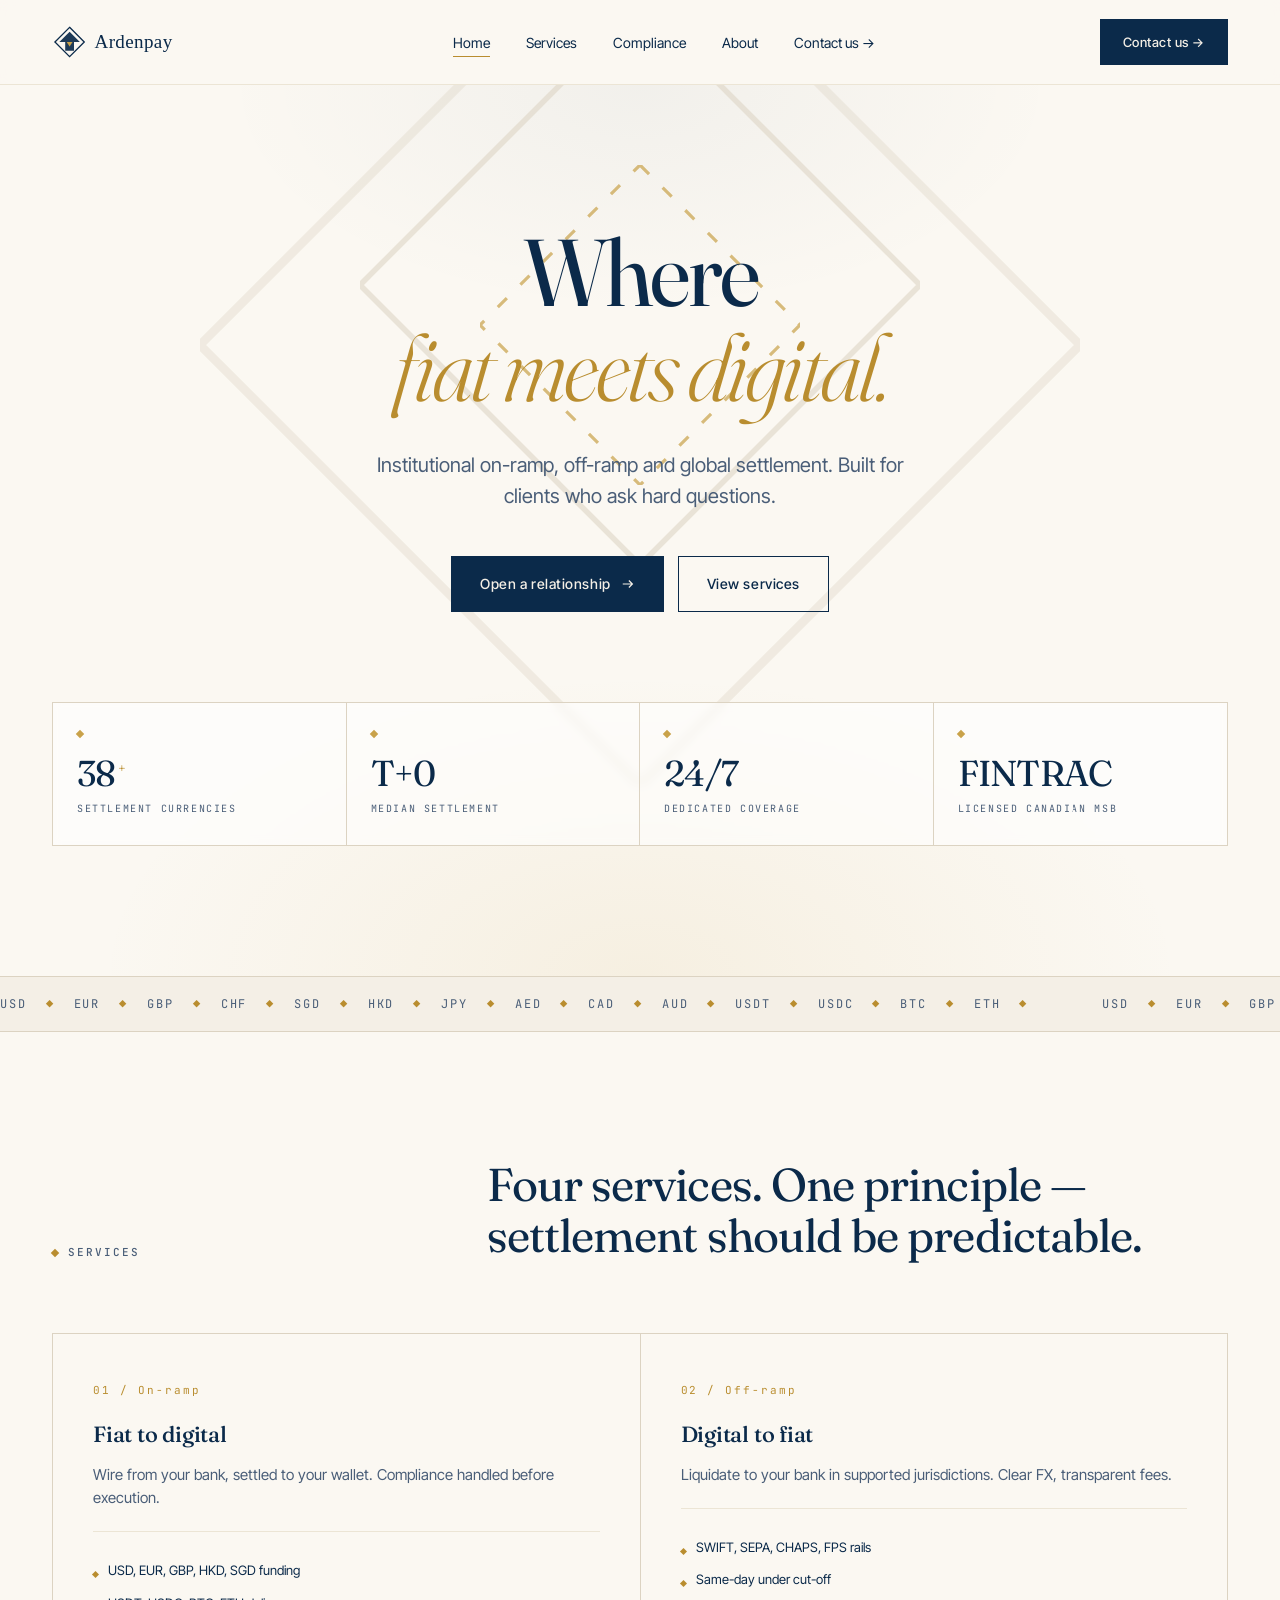
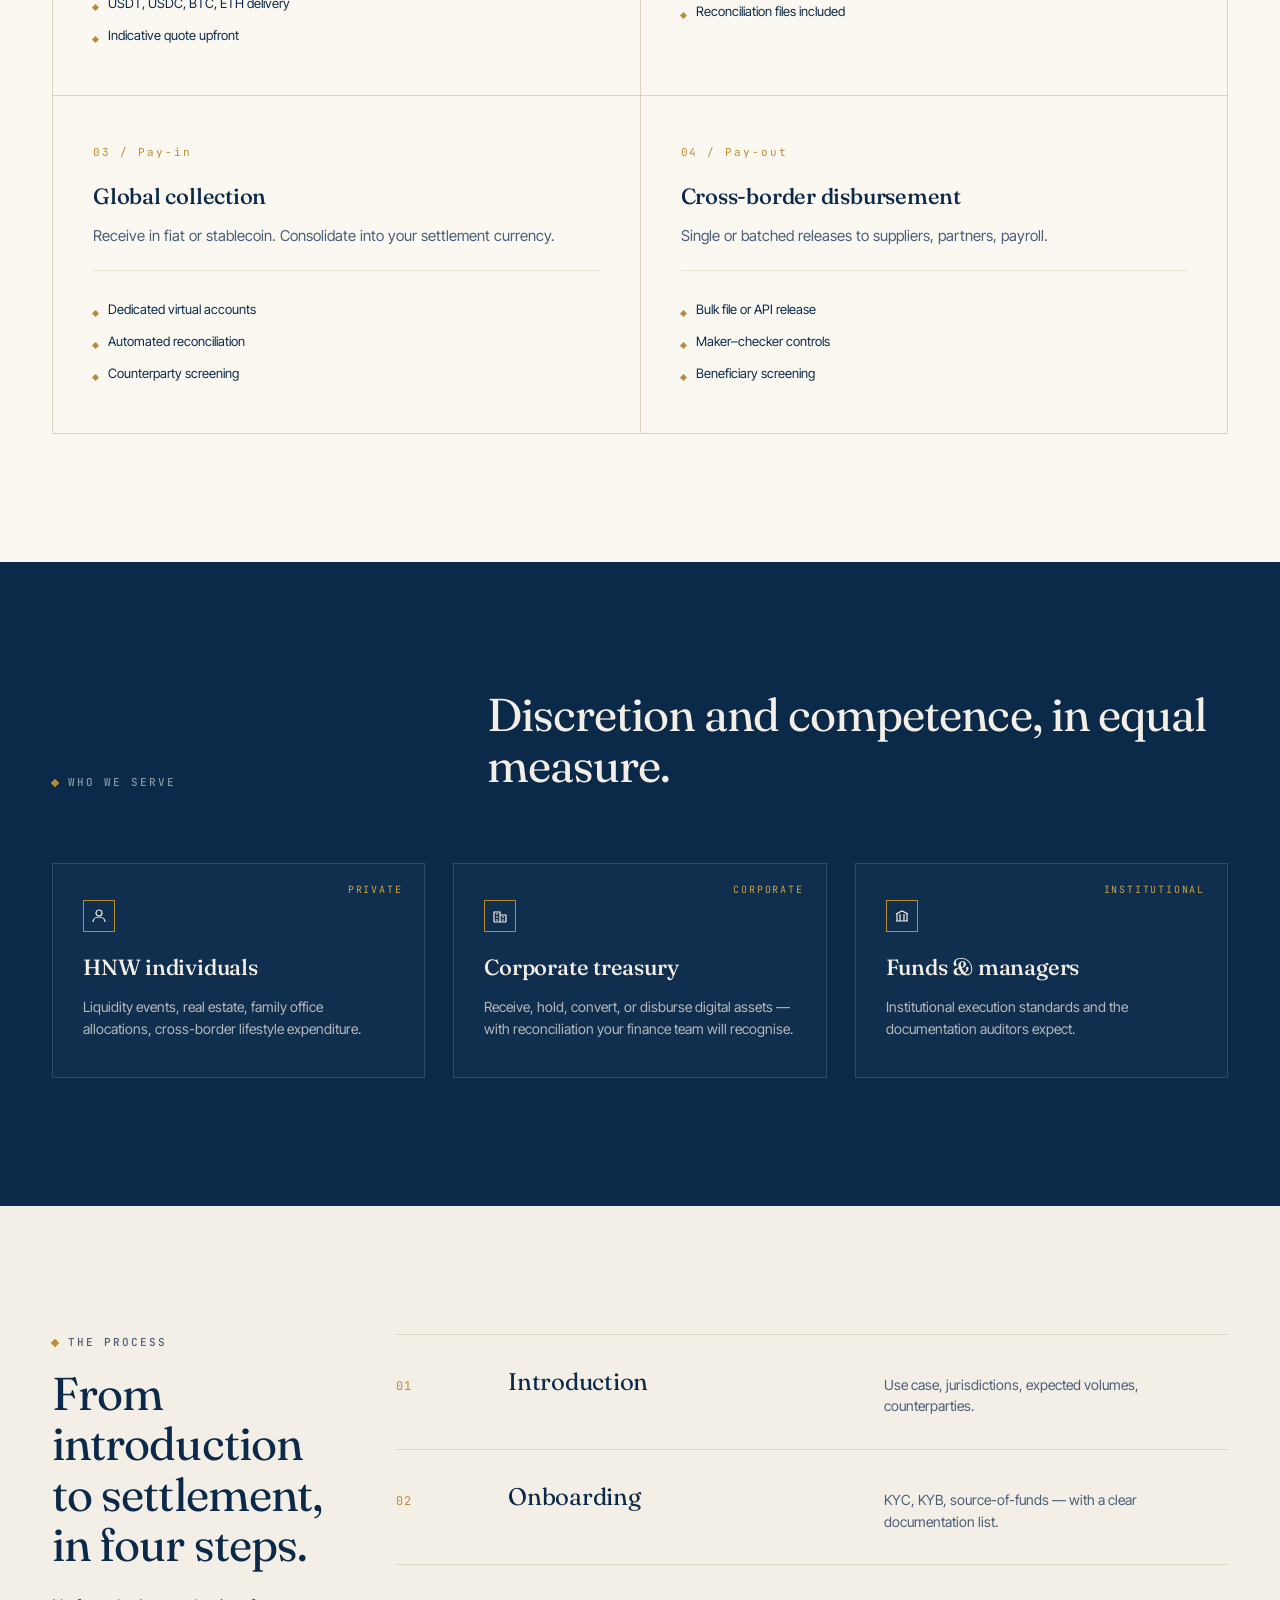
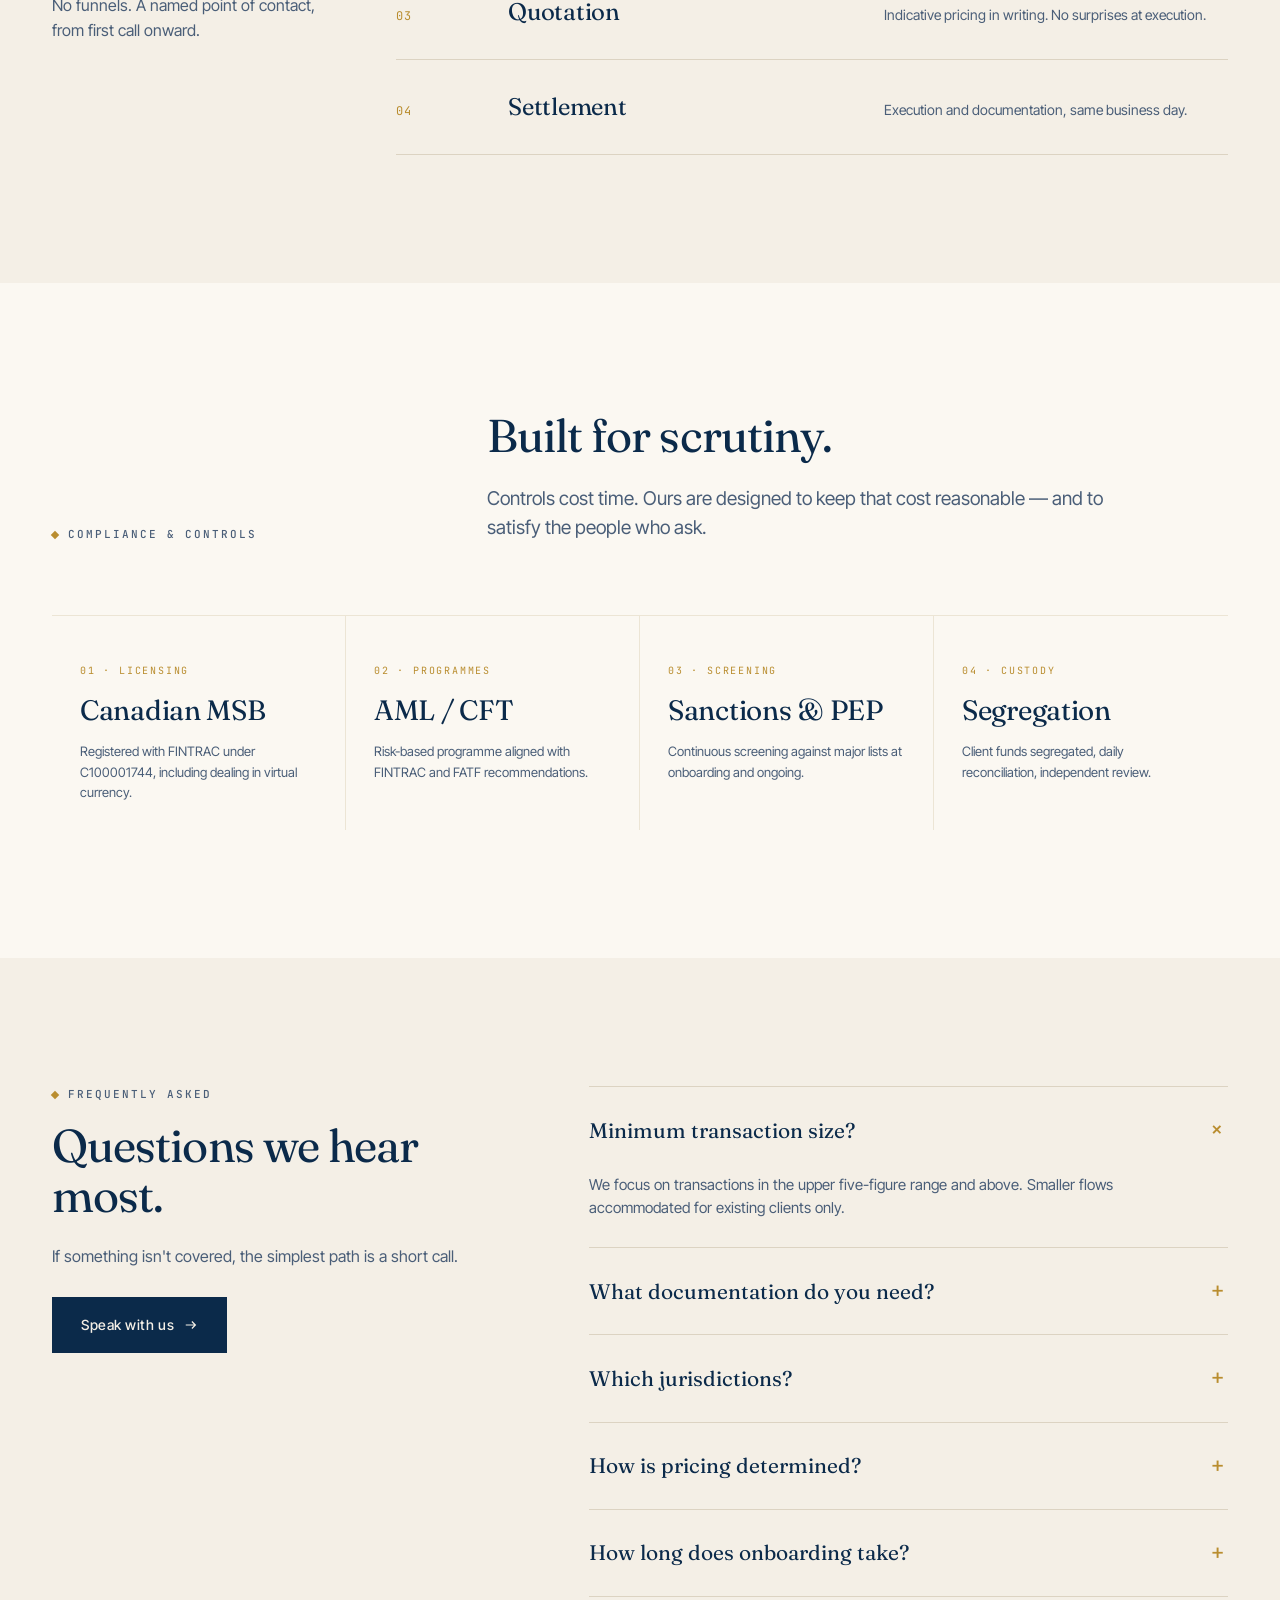
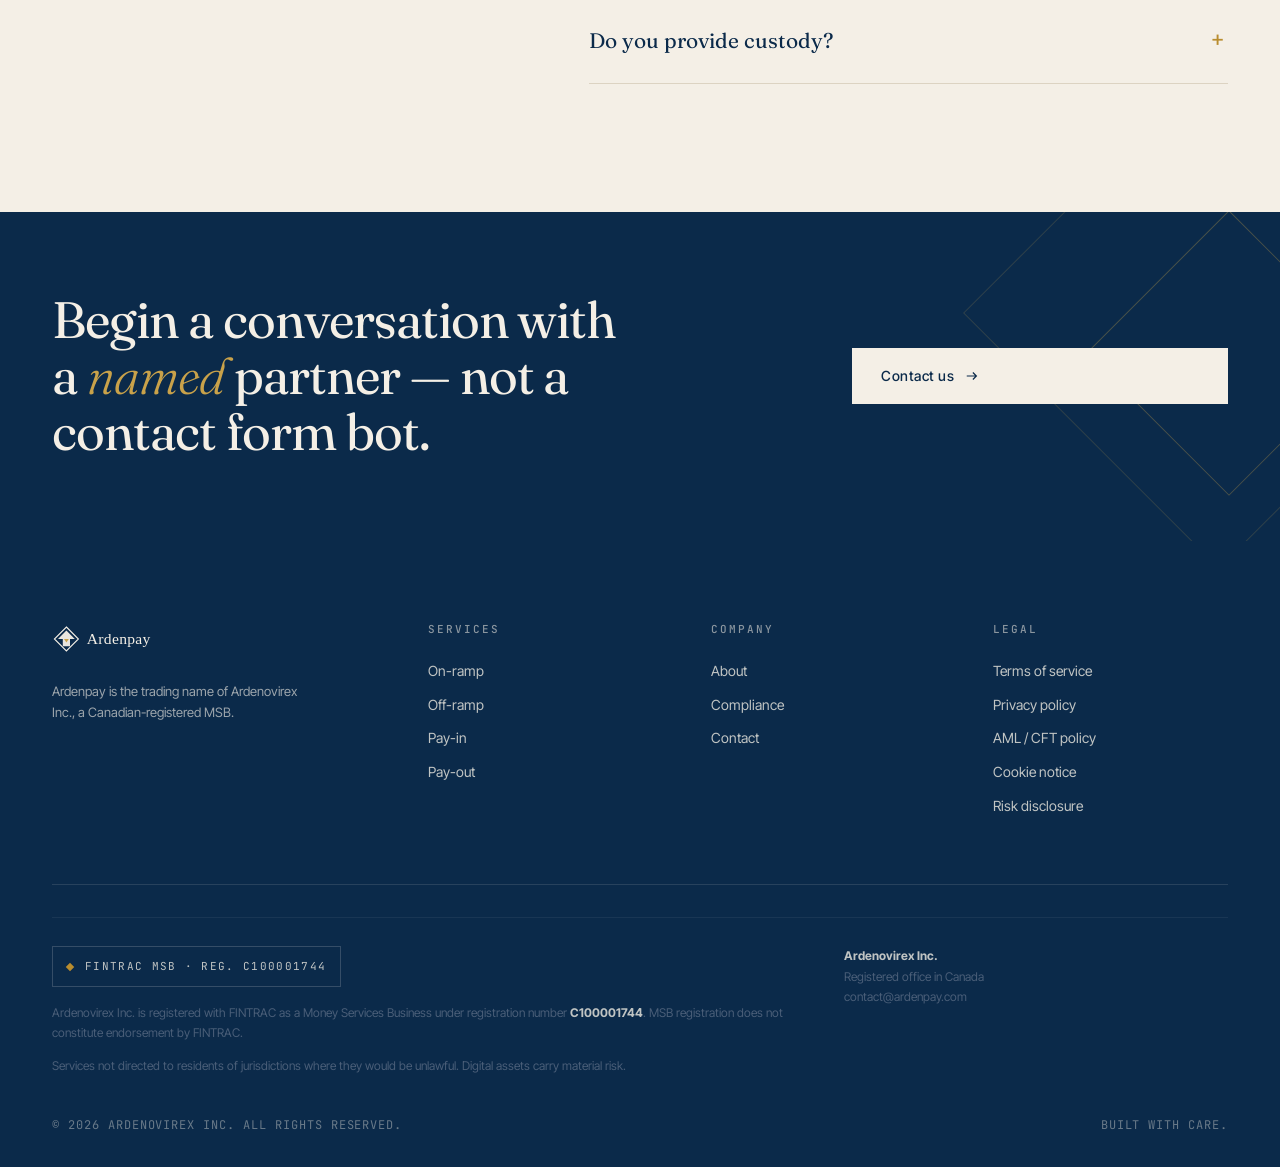
<file: index.html>
<!doctype html>
<html lang="en">
<head>
  <meta charset="utf-8">
  <meta name="viewport" content="width=device-width, initial-scale=1">
  <title>Ardenpay — Where fiat meets digital</title>
  <meta name="description" content="Institutional on-ramp, off-ramp, pay-in and pay-out. Operated by Ardenovirex Inc., a Canadian MSB (C100001744).">
  <link rel="icon" type="image/svg+xml" href="assets/favicon.svg">
  <link rel="preconnect" href="https://fonts.googleapis.com">
  <link rel="preconnect" href="https://fonts.gstatic.com" crossorigin>
  <link href="https://fonts.googleapis.com/css2?family=Fraunces:opsz,wght@9..144,300..600&family=Inter+Tight:wght@400;500;600&family=JetBrains+Mono:wght@400;500&display=swap" rel="stylesheet">
  <link rel="stylesheet" href="assets/style.css">
  <style>
    /* HERO — centred, big serif, layered diamonds */
    .hero {
      position: relative;
      padding: 140px 0 130px;
      overflow: hidden;
      background: var(--paper);
    }
    .hero-bg {
      position: absolute; inset: 0;
      pointer-events: none;
      background:
        radial-gradient(900px 500px at 50% 100%, rgba(201, 162, 74, 0.10), transparent 60%),
        radial-gradient(700px 380px at 50% 0%, rgba(11, 42, 74, 0.04), transparent 60%);
    }
    .hero-bg svg { position: absolute; }
    .d-out { top: -180px; left: 50%; transform: translateX(-50%); width: 880px; height: 880px; opacity: .35; }
    .d-out path { fill: none; stroke: var(--rule); stroke-width: 1; }
    .d-mid { top: -80px; left: 50%; transform: translateX(-50%); width: 560px; height: 560px; opacity: .55; }
    .d-mid path { fill: none; stroke: var(--rule); stroke-width: 1; }
    .d-acc { top: 80px; left: 50%; transform: translateX(-50%); width: 320px; height: 320px; opacity: .7; animation: rot 60s linear infinite; }
    .d-acc path { fill: none; stroke: var(--gold-soft); stroke-width: 1; stroke-dasharray: 4 6; }
    @keyframes rot {
      from { transform: translateX(-50%) rotate(0); }
      to { transform: translateX(-50%) rotate(360deg); }
    }
    .hero-content {
      position: relative; z-index: 2;
      text-align: center; max-width: 920px; margin: 0 auto;
    }
    .hero h1 {
      font-size: clamp(48px, 7.4vw, 96px);
      line-height: 1.0; letter-spacing: -0.03em;
    }
    .hero h1 em {
      display: block; font-style: italic; font-weight: 300; color: var(--gold);
    }
    .hero .lede {
      margin: 36px auto 0; font-size: 20px; max-width: 48ch; color: var(--ink-soft);
    }
    .hero-actions {
      display: flex; gap: 14px; flex-wrap: wrap; justify-content: center; margin-top: 44px;
    }
    .hstrip {
      position: relative; z-index: 2;
      margin-top: 90px;
      display: grid; grid-template-columns: repeat(4, 1fr);
      border: 1px solid var(--rule);
      background: rgba(255,255,255,0.6);
      backdrop-filter: blur(4px);
      -webkit-backdrop-filter: blur(4px);
    }
    .hstrip .it {
      padding: 28px 24px;
      border-right: 1px solid var(--rule);
      text-align: left;
    }
    .hstrip .it:last-child { border-right: 0; }
    .hstrip .it::before {
      content: ""; display: block;
      width: 6px; height: 6px;
      background: var(--gold-soft); transform: rotate(45deg);
      margin-bottom: 18px;
    }
    .hstrip .num {
      font-family: var(--serif);
      font-size: 36px; line-height: 1; letter-spacing: -0.02em;
      color: var(--ink); font-weight: 400;
    }
    .hstrip .num sup { font-size: 14px; color: var(--gold); margin-left: 2px; }
    .hstrip .lab {
      font-family: var(--mono); font-size: 10px;
      letter-spacing: 0.16em; text-transform: uppercase;
      color: var(--ink-soft); margin-top: 10px;
    }
    @media (max-width: 880px) {
      .hstrip { grid-template-columns: 1fr 1fr; }
      .hstrip .it:nth-child(2) { border-right: 0; }
      .hstrip .it:nth-child(1), .hstrip .it:nth-child(2) { border-bottom: 1px solid var(--rule); }
    }

    /* SERVICES */
    .services-grid {
      display: grid; grid-template-columns: repeat(2, 1fr);
      border-top: 1px solid var(--rule); border-left: 1px solid var(--rule);
    }
    @media (max-width: 880px) { .services-grid { grid-template-columns: 1fr; } }
    .service {
      padding: 48px 40px 44px;
      border-right: 1px solid var(--rule); border-bottom: 1px solid var(--rule);
      position: relative; background: var(--paper);
      transition: background .3s ease; overflow: hidden;
    }
    .service::after {
      content: ""; position: absolute; left: 0; bottom: 0;
      width: 0; height: 2px; background: var(--gold);
      transition: width .4s ease;
    }
    .service:hover { background: var(--ivory); }
    .service:hover::after { width: 100%; }
    .service .num {
      font-family: var(--mono); font-size: 11px; letter-spacing: 0.18em;
      color: var(--gold); margin-bottom: 22px;
    }
    .service h3 { margin-bottom: 14px; }
    .service p { font-size: 15px; }
    .service ul {
      list-style: none; margin-top: 22px;
      padding-top: 22px; border-top: 1px solid var(--rule-soft);
    }
    .service li {
      font-size: 13px; color: var(--ink); padding: 6px 0;
      display: flex; gap: 10px; align-items: baseline;
    }
    .service li::before {
      content: ""; width: 5px; height: 5px;
      background: var(--gold); transform: rotate(45deg);
      flex-shrink: 0; position: relative; top: 2px;
    }

    /* CLIENTELE */
    .clientele-grid { display: grid; grid-template-columns: repeat(3, 1fr); gap: 28px; }
    @media (max-width: 880px) { .clientele-grid { grid-template-columns: 1fr; } }
    .client-card {
      padding: 36px 30px;
      border: 1px solid rgba(244,239,230,0.14);
      background: rgba(255,255,255,0.02);
      position: relative; transition: border-color .3s ease;
    }
    .client-card:hover { border-color: rgba(201,162,74,0.4); }
    .client-card .icon {
      width: 32px; height: 32px; margin-bottom: 22px;
      border: 1px solid var(--gold); display: grid; place-items: center;
    }
    .client-card .icon svg { width: 16px; height: 16px; stroke: var(--gold-soft); }
    .client-card h3 { font-size: 22px; margin-bottom: 14px; }
    .client-card p { font-size: 14px; line-height: 1.6; }
    .client-card .tag {
      position: absolute; top: 18px; right: 22px;
      font-family: var(--mono); font-size: 10px; color: var(--gold-soft);
      letter-spacing: 0.18em; text-transform: uppercase;
    }

    /* PROCESS */
    .process-wrap { display: grid; grid-template-columns: 280px 1fr; gap: 64px; align-items: start; }
    @media (max-width: 880px) { .process-wrap { grid-template-columns: 1fr; gap: 32px; } }
    .process-list { counter-reset: step; list-style: none; }
    .process-list li {
      counter-increment: step;
      padding: 32px 0; border-top: 1px solid var(--rule);
      display: grid; grid-template-columns: 80px 1fr 1fr;
      gap: 32px; align-items: baseline;
    }
    .process-list li:last-child { border-bottom: 1px solid var(--rule); }
    .process-list li::before {
      content: "0" counter(step);
      font-family: var(--mono); font-size: 12px; color: var(--gold);
      letter-spacing: 0.12em;
    }
    .process-list h3 {
      font-size: 24px; font-family: var(--serif); font-weight: 400;
    }
    .process-list p { font-size: 14px; }
    @media (max-width: 720px) {
      .process-list li { grid-template-columns: 50px 1fr; }
      .process-list li p { grid-column: 2; }
    }

    /* PILLARS */
    .pillars {
      display: grid; grid-template-columns: repeat(4, 1fr);
      margin-top: 56px; border-top: 1px solid var(--rule-soft);
    }
    @media (max-width: 880px) { .pillars { grid-template-columns: 1fr 1fr; } }
    @media (max-width: 480px) { .pillars { grid-template-columns: 1fr; } }
    .pillar {
      padding: 40px 28px 28px; border-right: 1px solid var(--rule-soft);
    }
    .pillar:last-child { border-right: 0; }
    .pillar .label {
      font-family: var(--mono); font-size: 10px;
      letter-spacing: 0.18em; text-transform: uppercase; color: var(--gold);
    }
    .pillar h3 {
      margin-top: 14px; font-size: 28px; font-family: var(--serif);
      font-weight: 400; line-height: 1.1;
    }
    .pillar p { font-size: 13px; margin-top: 16px; line-height: 1.55; }

    /* FAQ */
    .faq-wrap { display: grid; grid-template-columns: 1fr 1.4fr; gap: 80px; align-items: start; }
    @media (max-width: 880px) { .faq-wrap { grid-template-columns: 1fr; gap: 32px; } }
    .faq-item { border-top: 1px solid var(--rule); }
    .faq-item:last-child { border-bottom: 1px solid var(--rule); }
    .faq-item summary {
      list-style: none; cursor: pointer;
      display: flex; justify-content: space-between; align-items: center;
      padding: 26px 0;
      font-family: var(--serif); font-size: 21px; color: var(--ink); font-weight: 400;
    }
    .faq-item summary::-webkit-details-marker { display: none; }
    .faq-item .toggle {
      font-family: var(--mono); font-size: 22px; color: var(--gold);
      transition: transform .25s ease;
      width: 22px; text-align: center;
    }
    .faq-item[open] .toggle { transform: rotate(45deg); }
    .faq-item .answer {
      padding: 0 0 28px; max-width: 60ch; font-size: 15px; color: var(--ink-soft);
    }

    /* CTA STRIP */
    .cta-strip {
      padding: 80px 0; background: var(--ink); color: var(--ivory);
      position: relative; overflow: hidden;
    }
    .cta-strip::before {
      content: ""; position: absolute; right: -120px; top: -80px;
      width: 360px; height: 360px;
      border: 1px solid rgba(201,162,74,0.18); transform: rotate(45deg);
    }
    .cta-strip::after {
      content: ""; position: absolute; right: -50px; top: 40px;
      width: 200px; height: 200px;
      border: 1px solid rgba(201,162,74,0.32); transform: rotate(45deg);
      animation: rot 80s linear infinite;
    }
    .cta-strip .container {
      display: grid; grid-template-columns: 2fr 1fr; gap: 48px; align-items: center;
      position: relative; z-index: 2;
    }
    @media (max-width: 880px) { .cta-strip .container { grid-template-columns: 1fr; } }
    .cta-strip h2 {
      color: var(--ivory); font-size: clamp(32px, 4vw, 52px);
      max-width: 18ch; line-height: 1.1;
    }
    .cta-strip h2 em { color: var(--gold-soft); font-style: italic; font-weight: 300; }
    .cta-strip .btn {
      background: var(--ivory); color: var(--ink); border-color: var(--ivory);
    }
    .cta-strip .btn:hover { background: var(--gold-soft); border-color: var(--gold-soft); }
  </style>
</head>
<body>

<header class="site-header">
  <div class="container nav">
    <a class="nav-logo" href="index.html" aria-label="Ardenpay home">
      <img src="assets/logo.svg" alt="Ardenpay">
    </a>
    <nav>
      <ul class="nav-links">
        <li><a href="index.html" class="active">Home</a></li>
        <li><a href="services.html">Services</a></li>
        <li><a href="compliance.html">Compliance</a></li>
        <li><a href="about.html">About</a></li>
      
        <li><a href="contact.html" class="mobile-cta">Contact us →</a></li>
      </ul>
    </nav>
    <a href="contact.html" class="nav-cta">Contact us →</a>
    <button class="nav-toggle" aria-label="Menu">
      <svg class="icon-open" width="22" height="22" viewBox="0 0 22 22" fill="none"><path d="M3 6h16M3 11h16M3 16h16" stroke="#0B2A4A" stroke-width="1.4"/></svg>
      <svg class="icon-close" width="22" height="22" viewBox="0 0 22 22" fill="none"><path d="M5 5l12 12M17 5L5 17" stroke="#0B2A4A" stroke-width="1.4"/></svg>
    </button>
  </div>
</header>

<section class="hero">
  <div class="hero-bg">
    <svg class="d-out" viewBox="0 0 100 100" preserveAspectRatio="none"><path d="M50 0 L100 50 L50 100 L0 50 Z"/></svg>
    <svg class="d-mid" viewBox="0 0 100 100" preserveAspectRatio="none"><path d="M50 0 L100 50 L50 100 L0 50 Z"/></svg>
    <svg class="d-acc" viewBox="0 0 100 100" preserveAspectRatio="none"><path d="M50 0 L100 50 L50 100 L0 50 Z"/></svg>
  </div>

  <div class="container">
    <div class="hero-content">
      <h1>Where <em>fiat meets digital.</em></h1>
      <p class="lede">Institutional on-ramp, off-ramp and global settlement. Built for clients who ask hard questions.</p>
      <div class="hero-actions">
        <a class="btn" href="contact.html">Open a relationship
          <svg class="arrow" viewBox="0 0 16 16" fill="none"><path d="M2 8h11M9 4l4 4-4 4" stroke="currentColor" stroke-width="1.4"/></svg>
        </a>
        <a class="btn btn--ghost" href="services.html">View services</a>
      </div>
    </div>

    <div class="hstrip">
      <div class="it"><div class="num">38<sup>+</sup></div><div class="lab">Settlement currencies</div></div>
      <div class="it"><div class="num">T+0</div><div class="lab">Median settlement</div></div>
      <div class="it"><div class="num">24/7</div><div class="lab">Dedicated coverage</div></div>
      <div class="it"><div class="num">FINTRAC</div><div class="lab">Licensed Canadian MSB</div></div>
    </div>
  </div>
</section>

<div class="ticker" aria-hidden="true">
  <div class="ticker-inner">
    <span>USD <span class="dot">◆</span> EUR <span class="dot">◆</span> GBP <span class="dot">◆</span> CHF <span class="dot">◆</span> SGD <span class="dot">◆</span> HKD <span class="dot">◆</span> JPY <span class="dot">◆</span> AED <span class="dot">◆</span> CAD <span class="dot">◆</span> AUD <span class="dot">◆</span> USDT <span class="dot">◆</span> USDC <span class="dot">◆</span> BTC <span class="dot">◆</span> ETH <span class="dot">◆</span></span>
    <span>USD <span class="dot">◆</span> EUR <span class="dot">◆</span> GBP <span class="dot">◆</span> CHF <span class="dot">◆</span> SGD <span class="dot">◆</span> HKD <span class="dot">◆</span> JPY <span class="dot">◆</span> AED <span class="dot">◆</span> CAD <span class="dot">◆</span> AUD <span class="dot">◆</span> USDT <span class="dot">◆</span> USDC <span class="dot">◆</span> BTC <span class="dot">◆</span> ETH <span class="dot">◆</span></span>
  </div>
</div>

<section class="section">
  <div class="container">
    <div class="section-head">
      <p class="eyebrow"><span class="bullet"></span>Services</p>
      <div><h2>Four services. One principle — settlement should be predictable.</h2></div>
    </div>
    <div class="services-grid">
      <article class="service"><div class="num">01 / On-ramp</div><h3>Fiat to digital</h3><p>Wire from your bank, settled to your wallet. Compliance handled before execution.</p><ul><li>USD, EUR, GBP, HKD, SGD funding</li><li>USDT, USDC, BTC, ETH delivery</li><li>Indicative quote upfront</li></ul></article>
      <article class="service"><div class="num">02 / Off-ramp</div><h3>Digital to fiat</h3><p>Liquidate to your bank in supported jurisdictions. Clear FX, transparent fees.</p><ul><li>SWIFT, SEPA, CHAPS, FPS rails</li><li>Same-day under cut-off</li><li>Reconciliation files included</li></ul></article>
      <article class="service"><div class="num">03 / Pay-in</div><h3>Global collection</h3><p>Receive in fiat or stablecoin. Consolidate into your settlement currency.</p><ul><li>Dedicated virtual accounts</li><li>Automated reconciliation</li><li>Counterparty screening</li></ul></article>
      <article class="service"><div class="num">04 / Pay-out</div><h3>Cross-border disbursement</h3><p>Single or batched releases to suppliers, partners, payroll.</p><ul><li>Bulk file or API release</li><li>Maker–checker controls</li><li>Beneficiary screening</li></ul></article>
    </div>
  </div>
</section>

<section class="section section--ink">
  <div class="container">
    <div class="section-head">
      <p class="eyebrow"><span class="bullet"></span>Who we serve</p>
      <div><h2>Discretion and competence, in equal measure.</h2></div>
    </div>
    <div class="clientele-grid">
      <div class="client-card"><span class="tag">Private</span><div class="icon"><svg viewBox="0 0 16 16" fill="none"><circle cx="8" cy="5" r="3" stroke="currentColor" stroke-width="1.2"/><path d="M2 14c0-3 2.7-5 6-5s6 2 6 5" stroke="currentColor" stroke-width="1.2"/></svg></div><h3>HNW individuals</h3><p>Liquidity events, real estate, family office allocations, cross-border lifestyle expenditure.</p></div>
      <div class="client-card"><span class="tag">Corporate</span><div class="icon"><svg viewBox="0 0 16 16" fill="none"><path d="M2 14V4h6v10M8 14V7h6v7M2 14h12M4 6h2M4 9h2M4 12h2M10 9h2M10 12h2" stroke="currentColor" stroke-width="1.2"/></svg></div><h3>Corporate treasury</h3><p>Receive, hold, convert, or disburse digital assets — with reconciliation your finance team will recognise.</p></div>
      <div class="client-card"><span class="tag">Institutional</span><div class="icon"><svg viewBox="0 0 16 16" fill="none"><path d="M2 6l6-3 6 3M3 6v7M13 6v7M6 6v7M10 6v7M2 13h12" stroke="currentColor" stroke-width="1.2"/></svg></div><h3>Funds & managers</h3><p>Institutional execution standards and the documentation auditors expect.</p></div>
    </div>
  </div>
</section>

<section class="section section--ivory">
  <div class="container">
    <div class="process-wrap">
      <div>
        <p class="eyebrow"><span class="bullet"></span>The process</p>
        <h2 style="margin-top:18px;">From introduction to settlement, in four steps.</h2>
        <p style="margin-top:22px; max-width: 36ch;">No funnels. A named point of contact, from first call onward.</p>
      </div>
      <ol class="process-list">
        <li><h3>Introduction</h3><p>Use case, jurisdictions, expected volumes, counterparties.</p></li>
        <li><h3>Onboarding</h3><p>KYC, KYB, source-of-funds — with a clear documentation list.</p></li>
        <li><h3>Quotation</h3><p>Indicative pricing in writing. No surprises at execution.</p></li>
        <li><h3>Settlement</h3><p>Execution and documentation, same business day.</p></li>
      </ol>
    </div>
  </div>
</section>

<section class="section">
  <div class="container">
    <div class="section-head">
      <p class="eyebrow"><span class="bullet"></span>Compliance & controls</p>
      <div>
        <h2>Built for scrutiny.</h2>
        <p class="lede" style="margin-top: 22px;">Controls cost time. Ours are designed to keep that cost reasonable — and to satisfy the people who ask.</p>
      </div>
    </div>
    <div class="pillars">
      <div class="pillar"><span class="label">01 · Licensing</span><h3>Canadian MSB</h3><p>Registered with FINTRAC under C100001744, including dealing in virtual currency.</p></div>
      <div class="pillar"><span class="label">02 · Programmes</span><h3>AML / CFT</h3><p>Risk-based programme aligned with FINTRAC and FATF recommendations.</p></div>
      <div class="pillar"><span class="label">03 · Screening</span><h3>Sanctions & PEP</h3><p>Continuous screening against major lists at onboarding and ongoing.</p></div>
      <div class="pillar"><span class="label">04 · Custody</span><h3>Segregation</h3><p>Client funds segregated, daily reconciliation, independent review.</p></div>
    </div>
  </div>
</section>

<section class="section section--ivory">
  <div class="container faq-wrap">
    <div>
      <p class="eyebrow"><span class="bullet"></span>Frequently asked</p>
      <h2 style="margin-top: 18px;">Questions we hear most.</h2>
      <p style="margin-top: 22px;">If something isn't covered, the simplest path is a short call.</p>
      <a class="btn" href="contact.html" style="margin-top: 28px;">Speak with us
        <svg class="arrow" viewBox="0 0 16 16" fill="none"><path d="M2 8h11M9 4l4 4-4 4" stroke="currentColor" stroke-width="1.4"/></svg>
      </a>
    </div>
    <div>
      <details class="faq-item" open><summary>Minimum transaction size? <span class="toggle">+</span></summary><div class="answer">We focus on transactions in the upper five-figure range and above. Smaller flows accommodated for existing clients only.</div></details>
      <details class="faq-item"><summary>What documentation do you need? <span class="toggle">+</span></summary><div class="answer">Individuals: ID, proof of residence, source-of-funds. Corporates: incorporation documents, beneficial owners, financial statements. Exact list provided at onboarding.</div></details>
      <details class="faq-item"><summary>Which jurisdictions? <span class="toggle">+</span></summary><div class="answer">Most major jurisdictions across North America, Europe, the United Kingdom, the Middle East, and Asia-Pacific. Sanctioned jurisdictions excluded.</div></details>
      <details class="faq-item"><summary>How is pricing determined? <span class="toggle">+</span></summary><div class="answer">Quoted per transaction or as a tiered schedule based on volume, currencies, and rails. Indicative pricing before any commitment.</div></details>
      <details class="faq-item"><summary>How long does onboarding take? <span class="toggle">+</span></summary><div class="answer">Individuals: 3–5 business days. Corporates: 1–3 weeks, depending on structure complexity.</div></details>
      <details class="faq-item"><summary>Do you provide custody? <span class="toggle">+</span></summary><div class="answer">No. Assets held only transiently for execution, with daily reconciliation and segregation from corporate funds.</div></details>
    </div>
  </div>
</section>

<section class="cta-strip">
  <div class="container">
    <h2>Begin a conversation with a <em>named</em> partner — not a contact form bot.</h2>
    <a class="btn" href="contact.html">Contact us
      <svg class="arrow" viewBox="0 0 16 16" fill="none"><path d="M2 8h11M9 4l4 4-4 4" stroke="currentColor" stroke-width="1.4"/></svg>
    </a>
  </div>
</section>

<footer class="site-footer">
  <div class="container">
    <div class="footer-top">
      <div class="footer-brand">
        <img src="assets/logo-light.svg" alt="Ardenpay">
        <p>Ardenpay is the trading name of Ardenovirex Inc., a Canadian-registered MSB.</p>
      </div>
      <div class="footer-col"><h5>Services</h5><ul><li><a href="services.html#onramp">On-ramp</a></li><li><a href="services.html#offramp">Off-ramp</a></li><li><a href="services.html#payin">Pay-in</a></li><li><a href="services.html#payout">Pay-out</a></li></ul></div>
      <div class="footer-col"><h5>Company</h5><ul><li><a href="about.html">About</a></li><li><a href="compliance.html">Compliance</a></li><li><a href="contact.html">Contact</a></li></ul></div>
      <div class="footer-col"><h5>Legal</h5><ul><li><a href="legal/terms.html">Terms of service</a></li><li><a href="legal/privacy.html">Privacy policy</a></li><li><a href="legal/aml.html">AML / CFT policy</a></li><li><a href="legal/cookies.html">Cookie notice</a></li><li><a href="legal/risk.html">Risk disclosure</a></li></ul></div>
    </div>
    <div class="footer-legal">
      <div>
        <span class="compliance-badge"><span class="dot"></span>FINTRAC MSB · Reg. C100001744</span>
        <p>Ardenovirex Inc. is registered with FINTRAC as a Money Services Business under registration number <strong style="color: rgba(244,239,230,0.78);">C100001744</strong>. MSB registration does not constitute endorsement by FINTRAC.</p>
        <p style="margin-top: 12px;">Services not directed to residents of jurisdictions where they would be unlawful. Digital assets carry material risk.</p>
      </div>
      <div>
        <p><strong style="color: rgba(244,239,230,0.78);">Ardenovirex Inc.</strong><br>Registered office in Canada<br>contact@ardenpay.com</p>
      </div>
    </div>
    <div class="footer-bottom">
      <span>© 2026 Ardenovirex Inc. All rights reserved.</span>
      <span>Built with care.</span>
    </div>
  </div>
</footer>

<script src="assets/nav.js"></script>
</body>
</html>
</file>
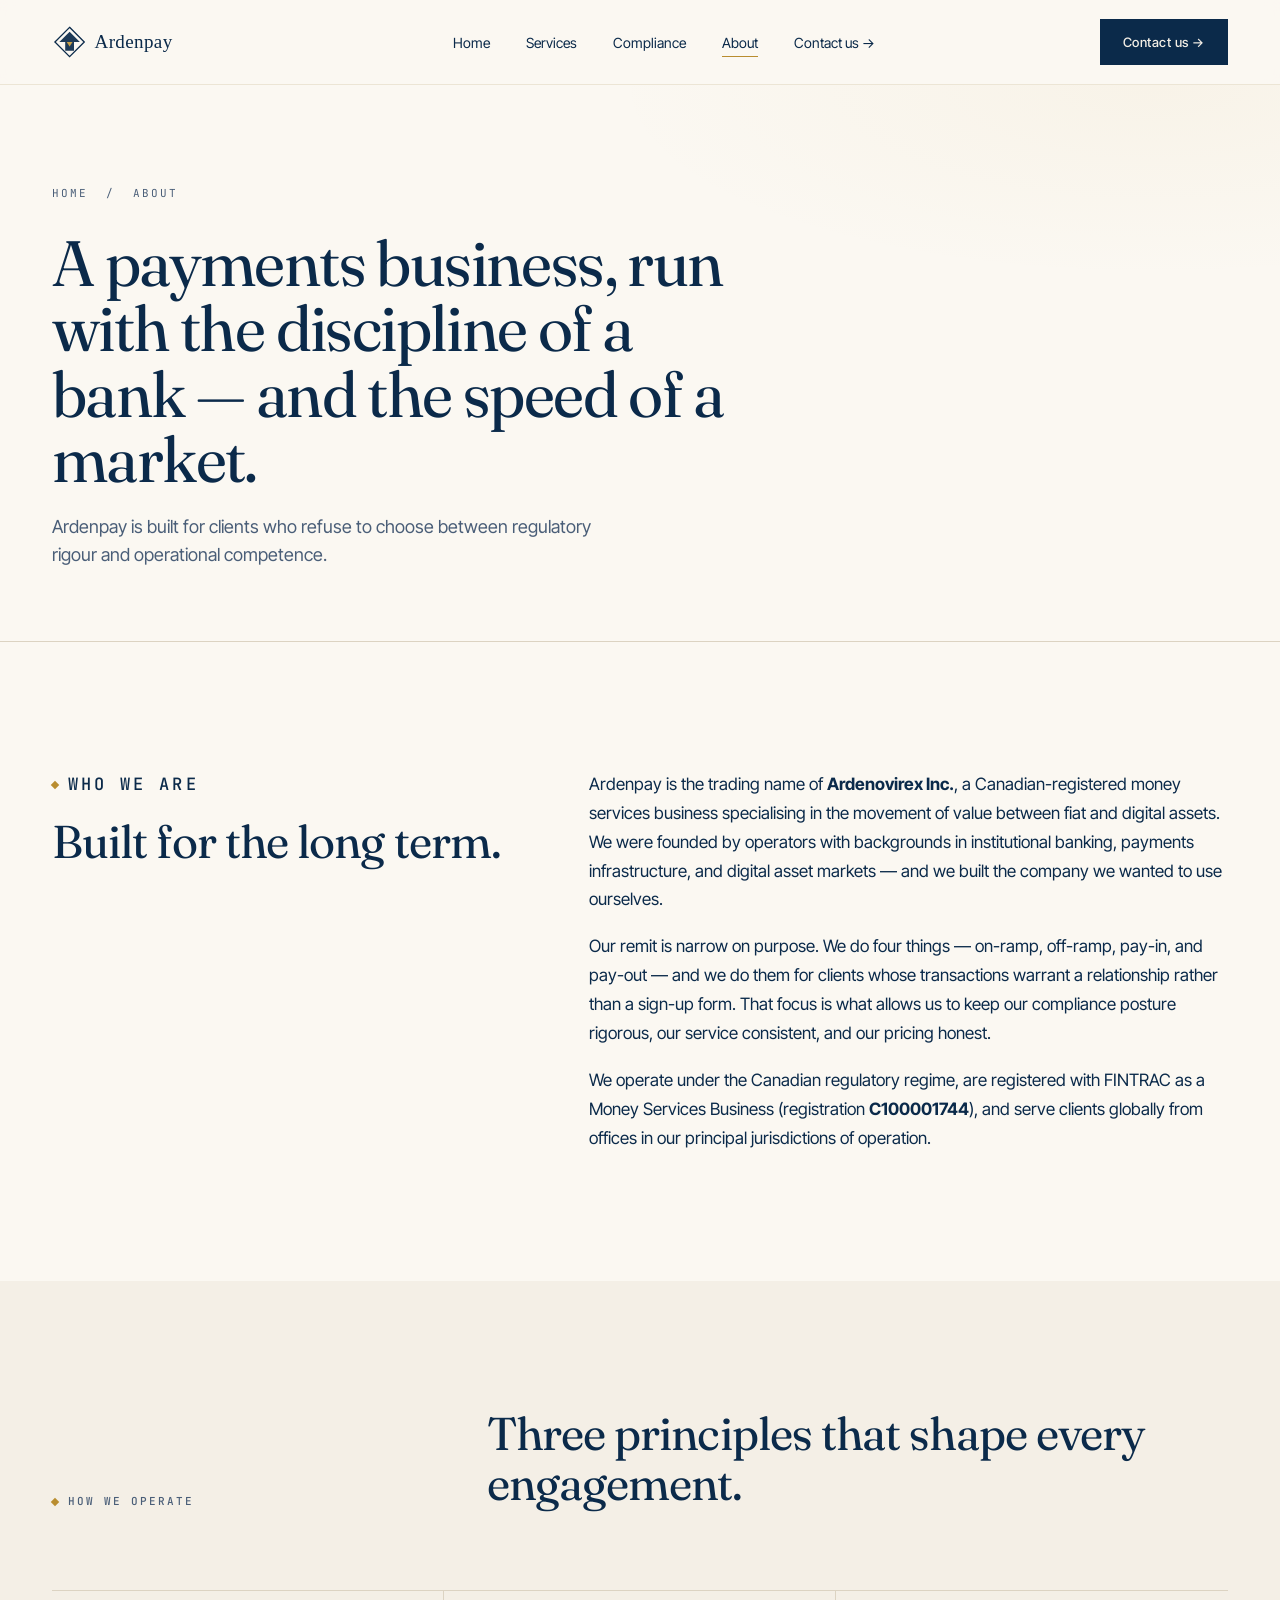
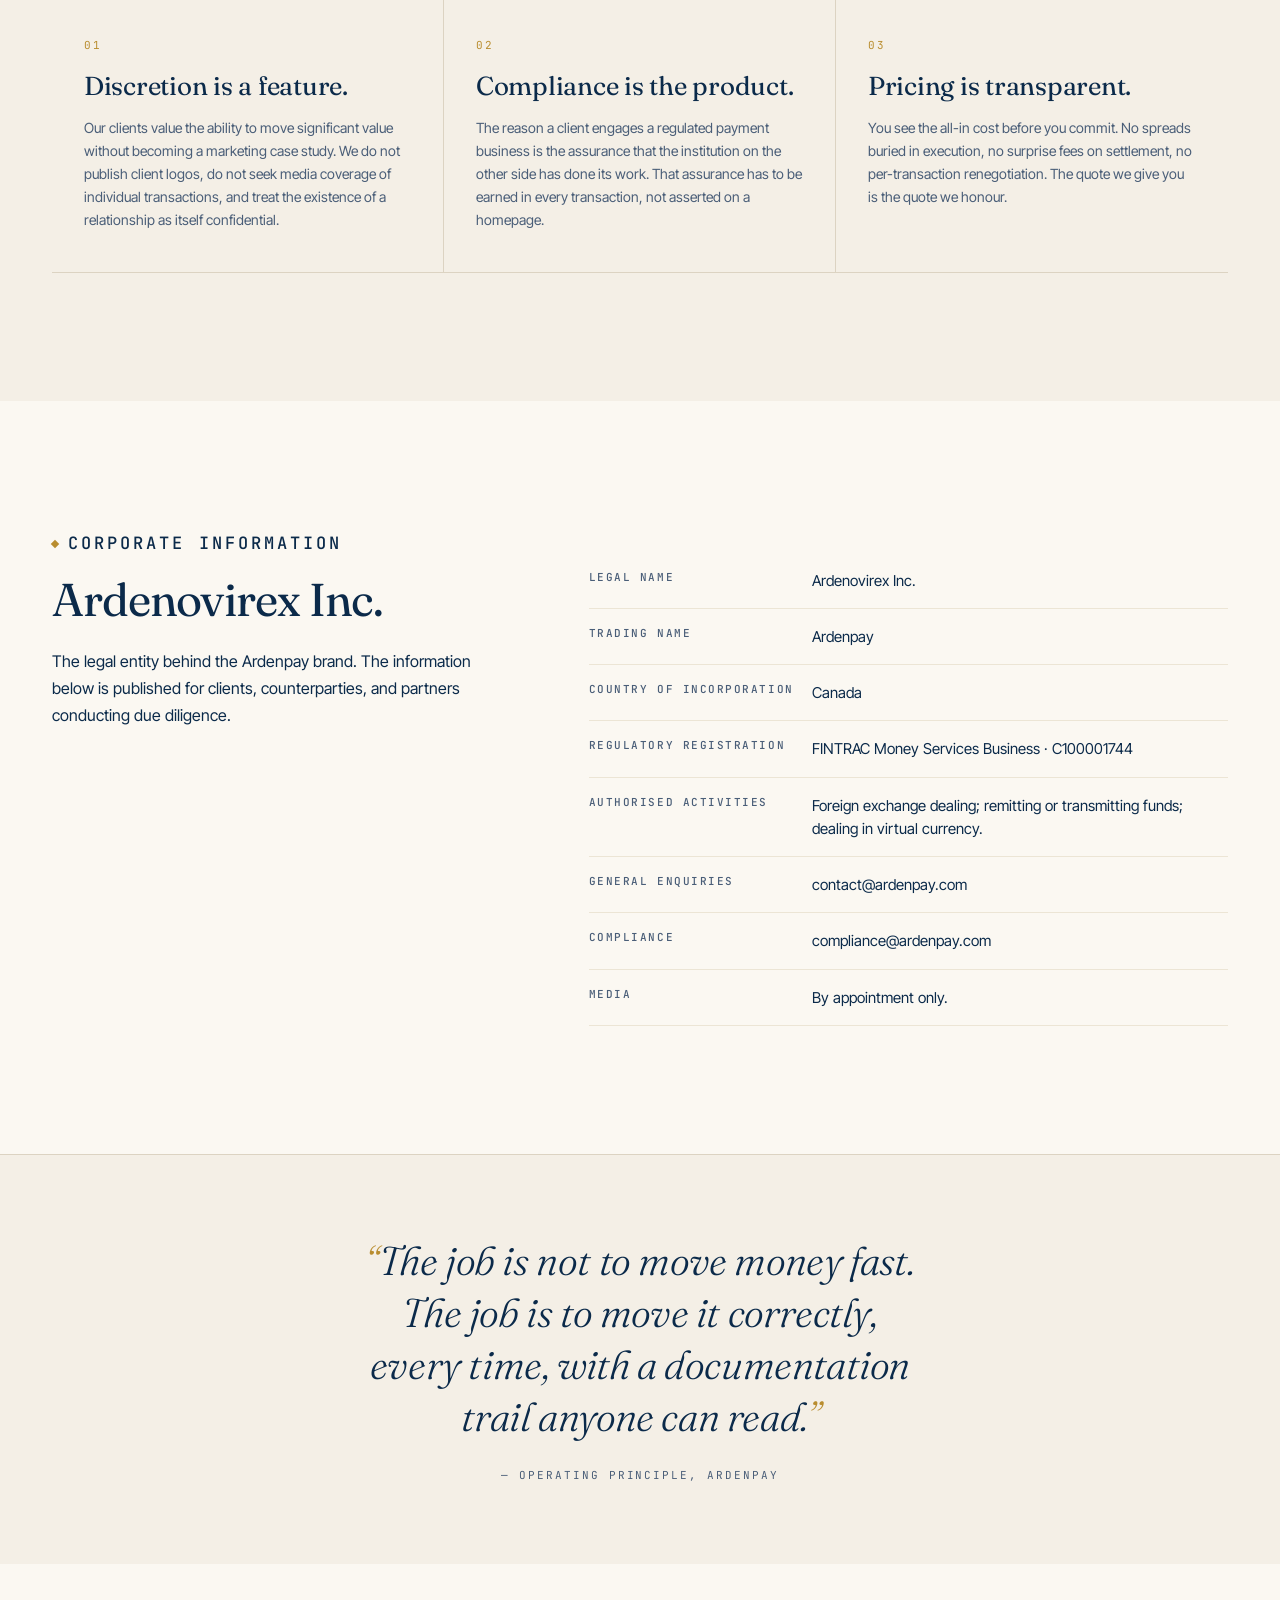
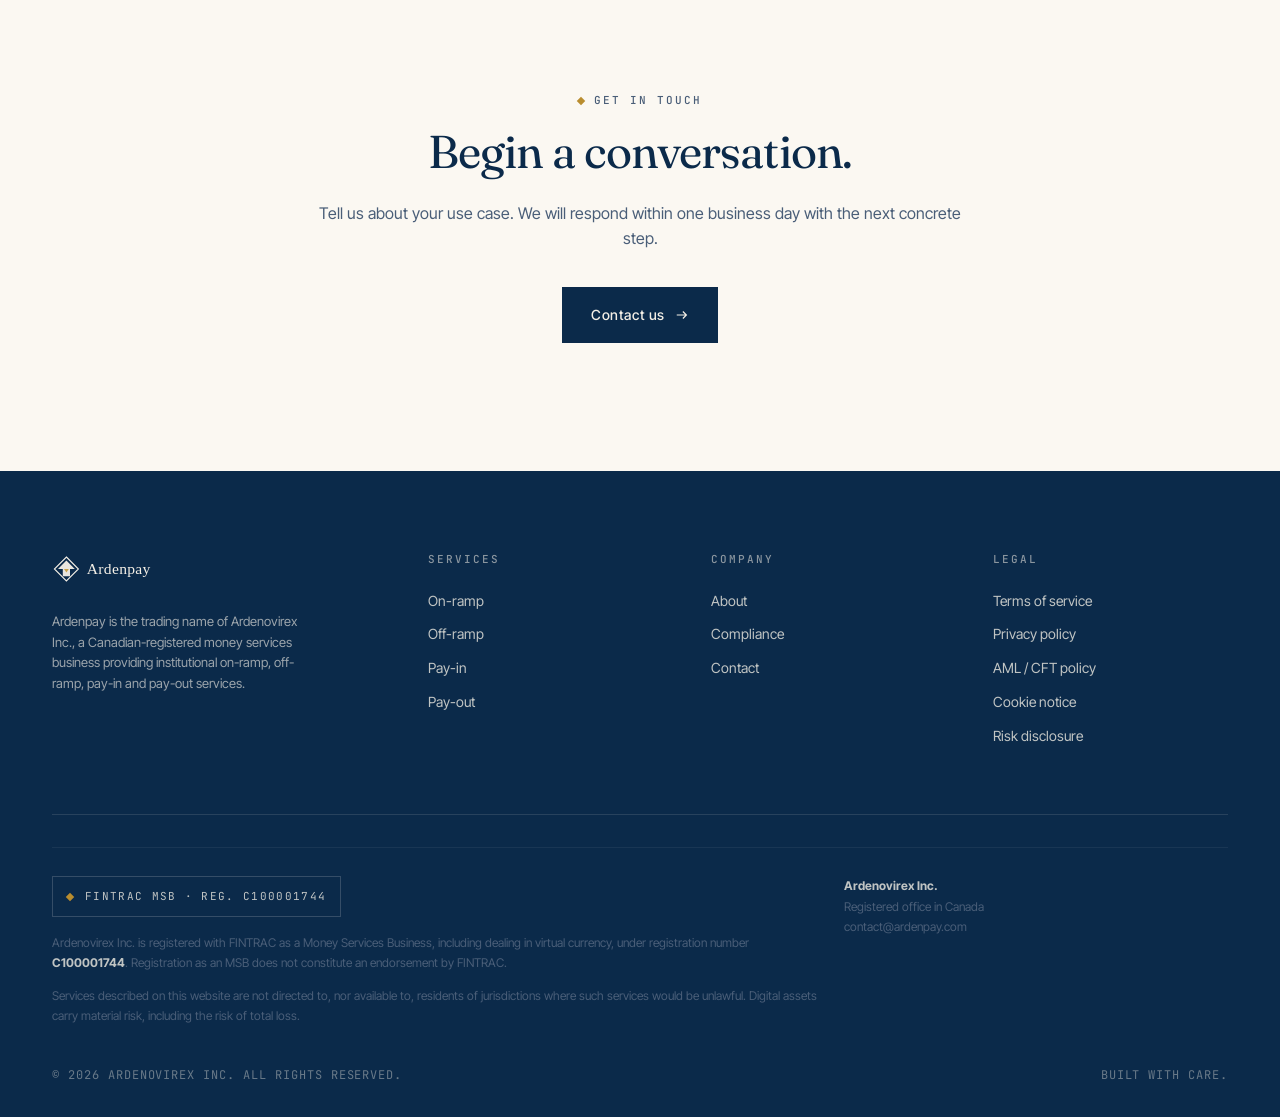
<file: about.html>
<!doctype html>
<html lang="en">
<head>
  <meta charset="utf-8">
  <meta name="viewport" content="width=device-width, initial-scale=1">
  <title>About — Ardenpay</title>
  <meta name="description" content="About Ardenpay and Ardenovirex Inc. — an institutional crypto payments business serving high-net-worth and corporate clients globally.">
  <link rel="icon" type="image/svg+xml" href="assets/favicon.svg">
  <link rel="preconnect" href="https://fonts.googleapis.com">
  <link rel="preconnect" href="https://fonts.gstatic.com" crossorigin>
  <link href="https://fonts.googleapis.com/css2?family=Fraunces:opsz,wght,SOFT@9..144,300..600,30..100&family=Inter+Tight:wght@400;500;600&family=JetBrains+Mono:wght@400;500&display=swap" rel="stylesheet">
  <link rel="stylesheet" href="assets/style.css">
  <style>
    .about-grid {
      display: grid; grid-template-columns: 1fr 1.4fr; gap: 80px;
      align-items: start;
    }
    @media (max-width: 880px) { .about-grid { grid-template-columns: 1fr; gap: 40px; } }
    .about-grid p { font-size: 17px; line-height: 1.7; color: var(--ink); }
    .about-grid p + p { margin-top: 18px; }

    .principles {
      display: grid; grid-template-columns: repeat(3, 1fr);
      gap: 0; margin-top: 80px;
      border-top: 1px solid var(--rule);
    }
    @media (max-width: 880px) { .principles { grid-template-columns: 1fr; } }
    .principle {
      padding: 40px 32px;
      border-right: 1px solid var(--rule);
      border-bottom: 1px solid var(--rule);
    }
    .principle:last-child { border-right: 0; }
    .principle .num {
      font-family: var(--mono); font-size: 11px; letter-spacing: 0.2em;
      color: var(--gold);
    }
    .principle h3 {
      font-family: var(--serif); font-size: 26px; font-weight: 400;
      margin-top: 14px; margin-bottom: 14px;
    }
    .principle p { font-size: 14px; line-height: 1.65; }

    .corp-table {
      width: 100%; border-collapse: collapse; margin-top: 24px;
    }
    .corp-table tr { border-bottom: 1px solid var(--rule-soft); }
    .corp-table th, .corp-table td {
      text-align: left; padding: 16px 0; vertical-align: top;
    }
    .corp-table th {
      font-family: var(--mono); font-size: 11px; letter-spacing: 0.14em;
      color: var(--ink-soft); text-transform: uppercase;
      font-weight: 500; width: 35%;
    }
    .corp-table td { color: var(--ink); font-size: 15px; }

    .quote {
      padding: 80px 0; text-align: center;
    }
    .quote q {
      display: block;
      font-family: var(--serif); font-size: clamp(28px, 3.4vw, 40px);
      font-weight: 300; font-style: italic;
      color: var(--ink); line-height: 1.3;
      max-width: 22ch; margin: 0 auto 24px;
      letter-spacing: -0.01em;
      quotes: "“" "”";
    }
    .quote q::before { content: open-quote; color: var(--gold); }
    .quote q::after  { content: close-quote; color: var(--gold); }
    .quote .src {
      font-family: var(--mono); font-size: 11px; letter-spacing: 0.18em;
      color: var(--ink-soft); text-transform: uppercase;
    }
  </style>
</head>
<body>

<header class="site-header">
  <div class="container nav">
    <a class="nav-logo" href="index.html"><img src="assets/logo.svg" alt="Ardenpay"></a>
    <nav><ul class="nav-links">
      <li><a href="index.html">Home</a></li>
      <li><a href="services.html">Services</a></li>
      <li><a href="compliance.html">Compliance</a></li>
      <li><a href="about.html" class="active">About</a></li>
    
        <li><a href="contact.html" class="mobile-cta">Contact us →</a></li>
      </ul></nav>
    <a href="contact.html" class="nav-cta">Contact us →</a>
    <button class="nav-toggle" aria-label="Menu">
      <svg class="icon-open" width="22" height="22" viewBox="0 0 22 22" fill="none"><path d="M3 6h16M3 11h16M3 16h16" stroke="#0B2A4A" stroke-width="1.4"/></svg>
      <svg class="icon-close" width="22" height="22" viewBox="0 0 22 22" fill="none"><path d="M5 5l12 12M17 5L5 17" stroke="#0B2A4A" stroke-width="1.4"/></svg>
    </button>
  </div>
</header>

<section class="page-hero">
  <div class="container">
    <div class="crumb"><a href="index.html">Home</a> &nbsp;/&nbsp; About</div>
    <h1>A payments business, run with the discipline of a bank — and the speed of a market.</h1>
    <p>Ardenpay is built for clients who refuse to choose between regulatory rigour and operational competence.</p>
  </div>
</section>

<!-- WHO WE ARE -->
<section class="section">
  <div class="container about-grid">
    <div>
      <p class="eyebrow"><span class="bullet"></span>Who we are</p>
      <h2 style="margin-top: 18px;">Built for the long term.</h2>
    </div>
    <div>
      <p>Ardenpay is the trading name of <strong>Ardenovirex Inc.</strong>, a Canadian-registered money services business specialising in the movement of value between fiat and digital assets. We were founded by operators with backgrounds in institutional banking, payments infrastructure, and digital asset markets — and we built the company we wanted to use ourselves.</p>
      <p>Our remit is narrow on purpose. We do four things — on-ramp, off-ramp, pay-in, and pay-out — and we do them for clients whose transactions warrant a relationship rather than a sign-up form. That focus is what allows us to keep our compliance posture rigorous, our service consistent, and our pricing honest.</p>
      <p>We operate under the Canadian regulatory regime, are registered with FINTRAC as a Money Services Business (registration <strong>C100001744</strong>), and serve clients globally from offices in our principal jurisdictions of operation.</p>
    </div>
  </div>
</section>

<!-- PRINCIPLES -->
<section class="section section--ivory">
  <div class="container">
    <div class="section-head">
      <p class="eyebrow"><span class="bullet"></span>How we operate</p>
      <h2>Three principles that shape every engagement.</h2>
    </div>

    <div class="principles">
      <div class="principle">
        <span class="num">01</span>
        <h3>Discretion is a feature.</h3>
        <p>Our clients value the ability to move significant value without becoming a marketing case study. We do not publish client logos, do not seek media coverage of individual transactions, and treat the existence of a relationship as itself confidential.</p>
      </div>
      <div class="principle">
        <span class="num">02</span>
        <h3>Compliance is the product.</h3>
        <p>The reason a client engages a regulated payment business is the assurance that the institution on the other side has done its work. That assurance has to be earned in every transaction, not asserted on a homepage.</p>
      </div>
      <div class="principle">
        <span class="num">03</span>
        <h3>Pricing is transparent.</h3>
        <p>You see the all-in cost before you commit. No spreads buried in execution, no surprise fees on settlement, no per-transaction renegotiation. The quote we give you is the quote we honour.</p>
      </div>
    </div>
  </div>
</section>

<!-- CORPORATE INFORMATION -->
<section class="section">
  <div class="container about-grid">
    <div>
      <p class="eyebrow"><span class="bullet"></span>Corporate information</p>
      <h2 style="margin-top: 18px;">Ardenovirex Inc.</h2>
      <p style="margin-top: 22px; font-size: 16px;">The legal entity behind the Ardenpay brand. The information below is published for clients, counterparties, and partners conducting due diligence.</p>
    </div>
    <div>
      <table class="corp-table">
        <tr>
          <th>Legal name</th>
          <td>Ardenovirex Inc.</td>
        </tr>
        <tr>
          <th>Trading name</th>
          <td>Ardenpay</td>
        </tr>
        <tr>
          <th>Country of incorporation</th>
          <td>Canada</td>
        </tr>
        <tr>
          <th>Regulatory registration</th>
          <td>FINTRAC Money Services Business · C100001744</td>
        </tr>
        <tr>
          <th>Authorised activities</th>
          <td>Foreign exchange dealing; remitting or transmitting funds; dealing in virtual currency.</td>
        </tr>
        <tr>
          <th>General enquiries</th>
          <td>contact@ardenpay.com</td>
        </tr>
        <tr>
          <th>Compliance</th>
          <td>compliance@ardenpay.com</td>
        </tr>
        <tr>
          <th>Media</th>
          <td>By appointment only.</td>
        </tr>
      </table>
    </div>
  </div>
</section>

<!-- QUOTE -->
<section class="quote section--ivory" style="background: var(--ivory); border-top: 1px solid var(--rule);">
  <div class="container">
    <q>The job is not to move money fast. The job is to move it correctly, every time, with a documentation trail anyone can read.</q>
    <div class="src">— Operating principle, Ardenpay</div>
  </div>
</section>

<!-- CTA -->
<section class="section">
  <div class="container" style="text-align: center; max-width: 720px;">
    <p class="eyebrow"><span class="bullet"></span>Get in touch</p>
    <h2 style="margin: 18px auto 24px;">Begin a conversation.</h2>
    <p style="margin: 0 auto 36px;">Tell us about your use case. We will respond within one business day with the next concrete step.</p>
    <a class="btn" href="contact.html">Contact us
      <svg class="arrow" viewBox="0 0 16 16" fill="none"><path d="M2 8h11M9 4l4 4-4 4" stroke="currentColor" stroke-width="1.4"/></svg>
    </a>
  </div>
</section>

<!-- FOOTER -->
<footer class="site-footer">
  <div class="container">
    <div class="footer-top">
      <div class="footer-brand">
        <img src="assets/logo-light.svg" alt="Ardenpay">
        <p>Ardenpay is the trading name of Ardenovirex Inc., a Canadian-registered money services business providing institutional on-ramp, off-ramp, pay-in and pay-out services.</p>
      </div>
      <div class="footer-col">
        <h5>Services</h5>
        <ul>
          <li><a href="services.html#onramp">On-ramp</a></li>
          <li><a href="services.html#offramp">Off-ramp</a></li>
          <li><a href="services.html#payin">Pay-in</a></li>
          <li><a href="services.html#payout">Pay-out</a></li>
        </ul>
      </div>
      <div class="footer-col">
        <h5>Company</h5>
        <ul>
          <li><a href="about.html">About</a></li>
          <li><a href="compliance.html">Compliance</a></li>
          <li><a href="contact.html">Contact</a></li>
        </ul>
      </div>
      <div class="footer-col">
        <h5>Legal</h5>
        <ul>
          <li><a href="legal/terms.html">Terms of service</a></li>
          <li><a href="legal/privacy.html">Privacy policy</a></li>
          <li><a href="legal/aml.html">AML / CFT policy</a></li>
          <li><a href="legal/cookies.html">Cookie notice</a></li>
          <li><a href="legal/risk.html">Risk disclosure</a></li>
        </ul>
      </div>
    </div>
    <div class="footer-legal">
      <div>
        <span class="compliance-badge"><span class="dot"></span>FINTRAC MSB · Reg. C100001744</span>
        <p>Ardenovirex Inc. is registered with FINTRAC as a Money Services Business, including dealing in virtual currency, under registration number <strong style="color: rgba(244,239,230,0.78);">C100001744</strong>. Registration as an MSB does not constitute an endorsement by FINTRAC.</p>
        <p style="margin-top: 12px;">Services described on this website are not directed to, nor available to, residents of jurisdictions where such services would be unlawful. Digital assets carry material risk, including the risk of total loss.</p>
      </div>
      <div>
        <p><strong style="color: rgba(244,239,230,0.78);">Ardenovirex Inc.</strong><br>Registered office in Canada<br>contact@ardenpay.com</p>
      </div>
    </div>
    <div class="footer-bottom">
      <span>© 2026 Ardenovirex Inc. All rights reserved.</span>
      <span>Built with care.</span>
    </div>
  </div>
</footer>
<script src="assets/nav.js"></script>
</body>
</html>
</file>
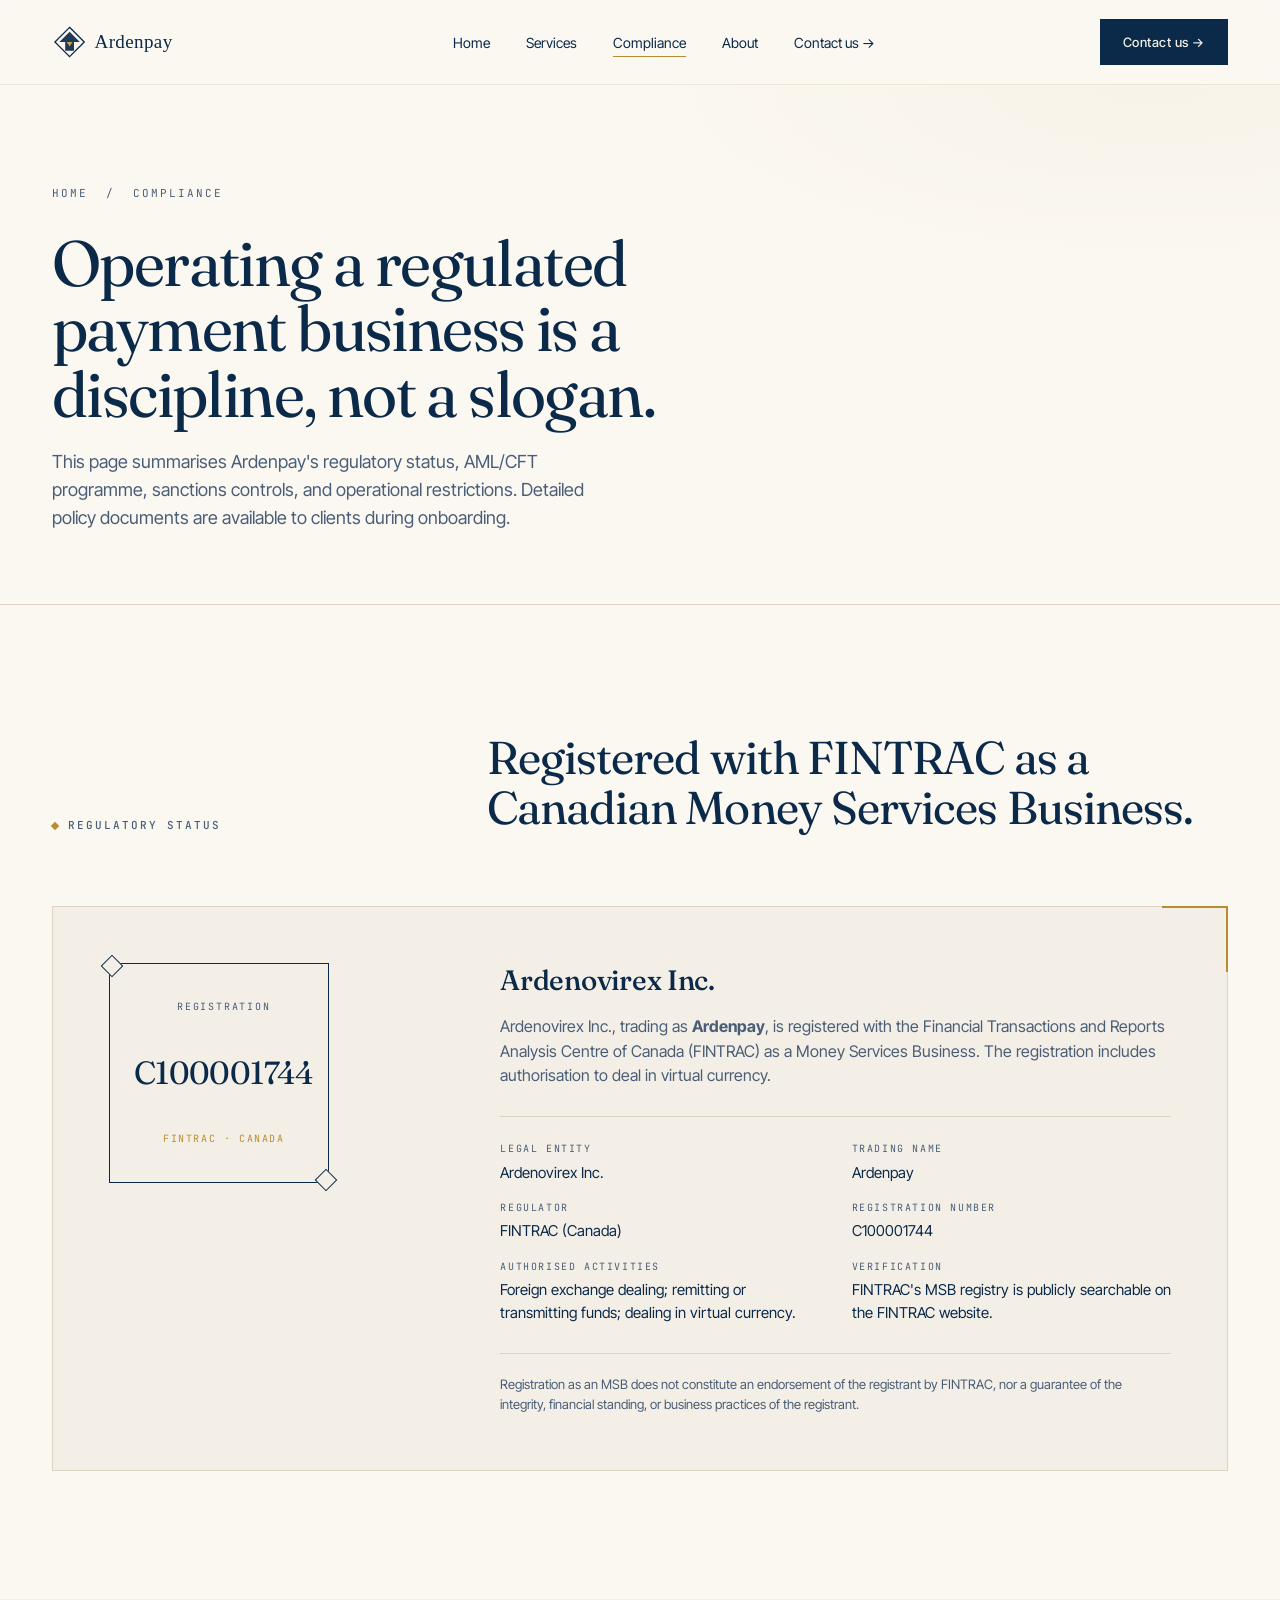
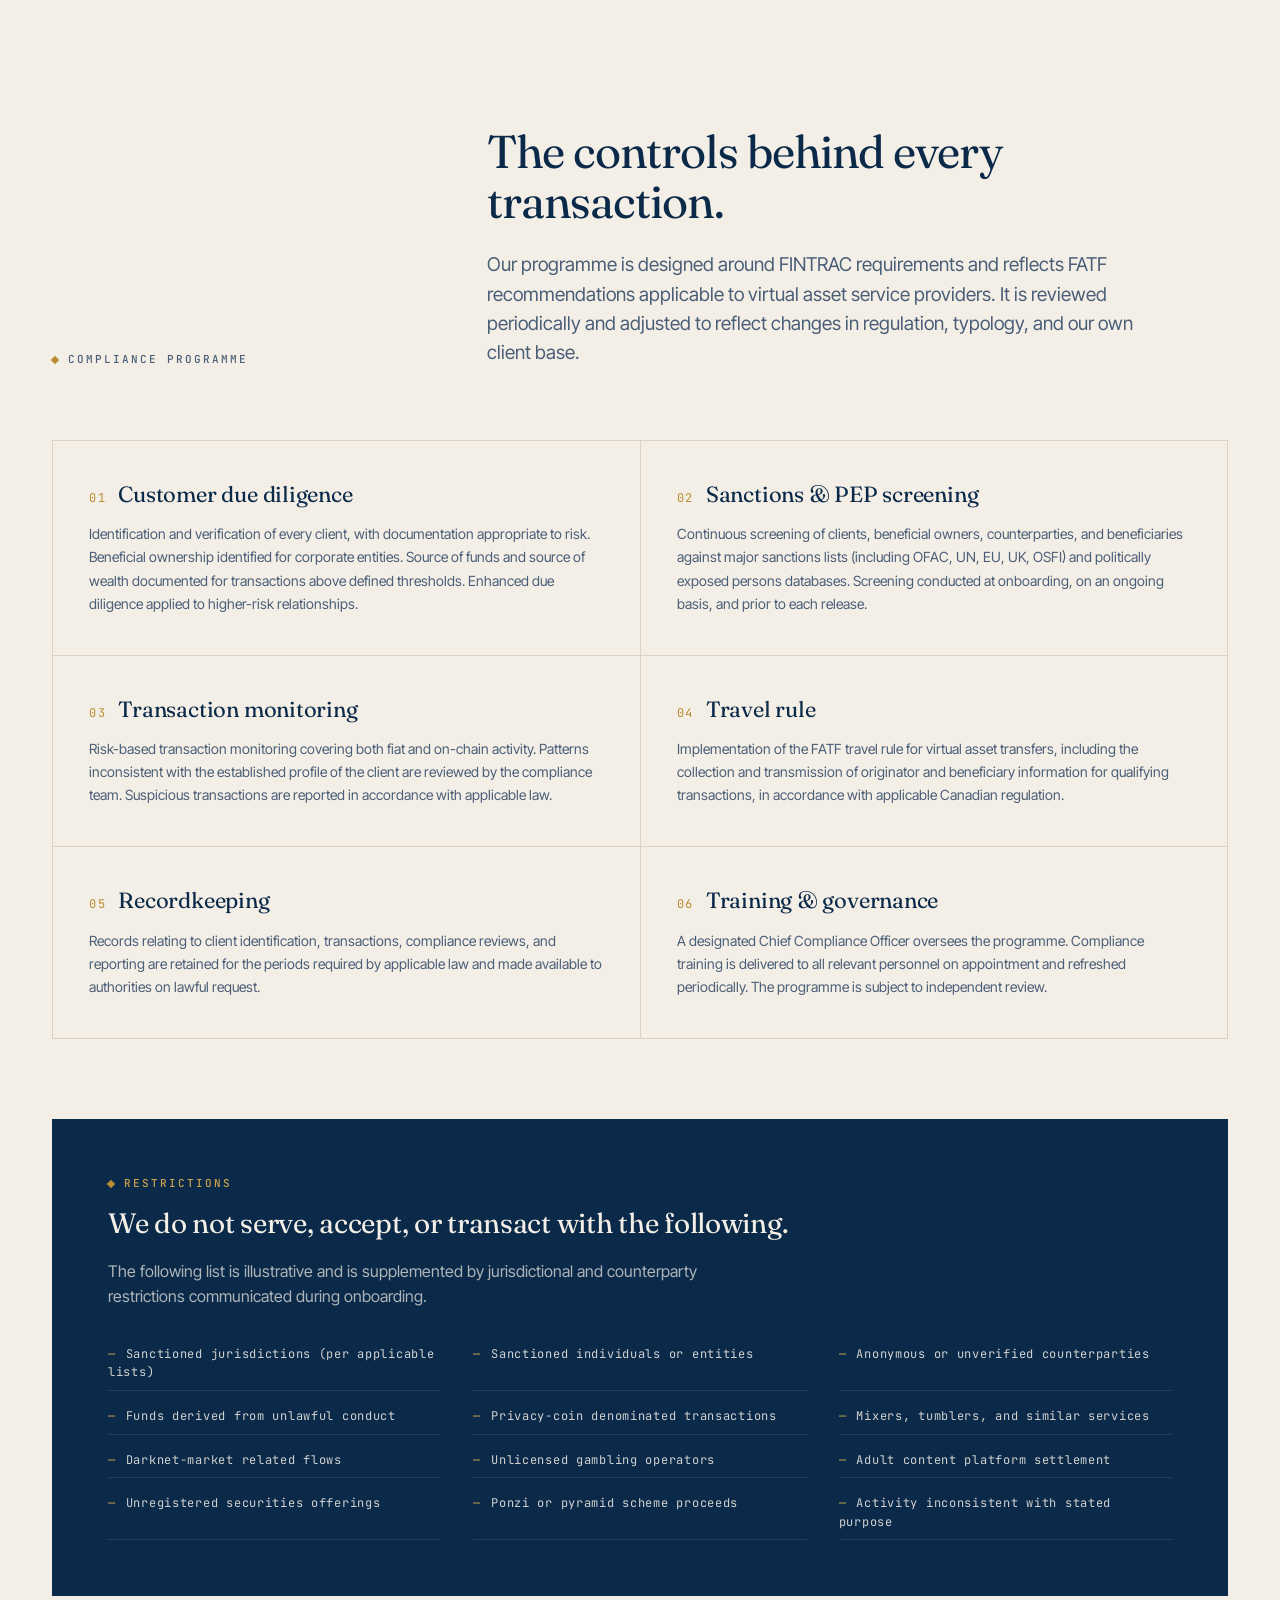
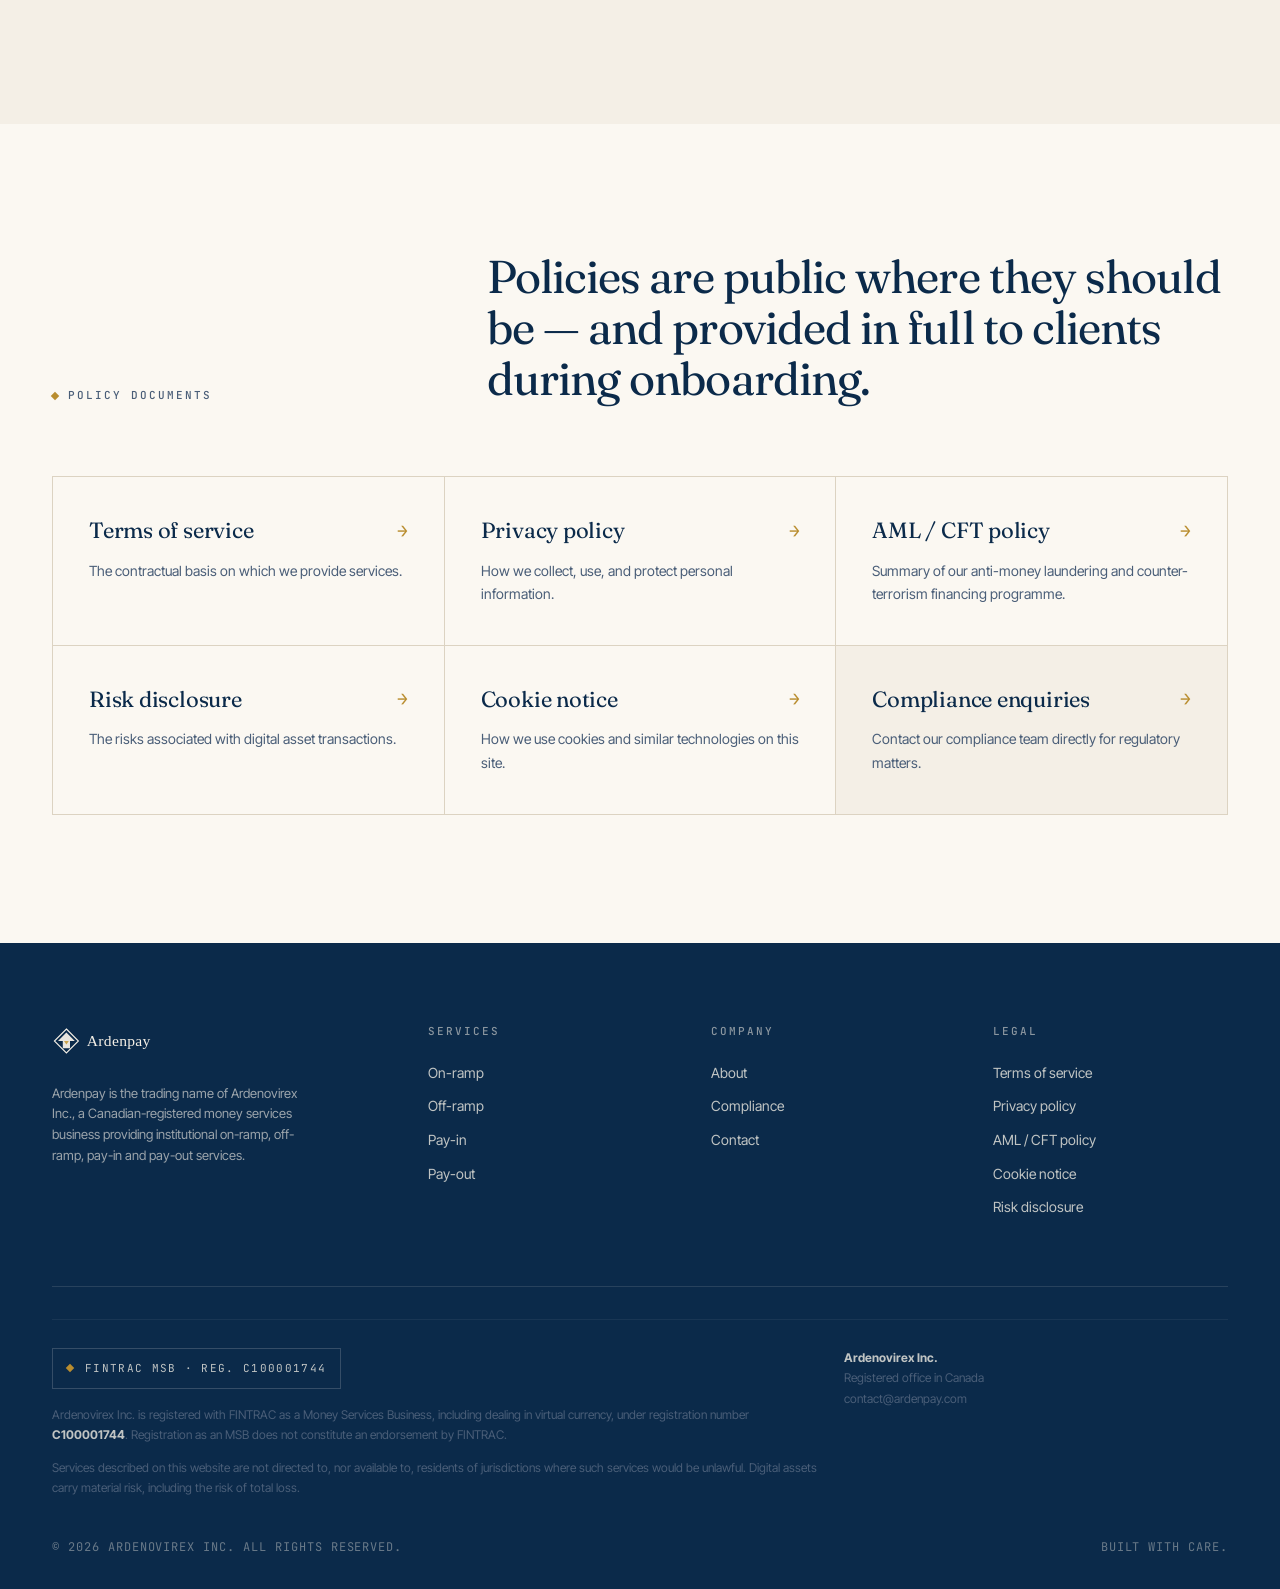
<file: compliance.html>
<!doctype html>
<html lang="en">
<head>
  <meta charset="utf-8">
  <meta name="viewport" content="width=device-width, initial-scale=1">
  <title>Compliance — Ardenpay</title>
  <meta name="description" content="Ardenpay's compliance, AML/CFT, sanctions, and operational controls. Operated by Ardenovirex Inc., a FINTRAC-registered MSB (C100001744).">
  <link rel="icon" type="image/svg+xml" href="assets/favicon.svg">
  <link rel="preconnect" href="https://fonts.googleapis.com">
  <link rel="preconnect" href="https://fonts.gstatic.com" crossorigin>
  <link href="https://fonts.googleapis.com/css2?family=Fraunces:opsz,wght,SOFT@9..144,300..600,30..100&family=Inter+Tight:wght@400;500;600&family=JetBrains+Mono:wght@400;500&display=swap" rel="stylesheet">
  <link rel="stylesheet" href="assets/style.css">
  <style>
    .license-card {
      display: grid;
      grid-template-columns: 1fr 2fr;
      gap: 56px;
      padding: 56px;
      background: var(--ivory);
      border: 1px solid var(--rule);
      position: relative;
    }
    @media (max-width: 880px) {
      .license-card { grid-template-columns: 1fr; padding: 36px; gap: 28px; }
    }
    .license-card::before {
      content: ""; position: absolute;
      top: -1px; right: -1px; width: 64px; height: 64px;
      border-top: 2px solid var(--gold);
      border-right: 2px solid var(--gold);
    }
    .license-seal {
      width: 100%; max-width: 220px;
      aspect-ratio: 1; border: 1px solid var(--ink);
      display: grid; place-items: center; text-align: center;
      padding: 24px; position: relative;
    }
    .license-seal::before, .license-seal::after {
      content: ""; position: absolute;
      width: 14px; height: 14px;
      border: 1px solid var(--ink);
    }
    .license-seal::before { top: -6px; left: -6px; transform: rotate(45deg); background: var(--ivory); }
    .license-seal::after  { bottom: -6px; right: -6px; transform: rotate(45deg); background: var(--ivory); }
    .license-seal .top {
      font-family: var(--mono); font-size: 10px; letter-spacing: 0.18em;
      color: var(--ink-soft); text-transform: uppercase;
    }
    .license-seal .num {
      font-family: var(--serif); font-size: 32px; color: var(--ink);
      font-weight: 400; margin: 12px 0; letter-spacing: -0.02em;
    }
    .license-seal .auth {
      font-family: var(--mono); font-size: 10px; letter-spacing: 0.16em;
      color: var(--gold); text-transform: uppercase;
    }
    .license-card h3 { font-size: 28px; margin-bottom: 16px; }
    .license-card .meta {
      display: grid; grid-template-columns: 1fr 1fr;
      gap: 16px 32px; margin-top: 28px; padding-top: 24px;
      border-top: 1px solid var(--rule);
    }
    .license-card .meta .label {
      font-family: var(--mono); font-size: 10px; letter-spacing: 0.16em;
      color: var(--ink-soft); text-transform: uppercase;
    }
    .license-card .meta .val {
      font-size: 15px; color: var(--ink); margin-top: 4px;
    }

    .programme-grid {
      display: grid; grid-template-columns: repeat(2, 1fr); gap: 0;
      border-top: 1px solid var(--rule); border-left: 1px solid var(--rule);
      margin-top: 56px;
    }
    @media (max-width: 880px) { .programme-grid { grid-template-columns: 1fr; } }
    .programme {
      padding: 40px 36px;
      border-right: 1px solid var(--rule);
      border-bottom: 1px solid var(--rule);
    }
    .programme h3 {
      font-size: 22px; font-family: var(--serif); font-weight: 400;
      margin-bottom: 14px;
    }
    .programme h3 .num {
      font-family: var(--mono); font-size: 12px; color: var(--gold);
      letter-spacing: 0.14em; margin-right: 12px;
    }
    .programme p { font-size: 14px; line-height: 1.65; }

    .restrictions {
      background: var(--ink); color: var(--ivory);
      padding: 56px;
      margin-top: 80px;
      position: relative;
    }
    @media (max-width: 720px) { .restrictions { padding: 36px 28px; } }
    .restrictions h3 {
      color: var(--ivory); font-size: 28px;
      font-family: var(--serif); font-weight: 400;
      margin-bottom: 18px;
    }
    .restrictions p { color: rgba(244,239,230,0.7); max-width: 70ch; }
    .restrictions ul {
      list-style: none; margin-top: 28px;
      display: grid; grid-template-columns: repeat(3, 1fr); gap: 8px 32px;
    }
    @media (max-width: 720px) { .restrictions ul { grid-template-columns: 1fr; } }
    .restrictions li {
      font-family: var(--mono); font-size: 12px; color: rgba(244,239,230,0.85);
      padding: 8px 0; border-bottom: 1px solid rgba(244,239,230,0.1);
      letter-spacing: 0.06em;
    }
    .restrictions li::before {
      content: "—"; color: var(--gold-soft); margin-right: 10px;
    }
  </style>
</head>
<body>

<header class="site-header">
  <div class="container nav">
    <a class="nav-logo" href="index.html"><img src="assets/logo.svg" alt="Ardenpay"></a>
    <nav><ul class="nav-links">
      <li><a href="index.html">Home</a></li>
      <li><a href="services.html">Services</a></li>
      <li><a href="compliance.html" class="active">Compliance</a></li>
      <li><a href="about.html">About</a></li>
    
        <li><a href="contact.html" class="mobile-cta">Contact us →</a></li>
      </ul></nav>
    <a href="contact.html" class="nav-cta">Contact us →</a>
    <button class="nav-toggle" aria-label="Menu">
      <svg class="icon-open" width="22" height="22" viewBox="0 0 22 22" fill="none"><path d="M3 6h16M3 11h16M3 16h16" stroke="#0B2A4A" stroke-width="1.4"/></svg>
      <svg class="icon-close" width="22" height="22" viewBox="0 0 22 22" fill="none"><path d="M5 5l12 12M17 5L5 17" stroke="#0B2A4A" stroke-width="1.4"/></svg>
    </button>
  </div>
</header>

<section class="page-hero">
  <div class="container">
    <div class="crumb"><a href="index.html">Home</a> &nbsp;/&nbsp; Compliance</div>
    <h1>Operating a regulated payment business is a discipline, not a slogan.</h1>
    <p>This page summarises Ardenpay's regulatory status, AML/CFT programme, sanctions controls, and operational restrictions. Detailed policy documents are available to clients during onboarding.</p>
  </div>
</section>

<!-- LICENSE -->
<section class="section">
  <div class="container">
    <div class="section-head">
      <p class="eyebrow"><span class="bullet"></span>Regulatory status</p>
      <h2>Registered with FINTRAC as a Canadian Money Services Business.</h2>
    </div>

    <div class="license-card">
      <div class="license-seal">
        <div class="top">Registration</div>
        <div class="num">C100001744</div>
        <div class="auth">FINTRAC · Canada</div>
      </div>
      <div>
        <h3>Ardenovirex Inc.</h3>
        <p>Ardenovirex Inc., trading as <strong>Ardenpay</strong>, is registered with the Financial Transactions and Reports Analysis Centre of Canada (FINTRAC) as a Money Services Business. The registration includes authorisation to deal in virtual currency.</p>

        <div class="meta">
          <div>
            <div class="label">Legal entity</div>
            <div class="val">Ardenovirex Inc.</div>
          </div>
          <div>
            <div class="label">Trading name</div>
            <div class="val">Ardenpay</div>
          </div>
          <div>
            <div class="label">Regulator</div>
            <div class="val">FINTRAC (Canada)</div>
          </div>
          <div>
            <div class="label">Registration number</div>
            <div class="val">C100001744</div>
          </div>
          <div>
            <div class="label">Authorised activities</div>
            <div class="val">Foreign exchange dealing; remitting or transmitting funds; dealing in virtual currency.</div>
          </div>
          <div>
            <div class="label">Verification</div>
            <div class="val">FINTRAC's MSB registry is publicly searchable on the FINTRAC website.</div>
          </div>
        </div>

        <p style="margin-top: 28px; font-size: 13px; color: var(--ink-soft); border-top: 1px solid var(--rule); padding-top: 20px;">Registration as an MSB does not constitute an endorsement of the registrant by FINTRAC, nor a guarantee of the integrity, financial standing, or business practices of the registrant.</p>
      </div>
    </div>
  </div>
</section>

<!-- PROGRAMMES -->
<section class="section section--ivory">
  <div class="container">
    <div class="section-head">
      <p class="eyebrow"><span class="bullet"></span>Compliance programme</p>
      <div>
        <h2>The controls behind every transaction.</h2>
        <p class="lede" style="margin-top: 22px;">Our programme is designed around FINTRAC requirements and reflects FATF recommendations applicable to virtual asset service providers. It is reviewed periodically and adjusted to reflect changes in regulation, typology, and our own client base.</p>
      </div>
    </div>

    <div class="programme-grid">
      <div class="programme">
        <h3><span class="num">01</span>Customer due diligence</h3>
        <p>Identification and verification of every client, with documentation appropriate to risk. Beneficial ownership identified for corporate entities. Source of funds and source of wealth documented for transactions above defined thresholds. Enhanced due diligence applied to higher-risk relationships.</p>
      </div>

      <div class="programme">
        <h3><span class="num">02</span>Sanctions & PEP screening</h3>
        <p>Continuous screening of clients, beneficial owners, counterparties, and beneficiaries against major sanctions lists (including OFAC, UN, EU, UK, OSFI) and politically exposed persons databases. Screening conducted at onboarding, on an ongoing basis, and prior to each release.</p>
      </div>

      <div class="programme">
        <h3><span class="num">03</span>Transaction monitoring</h3>
        <p>Risk-based transaction monitoring covering both fiat and on-chain activity. Patterns inconsistent with the established profile of the client are reviewed by the compliance team. Suspicious transactions are reported in accordance with applicable law.</p>
      </div>

      <div class="programme">
        <h3><span class="num">04</span>Travel rule</h3>
        <p>Implementation of the FATF travel rule for virtual asset transfers, including the collection and transmission of originator and beneficiary information for qualifying transactions, in accordance with applicable Canadian regulation.</p>
      </div>

      <div class="programme">
        <h3><span class="num">05</span>Recordkeeping</h3>
        <p>Records relating to client identification, transactions, compliance reviews, and reporting are retained for the periods required by applicable law and made available to authorities on lawful request.</p>
      </div>

      <div class="programme">
        <h3><span class="num">06</span>Training & governance</h3>
        <p>A designated Chief Compliance Officer oversees the programme. Compliance training is delivered to all relevant personnel on appointment and refreshed periodically. The programme is subject to independent review.</p>
      </div>
    </div>

    <!-- RESTRICTIONS -->
    <div class="restrictions">
      <p class="eyebrow" style="color: var(--gold-soft);"><span class="bullet"></span>Restrictions</p>
      <h3 style="margin-top: 14px;">We do not serve, accept, or transact with the following.</h3>
      <p>The following list is illustrative and is supplemented by jurisdictional and counterparty restrictions communicated during onboarding.</p>
      <ul>
        <li>Sanctioned jurisdictions (per applicable lists)</li>
        <li>Sanctioned individuals or entities</li>
        <li>Anonymous or unverified counterparties</li>
        <li>Funds derived from unlawful conduct</li>
        <li>Privacy-coin denominated transactions</li>
        <li>Mixers, tumblers, and similar services</li>
        <li>Darknet-market related flows</li>
        <li>Unlicensed gambling operators</li>
        <li>Adult content platform settlement</li>
        <li>Unregistered securities offerings</li>
        <li>Ponzi or pyramid scheme proceeds</li>
        <li>Activity inconsistent with stated purpose</li>
      </ul>
    </div>
  </div>
</section>

<!-- DOCUMENTS -->
<section class="section">
  <div class="container">
    <div class="section-head">
      <p class="eyebrow"><span class="bullet"></span>Policy documents</p>
      <div>
        <h2>Policies are public where they should be — and provided in full to clients during onboarding.</h2>
      </div>
    </div>

    <div style="display: grid; grid-template-columns: repeat(3, 1fr); gap: 0; border-top: 1px solid var(--rule); border-left: 1px solid var(--rule);">
      <a href="legal/terms.html" class="programme" style="text-decoration: none;">
        <h3 style="display: flex; justify-content: space-between; align-items: center;">Terms of service <span style="color: var(--gold); font-family: var(--mono); font-size: 18px;">→</span></h3>
        <p>The contractual basis on which we provide services.</p>
      </a>
      <a href="legal/privacy.html" class="programme" style="text-decoration: none;">
        <h3 style="display: flex; justify-content: space-between; align-items: center;">Privacy policy <span style="color: var(--gold); font-family: var(--mono); font-size: 18px;">→</span></h3>
        <p>How we collect, use, and protect personal information.</p>
      </a>
      <a href="legal/aml.html" class="programme" style="text-decoration: none;">
        <h3 style="display: flex; justify-content: space-between; align-items: center;">AML / CFT policy <span style="color: var(--gold); font-family: var(--mono); font-size: 18px;">→</span></h3>
        <p>Summary of our anti-money laundering and counter-terrorism financing programme.</p>
      </a>
      <a href="legal/risk.html" class="programme" style="text-decoration: none;">
        <h3 style="display: flex; justify-content: space-between; align-items: center;">Risk disclosure <span style="color: var(--gold); font-family: var(--mono); font-size: 18px;">→</span></h3>
        <p>The risks associated with digital asset transactions.</p>
      </a>
      <a href="legal/cookies.html" class="programme" style="text-decoration: none;">
        <h3 style="display: flex; justify-content: space-between; align-items: center;">Cookie notice <span style="color: var(--gold); font-family: var(--mono); font-size: 18px;">→</span></h3>
        <p>How we use cookies and similar technologies on this site.</p>
      </a>
      <a href="contact.html" class="programme" style="text-decoration: none; background: var(--ivory);">
        <h3 style="display: flex; justify-content: space-between; align-items: center;">Compliance enquiries <span style="color: var(--gold); font-family: var(--mono); font-size: 18px;">→</span></h3>
        <p>Contact our compliance team directly for regulatory matters.</p>
      </a>
    </div>
  </div>
</section>

<!-- FOOTER -->
<footer class="site-footer">
  <div class="container">
    <div class="footer-top">
      <div class="footer-brand">
        <img src="assets/logo-light.svg" alt="Ardenpay">
        <p>Ardenpay is the trading name of Ardenovirex Inc., a Canadian-registered money services business providing institutional on-ramp, off-ramp, pay-in and pay-out services.</p>
      </div>
      <div class="footer-col">
        <h5>Services</h5>
        <ul>
          <li><a href="services.html#onramp">On-ramp</a></li>
          <li><a href="services.html#offramp">Off-ramp</a></li>
          <li><a href="services.html#payin">Pay-in</a></li>
          <li><a href="services.html#payout">Pay-out</a></li>
        </ul>
      </div>
      <div class="footer-col">
        <h5>Company</h5>
        <ul>
          <li><a href="about.html">About</a></li>
          <li><a href="compliance.html">Compliance</a></li>
          <li><a href="contact.html">Contact</a></li>
        </ul>
      </div>
      <div class="footer-col">
        <h5>Legal</h5>
        <ul>
          <li><a href="legal/terms.html">Terms of service</a></li>
          <li><a href="legal/privacy.html">Privacy policy</a></li>
          <li><a href="legal/aml.html">AML / CFT policy</a></li>
          <li><a href="legal/cookies.html">Cookie notice</a></li>
          <li><a href="legal/risk.html">Risk disclosure</a></li>
        </ul>
      </div>
    </div>
    <div class="footer-legal">
      <div>
        <span class="compliance-badge"><span class="dot"></span>FINTRAC MSB · Reg. C100001744</span>
        <p>Ardenovirex Inc. is registered with FINTRAC as a Money Services Business, including dealing in virtual currency, under registration number <strong style="color: rgba(244,239,230,0.78);">C100001744</strong>. Registration as an MSB does not constitute an endorsement by FINTRAC.</p>
        <p style="margin-top: 12px;">Services described on this website are not directed to, nor available to, residents of jurisdictions where such services would be unlawful. Digital assets carry material risk, including the risk of total loss.</p>
      </div>
      <div>
        <p><strong style="color: rgba(244,239,230,0.78);">Ardenovirex Inc.</strong><br>Registered office in Canada<br>contact@ardenpay.com</p>
      </div>
    </div>
    <div class="footer-bottom">
      <span>© 2026 Ardenovirex Inc. All rights reserved.</span>
      <span>Built with care.</span>
    </div>
  </div>
</footer>
<script src="assets/nav.js"></script>
</body>
</html>
</file>
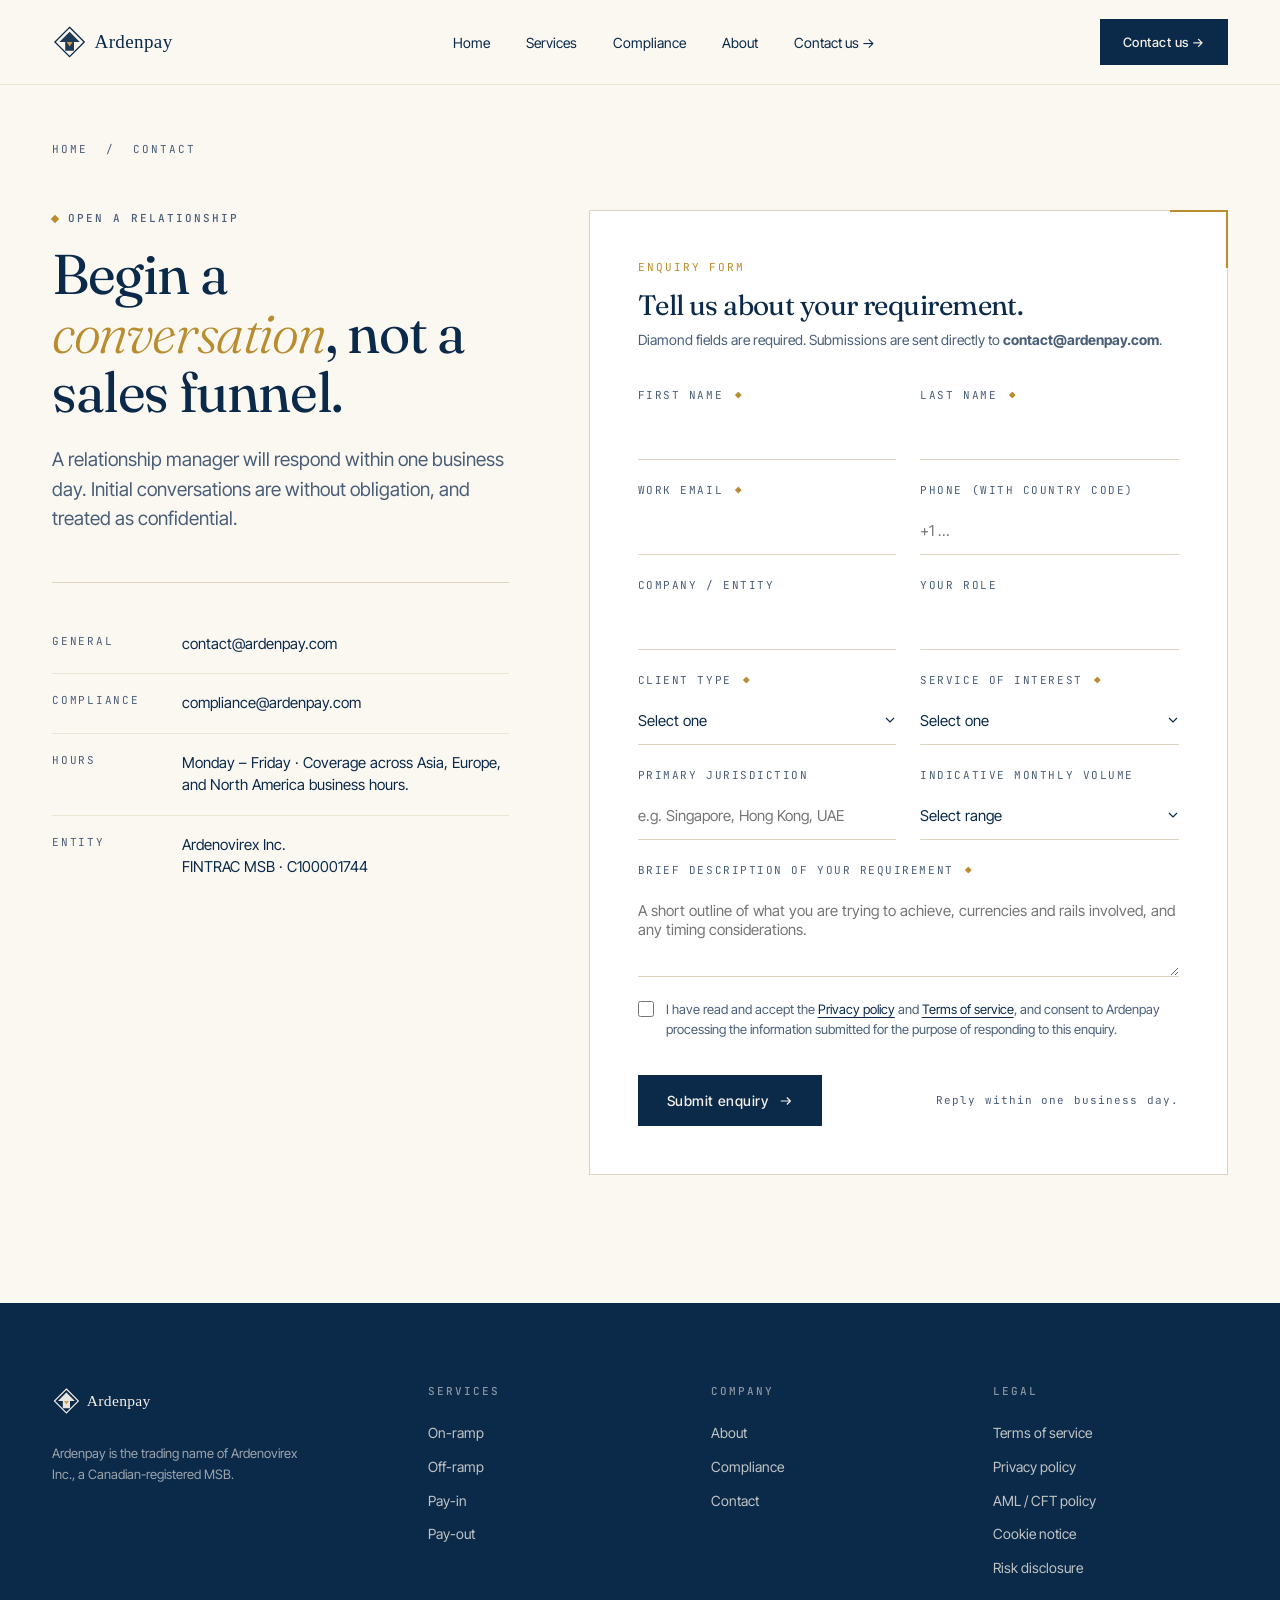
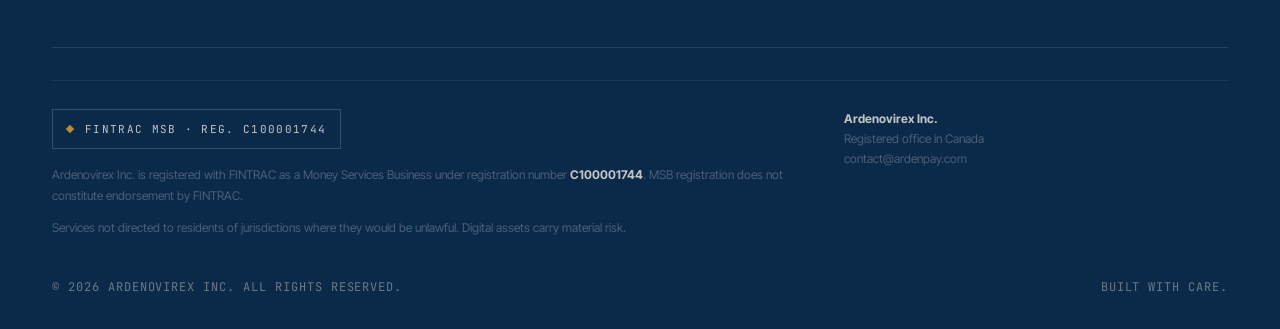
<file: contact.html>
<!doctype html>
<html lang="en">
<head>
  <meta charset="utf-8">
  <meta name="viewport" content="width=device-width, initial-scale=1">
  <title>Contact us — Ardenpay</title>
  <meta name="description" content="Submit your enquiry to Ardenpay. A relationship manager will respond within one business day.">
  <link rel="icon" type="image/svg+xml" href="assets/favicon.svg">
  <link rel="preconnect" href="https://fonts.googleapis.com">
  <link rel="preconnect" href="https://fonts.gstatic.com" crossorigin>
  <link href="https://fonts.googleapis.com/css2?family=Fraunces:opsz,wght@9..144,300..600&family=Inter+Tight:wght@400;500;600&family=JetBrains+Mono:wght@400;500&display=swap" rel="stylesheet">
  <link rel="stylesheet" href="assets/style.css">
  <style>
    .contact-wrap {
      display: grid; grid-template-columns: 1fr 1.4fr; gap: 80px; align-items: start;
    }
    @media (max-width: 980px) { .contact-wrap { grid-template-columns: 1fr; gap: 48px; } }

    .contact-side h1 {
      font-size: clamp(36px, 4.4vw, 56px); line-height: 1.05; margin-top: 18px;
    }
    .contact-side h1 em { font-style: italic; color: var(--gold); font-weight: 300; }
    .contact-side .lede { margin-top: 24px; }

    .contact-info {
      margin-top: 48px; padding-top: 32px; border-top: 1px solid var(--rule);
    }
    .contact-info .row {
      display: grid; grid-template-columns: 110px 1fr;
      gap: 20px; padding: 18px 0; border-bottom: 1px solid var(--rule-soft);
    }
    .contact-info .row:last-child { border-bottom: 0; }
    .contact-info .label {
      font-family: var(--mono); font-size: 11px; letter-spacing: 0.16em;
      color: var(--ink-soft); text-transform: uppercase;
    }
    .contact-info .val { font-size: 15px; color: var(--ink); line-height: 1.5; }
    .contact-info .val a:hover { color: var(--gold); }

    .form-card {
      background: #fff; border: 1px solid var(--rule);
      padding: 48px; position: relative;
    }
    @media (max-width: 720px) { .form-card { padding: 28px 22px; } }
    .form-card::before {
      content: ""; position: absolute; top: -1px; right: -1px;
      width: 56px; height: 56px;
      border-top: 2px solid var(--gold); border-right: 2px solid var(--gold);
    }

    .form-card .form-tag {
      font-family: var(--mono); font-size: 11px; letter-spacing: 0.18em;
      color: var(--gold); text-transform: uppercase; margin-bottom: 14px;
    }
    .form-card h2 {
      font-size: 28px; font-family: var(--serif); font-weight: 400; margin-bottom: 8px;
    }
    .form-card .form-sub {
      font-size: 14px; color: var(--ink-soft); margin-bottom: 36px;
    }

    .form-grid { display: grid; grid-template-columns: 1fr 1fr; gap: 22px 24px; }
    @media (max-width: 720px) { .form-grid { grid-template-columns: 1fr; } }

    .field { display: flex; flex-direction: column; gap: 8px; }
    .field.full { grid-column: 1 / -1; }

    .field label {
      font-family: var(--mono); font-size: 11px; letter-spacing: 0.14em;
      color: var(--ink-soft); text-transform: uppercase;
    }
    .field label .req { color: var(--gold); margin-left: 3px; }

    .field input, .field select, .field textarea {
      font-family: var(--sans); font-size: 15px;
      padding: 14px 0; background: transparent; border: 0;
      border-bottom: 1px solid var(--rule);
      color: var(--ink); outline: none;
      transition: border-color .2s ease; width: 100%;
    }
    .field input:focus, .field select:focus, .field textarea:focus {
      border-color: var(--ink);
    }
    .field textarea { resize: vertical; min-height: 90px; padding: 14px 0; }

    .field select {
      appearance: none;
      background-image: url("data:image/svg+xml;utf8,<svg xmlns='http://www.w3.org/2000/svg' viewBox='0 0 12 12'><path d='M2 4l4 4 4-4' stroke='%230B2A4A' stroke-width='1.2' fill='none'/></svg>");
      background-repeat: no-repeat;
      background-position: right 0 center;
      background-size: 12px;
      padding-right: 24px;
    }

    .checkbox-group {
      display: flex; align-items: flex-start; gap: 12px;
      font-size: 13px; color: var(--ink-soft); line-height: 1.55;
    }
    .checkbox-group input {
      width: 16px; height: 16px; margin-top: 2px;
      accent-color: var(--ink); flex-shrink: 0;
    }
    .checkbox-group a { color: var(--ink); text-decoration: underline; text-underline-offset: 3px; }
    .checkbox-group a:hover { color: var(--gold); }

    .form-submit {
      margin-top: 36px;
      display: flex; justify-content: space-between; align-items: center;
      gap: 16px; flex-wrap: wrap;
    }
    .form-submit .note {
      font-family: var(--mono); font-size: 11px; letter-spacing: 0.1em;
      color: var(--ink-soft);
    }

    .form-submit .btn[disabled] {
      opacity: 0.5; cursor: not-allowed;
    }

    .form-success { display: none; text-align: center; padding: 24px 0; }
    .form-success .check {
      width: 56px; height: 56px;
      border: 1px solid var(--success);
      border-radius: 50%; display: grid; place-items: center;
      margin: 0 auto 22px; color: var(--success);
    }
    .form-success h3 {
      font-family: var(--serif); font-size: 28px; font-weight: 400;
      margin-bottom: 14px;
    }
    .form-success p { font-size: 15px; max-width: 44ch; margin: 0 auto; }

    .form-error {
      display: none;
      margin-top: 16px;
      padding: 12px 14px;
      border: 1px solid var(--error);
      background: rgba(139, 47, 47, 0.04);
      color: var(--error);
      font-size: 13px;
    }

    body.submitted .form-content { display: none; }
    body.submitted .form-success { display: block; }
  </style>
</head>
<body>

<header class="site-header">
  <div class="container nav">
    <a class="nav-logo" href="index.html"><img src="assets/logo.svg" alt="Ardenpay"></a>
    <nav><ul class="nav-links">
      <li><a href="index.html">Home</a></li>
      <li><a href="services.html">Services</a></li>
      <li><a href="compliance.html">Compliance</a></li>
      <li><a href="about.html">About</a></li>
    
        <li><a href="contact.html" class="mobile-cta">Contact us →</a></li>
      </ul></nav>
    <a href="contact.html" class="nav-cta active">Contact us →</a>
  </div>
</header>

<section class="page-hero" style="padding: 56px 0 0; border-bottom: 0; background: var(--paper);">
  <div class="container">
    <div class="crumb"><a href="index.html">Home</a> &nbsp;/&nbsp; Contact</div>
  </div>
</section>

<section class="section" style="padding-top: 24px;">
  <div class="container contact-wrap">

    <div class="contact-side">
      <p class="eyebrow"><span class="bullet"></span>Open a relationship</p>
      <h1>Begin a <em>conversation</em>, not a sales funnel.</h1>
      <p class="lede">A relationship manager will respond within one business day. Initial conversations are without obligation, and treated as confidential.</p>

      <div class="contact-info">
        <div class="row">
          <div class="label">General</div>
          <div class="val"><a href="mailto:contact@ardenpay.com">contact@ardenpay.com</a></div>
        </div>
        <div class="row">
          <div class="label">Compliance</div>
          <div class="val"><a href="mailto:compliance@ardenpay.com">compliance@ardenpay.com</a></div>
        </div>
        <div class="row">
          <div class="label">Hours</div>
          <div class="val">Monday – Friday · Coverage across Asia, Europe, and North America business hours.</div>
        </div>
        <div class="row">
          <div class="label">Entity</div>
          <div class="val">Ardenovirex Inc.<br>FINTRAC MSB · C100001744</div>
        </div>
      </div>
    </div>

    <div class="form-card">
      <form id="enquiry-form" class="form-content"
            action="https://formspree.io/f/REPLACE_WITH_YOUR_FORM_ID"
            method="POST">

        <div class="form-tag">Enquiry form</div>
        <h2>Tell us about your requirement.</h2>
        <p class="form-sub">Diamond fields are required. Submissions are sent directly to <strong>contact@ardenpay.com</strong>.</p>

        <div class="form-grid">
          <div class="field">
            <label for="fname">First name <span class="req">◆</span></label>
            <input id="fname" name="first_name" type="text" autocomplete="given-name" required>
          </div>
          <div class="field">
            <label for="lname">Last name <span class="req">◆</span></label>
            <input id="lname" name="last_name" type="text" autocomplete="family-name" required>
          </div>

          <div class="field">
            <label for="email">Work email <span class="req">◆</span></label>
            <input id="email" name="email" type="email" autocomplete="email" required>
          </div>
          <div class="field">
            <label for="phone">Phone (with country code)</label>
            <input id="phone" name="phone" type="tel" autocomplete="tel" placeholder="+1 ...">
          </div>

          <div class="field">
            <label for="company">Company / entity</label>
            <input id="company" name="company" type="text" autocomplete="organization">
          </div>
          <div class="field">
            <label for="role">Your role</label>
            <input id="role" name="role" type="text">
          </div>

          <div class="field">
            <label for="ctype">Client type <span class="req">◆</span></label>
            <select id="ctype" name="client_type" required>
              <option value="">Select one</option>
              <option>High-net-worth individual</option>
              <option>Family office</option>
              <option>Corporate treasury</option>
              <option>Fund or asset manager</option>
              <option>Other</option>
            </select>
          </div>
          <div class="field">
            <label for="service">Service of interest <span class="req">◆</span></label>
            <select id="service" name="service" required>
              <option value="">Select one</option>
              <option>On-ramp (fiat → crypto)</option>
              <option>Off-ramp (crypto → fiat)</option>
              <option>Pay-in (collection)</option>
              <option>Pay-out (disbursement)</option>
              <option>Multiple / not sure yet</option>
            </select>
          </div>

          <div class="field">
            <label for="jurisdiction">Primary jurisdiction</label>
            <input id="jurisdiction" name="jurisdiction" type="text" placeholder="e.g. Singapore, Hong Kong, UAE">
          </div>
          <div class="field">
            <label for="volume">Indicative monthly volume</label>
            <select id="volume" name="monthly_volume">
              <option value="">Select range</option>
              <option>Under USD 100,000</option>
              <option>USD 100,000 – 500,000</option>
              <option>USD 500,000 – 2,000,000</option>
              <option>USD 2,000,000 – 10,000,000</option>
              <option>Above USD 10,000,000</option>
            </select>
          </div>

          <div class="field full">
            <label for="message">Brief description of your requirement <span class="req">◆</span></label>
            <textarea id="message" name="message" required placeholder="A short outline of what you are trying to achieve, currencies and rails involved, and any timing considerations."></textarea>
          </div>

          <div class="field full">
            <div class="checkbox-group">
              <input type="checkbox" id="consent" name="consent" required>
              <label for="consent" style="font-family: var(--sans); text-transform: none; letter-spacing: 0; font-size: 13px; color: var(--ink-soft);">
                I have read and accept the <a href="legal/privacy.html">Privacy policy</a> and <a href="legal/terms.html">Terms of service</a>, and consent to Ardenpay processing the information submitted for the purpose of responding to this enquiry.
              </label>
            </div>
          </div>
        </div>

        <!-- Honeypot for spam -->
        <input type="text" name="_gotcha" style="display:none">
        <!-- Subject line for the email Ardenpay receives -->
        <input type="hidden" name="_subject" value="New Ardenpay enquiry from website">

        <div class="form-submit">
          <button class="btn" type="submit" id="submit-btn">
            <span class="btn-label">Submit enquiry</span>
            <svg class="arrow" viewBox="0 0 16 16" fill="none"><path d="M2 8h11M9 4l4 4-4 4" stroke="currentColor" stroke-width="1.4"/></svg>
          </button>
          <span class="note">Reply within one business day.</span>
        </div>

        <div class="form-error" id="form-error">
          We could not submit your enquiry. Please try again, or email us directly at contact@ardenpay.com.
        </div>
      </form>

      <div class="form-success">
        <div class="check">
          <svg width="22" height="22" viewBox="0 0 22 22" fill="none"><path d="M5 11l4 4 8-9" stroke="currentColor" stroke-width="1.6" stroke-linecap="round"/></svg>
        </div>
        <h3>Thank you — your enquiry has been received.</h3>
        <p>A member of our team will respond to your message within one business day, from a verified <strong>@ardenpay.com</strong> address. If your matter is time-sensitive, you may also reach us at <a href="mailto:contact@ardenpay.com" style="color: var(--ink); text-decoration: underline;">contact@ardenpay.com</a>.</p>
      </div>
    </div>

  </div>
</section>

<footer class="site-footer">
  <div class="container">
    <div class="footer-top">
      <div class="footer-brand">
        <img src="assets/logo-light.svg" alt="Ardenpay">
        <p>Ardenpay is the trading name of Ardenovirex Inc., a Canadian-registered MSB.</p>
      </div>
      <div class="footer-col"><h5>Services</h5><ul><li><a href="services.html#onramp">On-ramp</a></li><li><a href="services.html#offramp">Off-ramp</a></li><li><a href="services.html#payin">Pay-in</a></li><li><a href="services.html#payout">Pay-out</a></li></ul></div>
      <div class="footer-col"><h5>Company</h5><ul><li><a href="about.html">About</a></li><li><a href="compliance.html">Compliance</a></li><li><a href="contact.html">Contact</a></li></ul></div>
      <div class="footer-col"><h5>Legal</h5><ul><li><a href="legal/terms.html">Terms of service</a></li><li><a href="legal/privacy.html">Privacy policy</a></li><li><a href="legal/aml.html">AML / CFT policy</a></li><li><a href="legal/cookies.html">Cookie notice</a></li><li><a href="legal/risk.html">Risk disclosure</a></li></ul></div>
    </div>
    <div class="footer-legal">
      <div>
        <span class="compliance-badge"><span class="dot"></span>FINTRAC MSB · Reg. C100001744</span>
        <p>Ardenovirex Inc. is registered with FINTRAC as a Money Services Business under registration number <strong style="color: rgba(244,239,230,0.78);">C100001744</strong>. MSB registration does not constitute endorsement by FINTRAC.</p>
        <p style="margin-top: 12px;">Services not directed to residents of jurisdictions where they would be unlawful. Digital assets carry material risk.</p>
      </div>
      <div>
        <p><strong style="color: rgba(244,239,230,0.78);">Ardenovirex Inc.</strong><br>Registered office in Canada<br>contact@ardenpay.com</p>
      </div>
    </div>
    <div class="footer-bottom">
      <span>© 2026 Ardenovirex Inc. All rights reserved.</span>
      <span>Built with care.</span>
    </div>
  </div>
</footer>

<script>
  // Handle form submission via Formspree (AJAX) so the user stays on the page
  // and sees the styled success message instead of being redirected.
  (function () {
    var form = document.getElementById('enquiry-form');
    var btn = document.getElementById('submit-btn');
    var btnLabel = btn.querySelector('.btn-label');
    var errBox = document.getElementById('form-error');

    form.addEventListener('submit', function (e) {
      e.preventDefault();
      errBox.style.display = 'none';

      btn.disabled = true;
      btnLabel.textContent = 'Sending…';

      var data = new FormData(form);

      fetch(form.action, {
        method: 'POST',
        body: data,
        headers: { 'Accept': 'application/json' }
      }).then(function (response) {
        if (response.ok) {
          document.body.classList.add('submitted');
          window.scrollTo({ top: document.querySelector('.form-card').offsetTop - 100, behavior: 'smooth' });
        } else {
          response.json().then(function (data) {
            errBox.textContent = (data && data.errors)
              ? data.errors.map(function (e) { return e.message; }).join(', ')
              : 'We could not submit your enquiry. Please try again, or email us directly at contact@ardenpay.com.';
            errBox.style.display = 'block';
            btn.disabled = false;
            btnLabel.textContent = 'Submit enquiry';
          });
        }
      }).catch(function () {
        errBox.style.display = 'block';
        btn.disabled = false;
        btnLabel.textContent = 'Submit enquiry';
      });
    });
  })();
</script>

<script src="assets/nav.js"></script>
</body>
</html>
</file>
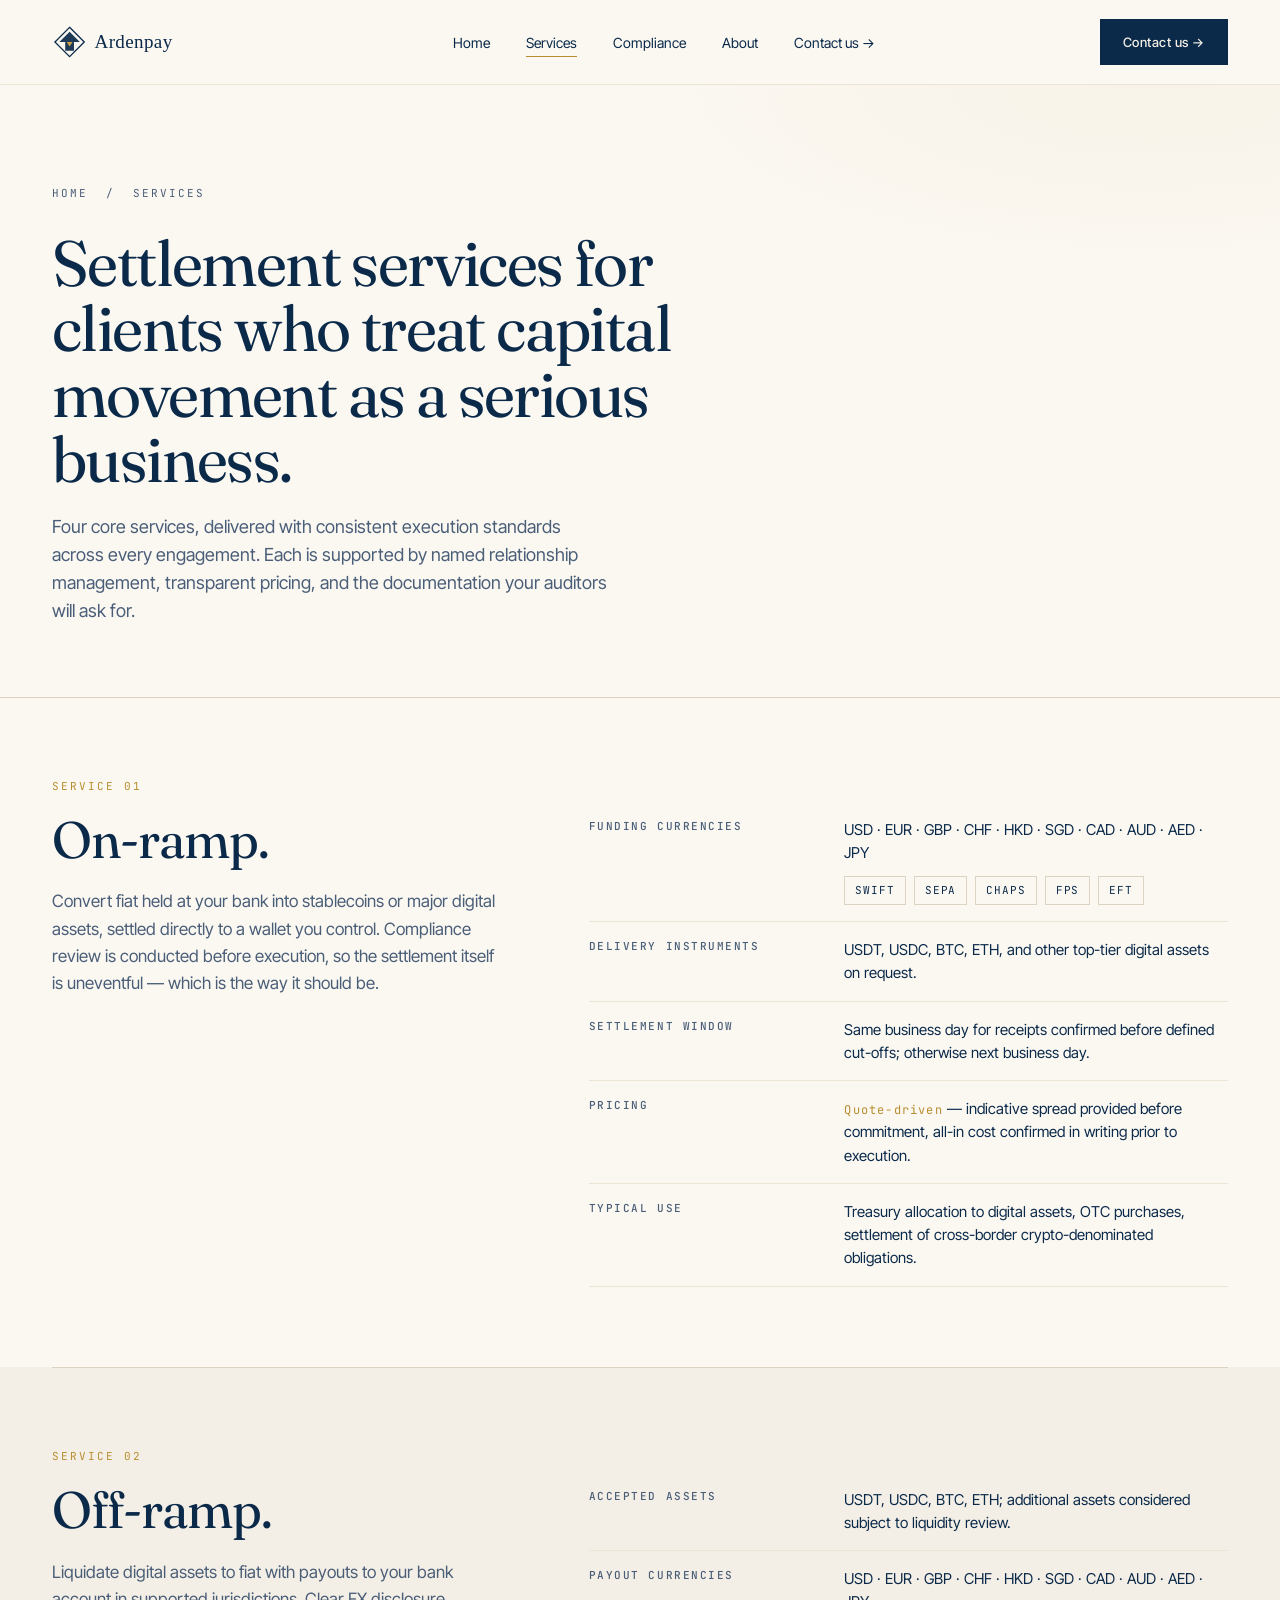
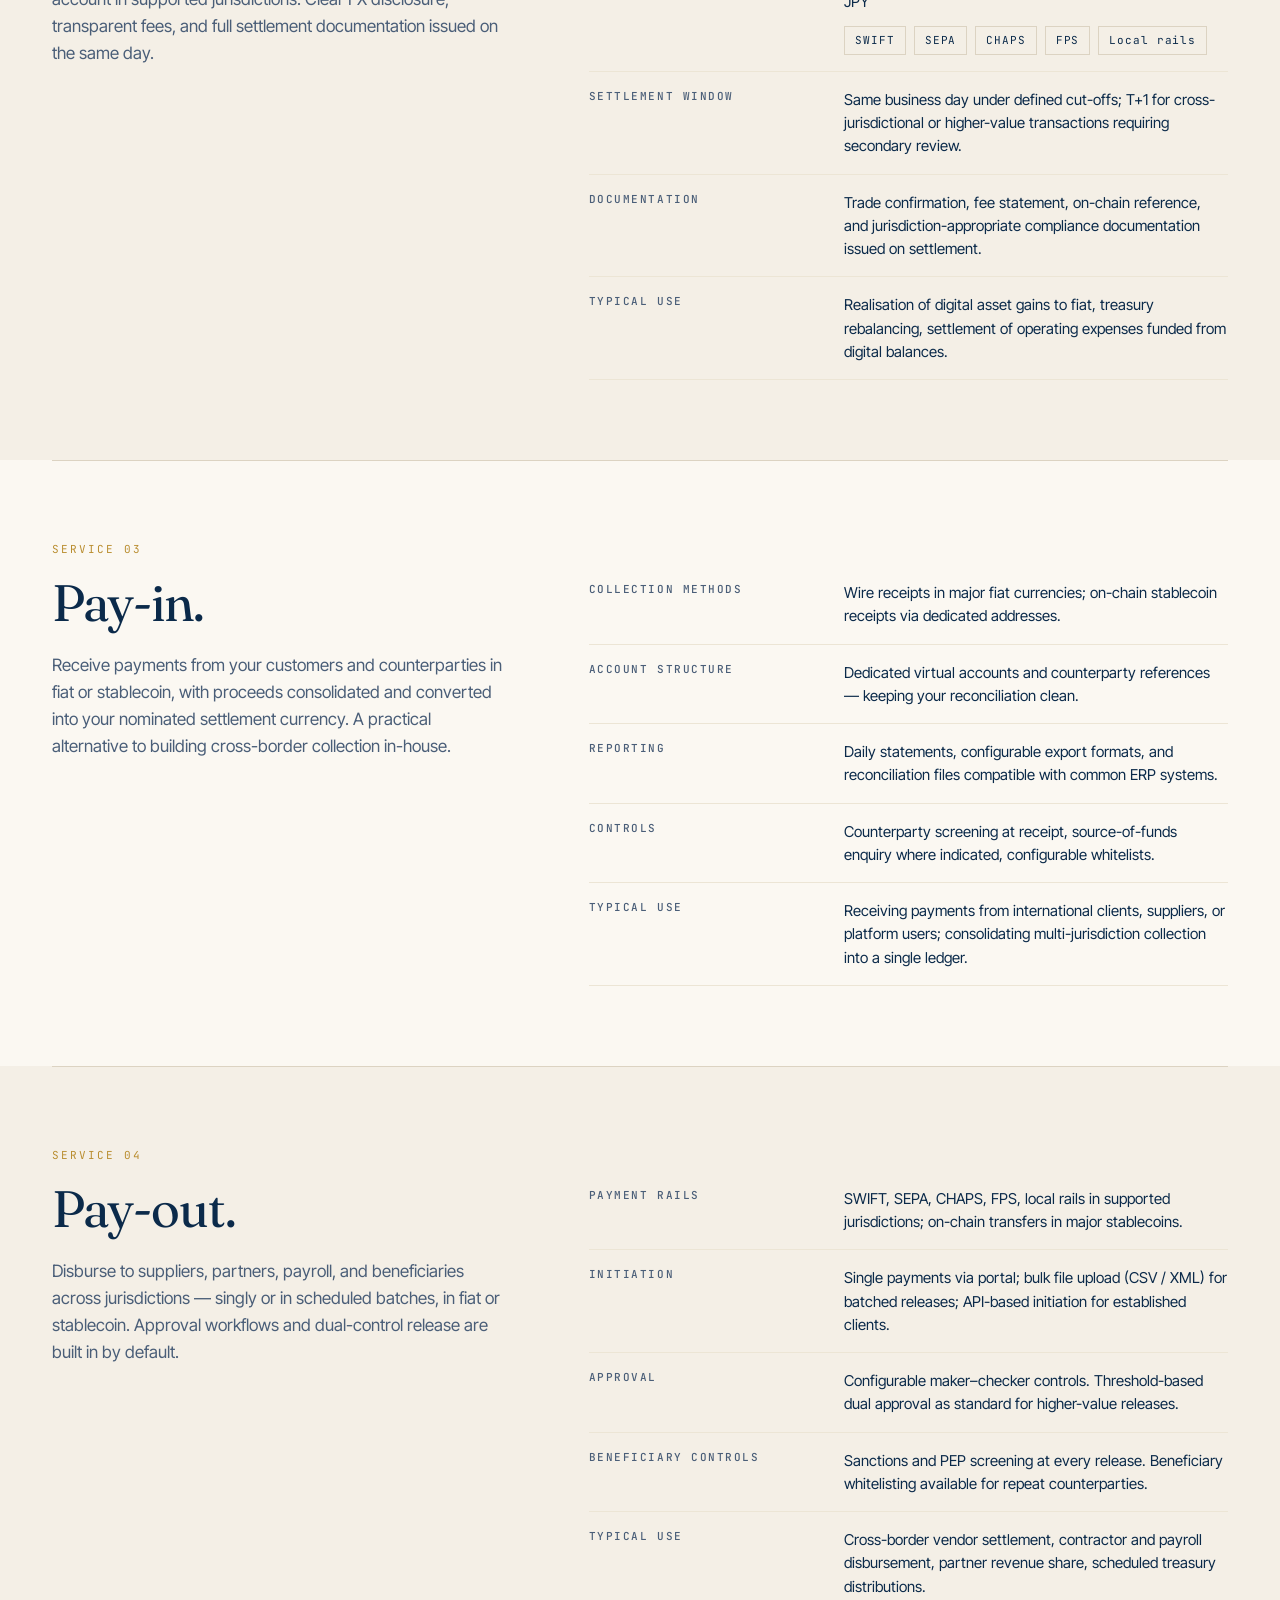
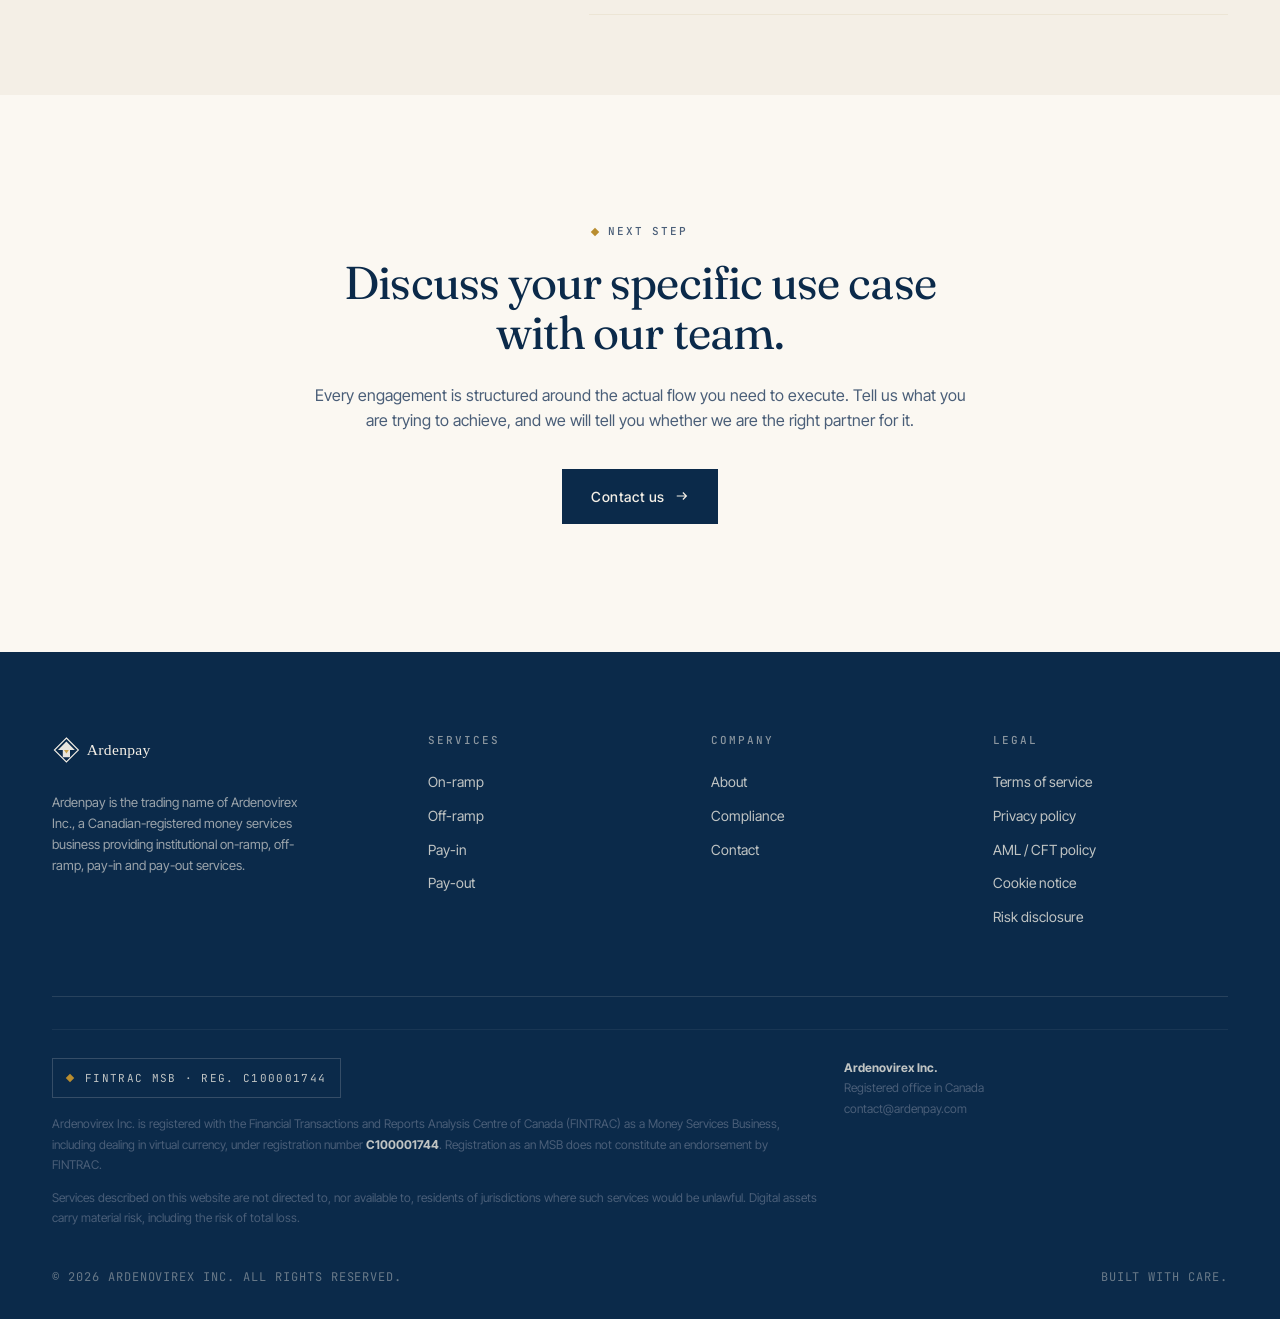
<file: services.html>
<!doctype html>
<html lang="en">
<head>
  <meta charset="utf-8">
  <meta name="viewport" content="width=device-width, initial-scale=1">
  <title>Services — Ardenpay</title>
  <meta name="description" content="On-ramp, off-ramp, pay-in and pay-out services from Ardenpay — institutional-grade settlement for high-net-worth individuals and corporate clients.">
  <link rel="icon" type="image/svg+xml" href="assets/favicon.svg">
  <link rel="preconnect" href="https://fonts.googleapis.com">
  <link rel="preconnect" href="https://fonts.gstatic.com" crossorigin>
  <link href="https://fonts.googleapis.com/css2?family=Fraunces:opsz,wght,SOFT@9..144,300..600,30..100&family=Inter+Tight:wght@400;500;600&family=JetBrains+Mono:wght@400;500&display=swap" rel="stylesheet">
  <link rel="stylesheet" href="assets/style.css">
  <style>
    .svc-block {
      display: grid;
      grid-template-columns: 1fr 1.4fr;
      gap: 80px;
      padding: 80px 0;
      border-top: 1px solid var(--rule);
      align-items: start;
    }
    @media (max-width: 880px) {
      .svc-block { grid-template-columns: 1fr; gap: 32px; padding: 56px 0; }
    }
    .svc-tag {
      font-family: var(--mono); font-size: 11px; letter-spacing: 0.18em;
      color: var(--gold); text-transform: uppercase; margin-bottom: 18px;
    }
    .svc-block h2 {
      font-size: clamp(34px, 4vw, 52px);
      max-width: 12ch;
      line-height: 1.05;
    }
    .svc-block .desc { font-size: 17px; line-height: 1.6; max-width: 56ch; margin-top: 22px; }

    .svc-table {
      width: 100%;
      border-collapse: collapse;
      margin-top: 24px;
    }
    .svc-table tr { border-bottom: 1px solid var(--rule-soft); }
    .svc-table th, .svc-table td {
      text-align: left; padding: 16px 0; vertical-align: top;
    }
    .svc-table th {
      font-family: var(--mono); font-size: 11px; letter-spacing: 0.14em;
      color: var(--ink-soft); text-transform: uppercase; font-weight: 500;
      width: 40%;
    }
    .svc-table td { color: var(--ink); font-size: 15px; }
    .svc-table .accent {
      color: var(--gold);
      font-family: var(--mono); font-size: 12px;
      letter-spacing: 0.1em;
    }

    .currencies {
      display: flex; flex-wrap: wrap; gap: 8px; margin-top: 12px;
    }
    .currencies span {
      font-family: var(--mono); font-size: 11px; padding: 5px 10px;
      border: 1px solid var(--rule); color: var(--ink);
      letter-spacing: 0.08em;
    }
  </style>
</head>
<body>

<header class="site-header">
  <div class="container nav">
    <a class="nav-logo" href="index.html"><img src="assets/logo.svg" alt="Ardenpay"></a>
    <nav><ul class="nav-links">
      <li><a href="index.html">Home</a></li>
      <li><a href="services.html" class="active">Services</a></li>
      <li><a href="compliance.html">Compliance</a></li>
      <li><a href="about.html">About</a></li>
    
        <li><a href="contact.html" class="mobile-cta">Contact us →</a></li>
      </ul></nav>
    <a href="contact.html" class="nav-cta">Contact us →</a>
    <button class="nav-toggle" aria-label="Menu">
      <svg class="icon-open" width="22" height="22" viewBox="0 0 22 22" fill="none"><path d="M3 6h16M3 11h16M3 16h16" stroke="#0B2A4A" stroke-width="1.4"/></svg>
      <svg class="icon-close" width="22" height="22" viewBox="0 0 22 22" fill="none"><path d="M5 5l12 12M17 5L5 17" stroke="#0B2A4A" stroke-width="1.4"/></svg>
    </button>
  </div>
</header>

<section class="page-hero">
  <div class="container">
    <div class="crumb"><a href="index.html">Home</a> &nbsp;/&nbsp; Services</div>
    <h1>Settlement services for clients who treat capital movement as a serious business.</h1>
    <p>Four core services, delivered with consistent execution standards across every engagement. Each is supported by named relationship management, transparent pricing, and the documentation your auditors will ask for.</p>
  </div>
</section>

<!-- ON-RAMP -->
<section id="onramp" class="container">
  <div class="svc-block" style="border-top: none;">
    <div>
      <div class="svc-tag">Service 01</div>
      <h2>On-ramp.</h2>
      <p class="desc">Convert fiat held at your bank into stablecoins or major digital assets, settled directly to a wallet you control. Compliance review is conducted before execution, so the settlement itself is uneventful — which is the way it should be.</p>
    </div>
    <div>
      <table class="svc-table">
        <tr>
          <th>Funding currencies</th>
          <td>
            USD · EUR · GBP · CHF · HKD · SGD · CAD · AUD · AED · JPY
            <div class="currencies">
              <span>SWIFT</span><span>SEPA</span><span>CHAPS</span><span>FPS</span><span>EFT</span>
            </div>
          </td>
        </tr>
        <tr>
          <th>Delivery instruments</th>
          <td>USDT, USDC, BTC, ETH, and other top-tier digital assets on request.</td>
        </tr>
        <tr>
          <th>Settlement window</th>
          <td>Same business day for receipts confirmed before defined cut-offs; otherwise next business day.</td>
        </tr>
        <tr>
          <th>Pricing</th>
          <td><span class="accent">Quote-driven</span> — indicative spread provided before commitment, all-in cost confirmed in writing prior to execution.</td>
        </tr>
        <tr>
          <th>Typical use</th>
          <td>Treasury allocation to digital assets, OTC purchases, settlement of cross-border crypto-denominated obligations.</td>
        </tr>
      </table>
    </div>
  </div>
</section>

<!-- OFF-RAMP -->
<div style="background: var(--ivory);"><section id="offramp" class="container">
  <div class="svc-block">
    <div>
      <div class="svc-tag">Service 02</div>
      <h2>Off-ramp.</h2>
      <p class="desc">Liquidate digital assets to fiat with payouts to your bank account in supported jurisdictions. Clear FX disclosure, transparent fees, and full settlement documentation issued on the same day.</p>
    </div>
    <div>
      <table class="svc-table">
        <tr>
          <th>Accepted assets</th>
          <td>USDT, USDC, BTC, ETH; additional assets considered subject to liquidity review.</td>
        </tr>
        <tr>
          <th>Payout currencies</th>
          <td>
            USD · EUR · GBP · CHF · HKD · SGD · CAD · AUD · AED · JPY
            <div class="currencies">
              <span>SWIFT</span><span>SEPA</span><span>CHAPS</span><span>FPS</span><span>Local rails</span>
            </div>
          </td>
        </tr>
        <tr>
          <th>Settlement window</th>
          <td>Same business day under defined cut-offs; T+1 for cross-jurisdictional or higher-value transactions requiring secondary review.</td>
        </tr>
        <tr>
          <th>Documentation</th>
          <td>Trade confirmation, fee statement, on-chain reference, and jurisdiction-appropriate compliance documentation issued on settlement.</td>
        </tr>
        <tr>
          <th>Typical use</th>
          <td>Realisation of digital asset gains to fiat, treasury rebalancing, settlement of operating expenses funded from digital balances.</td>
        </tr>
      </table>
    </div>
  </div>
</section></div>

<!-- PAY-IN -->
<section id="payin" class="container">
  <div class="svc-block">
    <div>
      <div class="svc-tag">Service 03</div>
      <h2>Pay-in.</h2>
      <p class="desc">Receive payments from your customers and counterparties in fiat or stablecoin, with proceeds consolidated and converted into your nominated settlement currency. A practical alternative to building cross-border collection in-house.</p>
    </div>
    <div>
      <table class="svc-table">
        <tr>
          <th>Collection methods</th>
          <td>Wire receipts in major fiat currencies; on-chain stablecoin receipts via dedicated addresses.</td>
        </tr>
        <tr>
          <th>Account structure</th>
          <td>Dedicated virtual accounts and counterparty references — keeping your reconciliation clean.</td>
        </tr>
        <tr>
          <th>Reporting</th>
          <td>Daily statements, configurable export formats, and reconciliation files compatible with common ERP systems.</td>
        </tr>
        <tr>
          <th>Controls</th>
          <td>Counterparty screening at receipt, source-of-funds enquiry where indicated, configurable whitelists.</td>
        </tr>
        <tr>
          <th>Typical use</th>
          <td>Receiving payments from international clients, suppliers, or platform users; consolidating multi-jurisdiction collection into a single ledger.</td>
        </tr>
      </table>
    </div>
  </div>
</section>

<!-- PAY-OUT -->
<div style="background: var(--ivory);"><section id="payout" class="container">
  <div class="svc-block">
    <div>
      <div class="svc-tag">Service 04</div>
      <h2>Pay-out.</h2>
      <p class="desc">Disburse to suppliers, partners, payroll, and beneficiaries across jurisdictions — singly or in scheduled batches, in fiat or stablecoin. Approval workflows and dual-control release are built in by default.</p>
    </div>
    <div>
      <table class="svc-table">
        <tr>
          <th>Payment rails</th>
          <td>SWIFT, SEPA, CHAPS, FPS, local rails in supported jurisdictions; on-chain transfers in major stablecoins.</td>
        </tr>
        <tr>
          <th>Initiation</th>
          <td>Single payments via portal; bulk file upload (CSV / XML) for batched releases; API-based initiation for established clients.</td>
        </tr>
        <tr>
          <th>Approval</th>
          <td>Configurable maker–checker controls. Threshold-based dual approval as standard for higher-value releases.</td>
        </tr>
        <tr>
          <th>Beneficiary controls</th>
          <td>Sanctions and PEP screening at every release. Beneficiary whitelisting available for repeat counterparties.</td>
        </tr>
        <tr>
          <th>Typical use</th>
          <td>Cross-border vendor settlement, contractor and payroll disbursement, partner revenue share, scheduled treasury distributions.</td>
        </tr>
      </table>
    </div>
  </div>
</section></div>

<!-- CTA -->
<section class="section">
  <div class="container" style="text-align: center; max-width: 720px;">
    <p class="eyebrow"><span class="bullet"></span>Next step</p>
    <h2 style="margin: 18px auto 24px;">Discuss your specific use case with our team.</h2>
    <p style="margin: 0 auto 36px;">Every engagement is structured around the actual flow you need to execute. Tell us what you are trying to achieve, and we will tell you whether we are the right partner for it.</p>
    <a class="btn" href="contact.html">Contact us
      <svg class="arrow" viewBox="0 0 16 16" fill="none"><path d="M2 8h11M9 4l4 4-4 4" stroke="currentColor" stroke-width="1.4"/></svg>
    </a>
  </div>
</section>

<!-- FOOTER -->
<footer class="site-footer">
  <div class="container">
    <div class="footer-top">
      <div class="footer-brand">
        <img src="assets/logo-light.svg" alt="Ardenpay">
        <p>Ardenpay is the trading name of Ardenovirex Inc., a Canadian-registered money services business providing institutional on-ramp, off-ramp, pay-in and pay-out services.</p>
      </div>
      <div class="footer-col">
        <h5>Services</h5>
        <ul>
          <li><a href="services.html#onramp">On-ramp</a></li>
          <li><a href="services.html#offramp">Off-ramp</a></li>
          <li><a href="services.html#payin">Pay-in</a></li>
          <li><a href="services.html#payout">Pay-out</a></li>
        </ul>
      </div>
      <div class="footer-col">
        <h5>Company</h5>
        <ul>
          <li><a href="about.html">About</a></li>
          <li><a href="compliance.html">Compliance</a></li>
          <li><a href="contact.html">Contact</a></li>
        </ul>
      </div>
      <div class="footer-col">
        <h5>Legal</h5>
        <ul>
          <li><a href="legal/terms.html">Terms of service</a></li>
          <li><a href="legal/privacy.html">Privacy policy</a></li>
          <li><a href="legal/aml.html">AML / CFT policy</a></li>
          <li><a href="legal/cookies.html">Cookie notice</a></li>
          <li><a href="legal/risk.html">Risk disclosure</a></li>
        </ul>
      </div>
    </div>
    <div class="footer-legal">
      <div>
        <span class="compliance-badge"><span class="dot"></span>FINTRAC MSB · Reg. C100001744</span>
        <p>Ardenovirex Inc. is registered with the Financial Transactions and Reports Analysis Centre of Canada (FINTRAC) as a Money Services Business, including dealing in virtual currency, under registration number <strong style="color: rgba(244,239,230,0.78);">C100001744</strong>. Registration as an MSB does not constitute an endorsement by FINTRAC.</p>
        <p style="margin-top: 12px;">Services described on this website are not directed to, nor available to, residents of jurisdictions where such services would be unlawful. Digital assets carry material risk, including the risk of total loss.</p>
      </div>
      <div>
        <p><strong style="color: rgba(244,239,230,0.78);">Ardenovirex Inc.</strong><br>Registered office in Canada<br>contact@ardenpay.com</p>
      </div>
    </div>
    <div class="footer-bottom">
      <span>© 2026 Ardenovirex Inc. All rights reserved.</span>
      <span>Built with care.</span>
    </div>
  </div>
</footer>
<script src="assets/nav.js"></script>
</body>
</html>
</file>
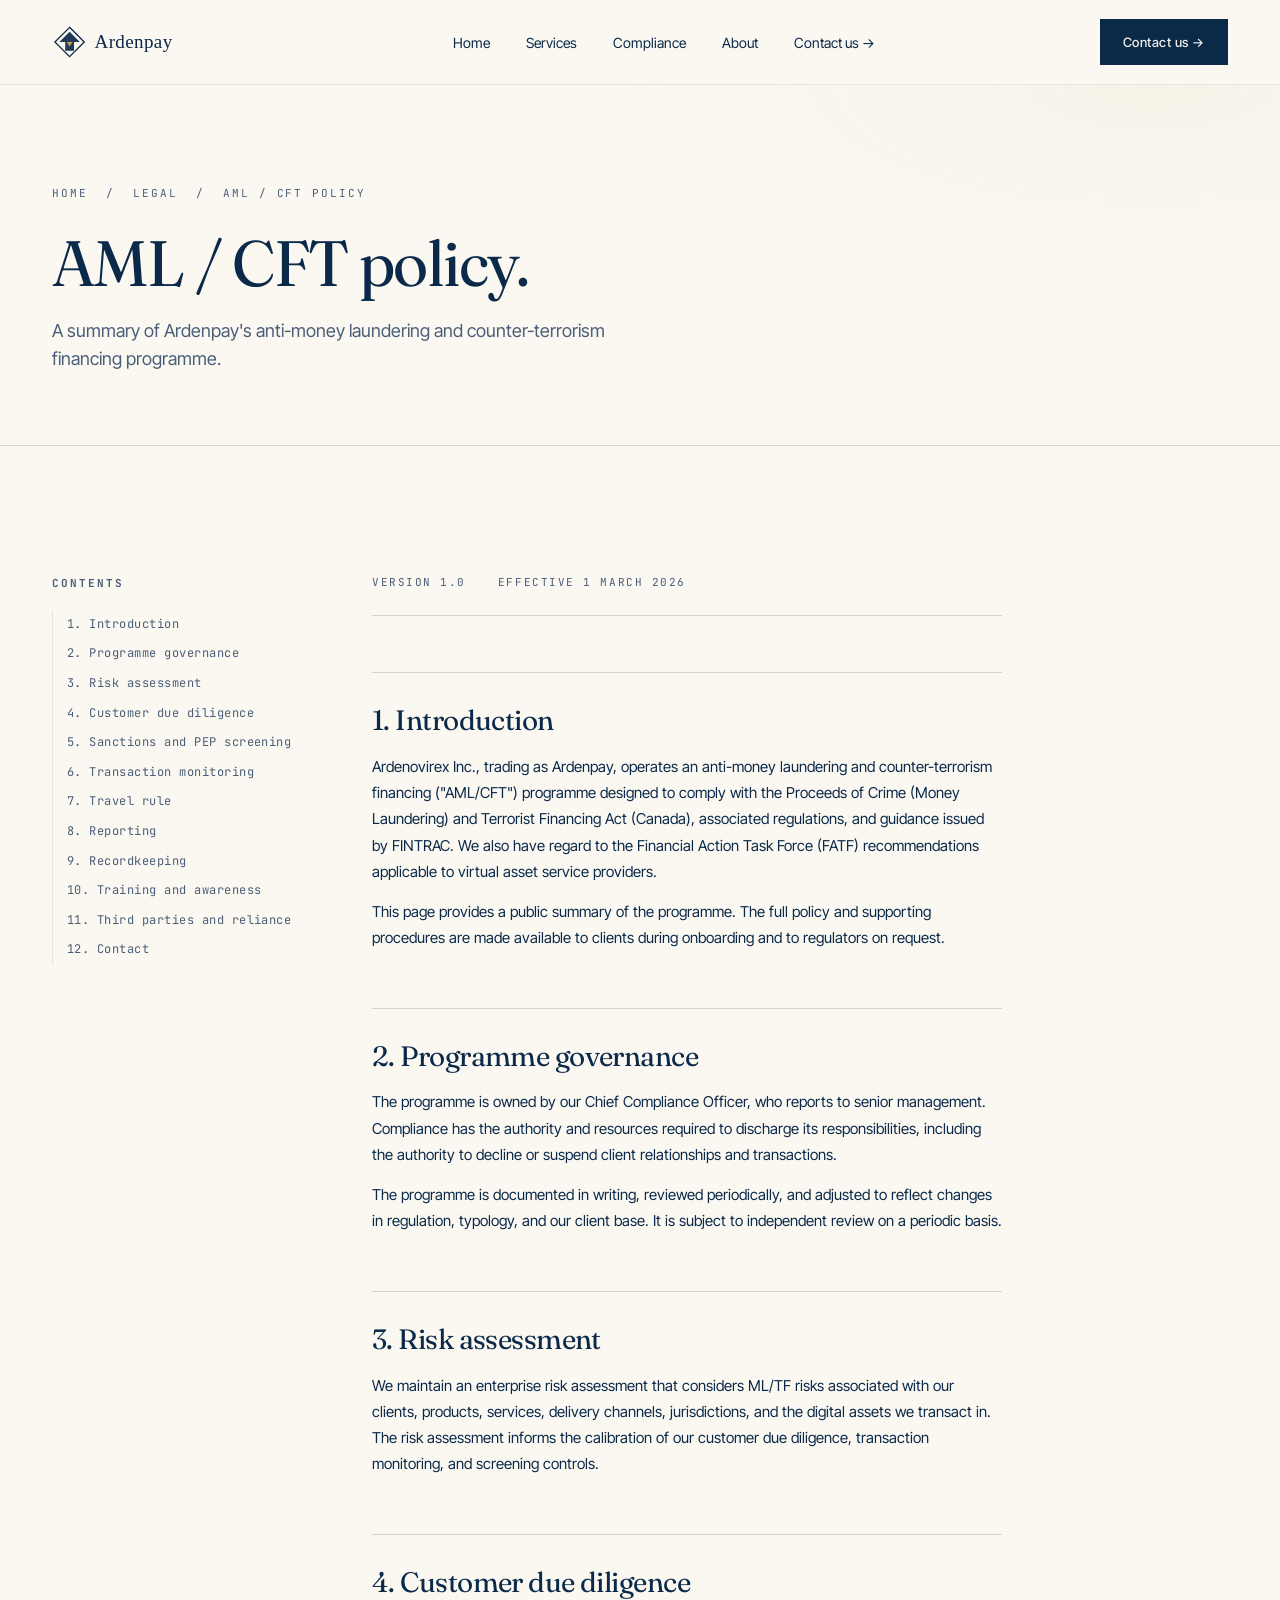
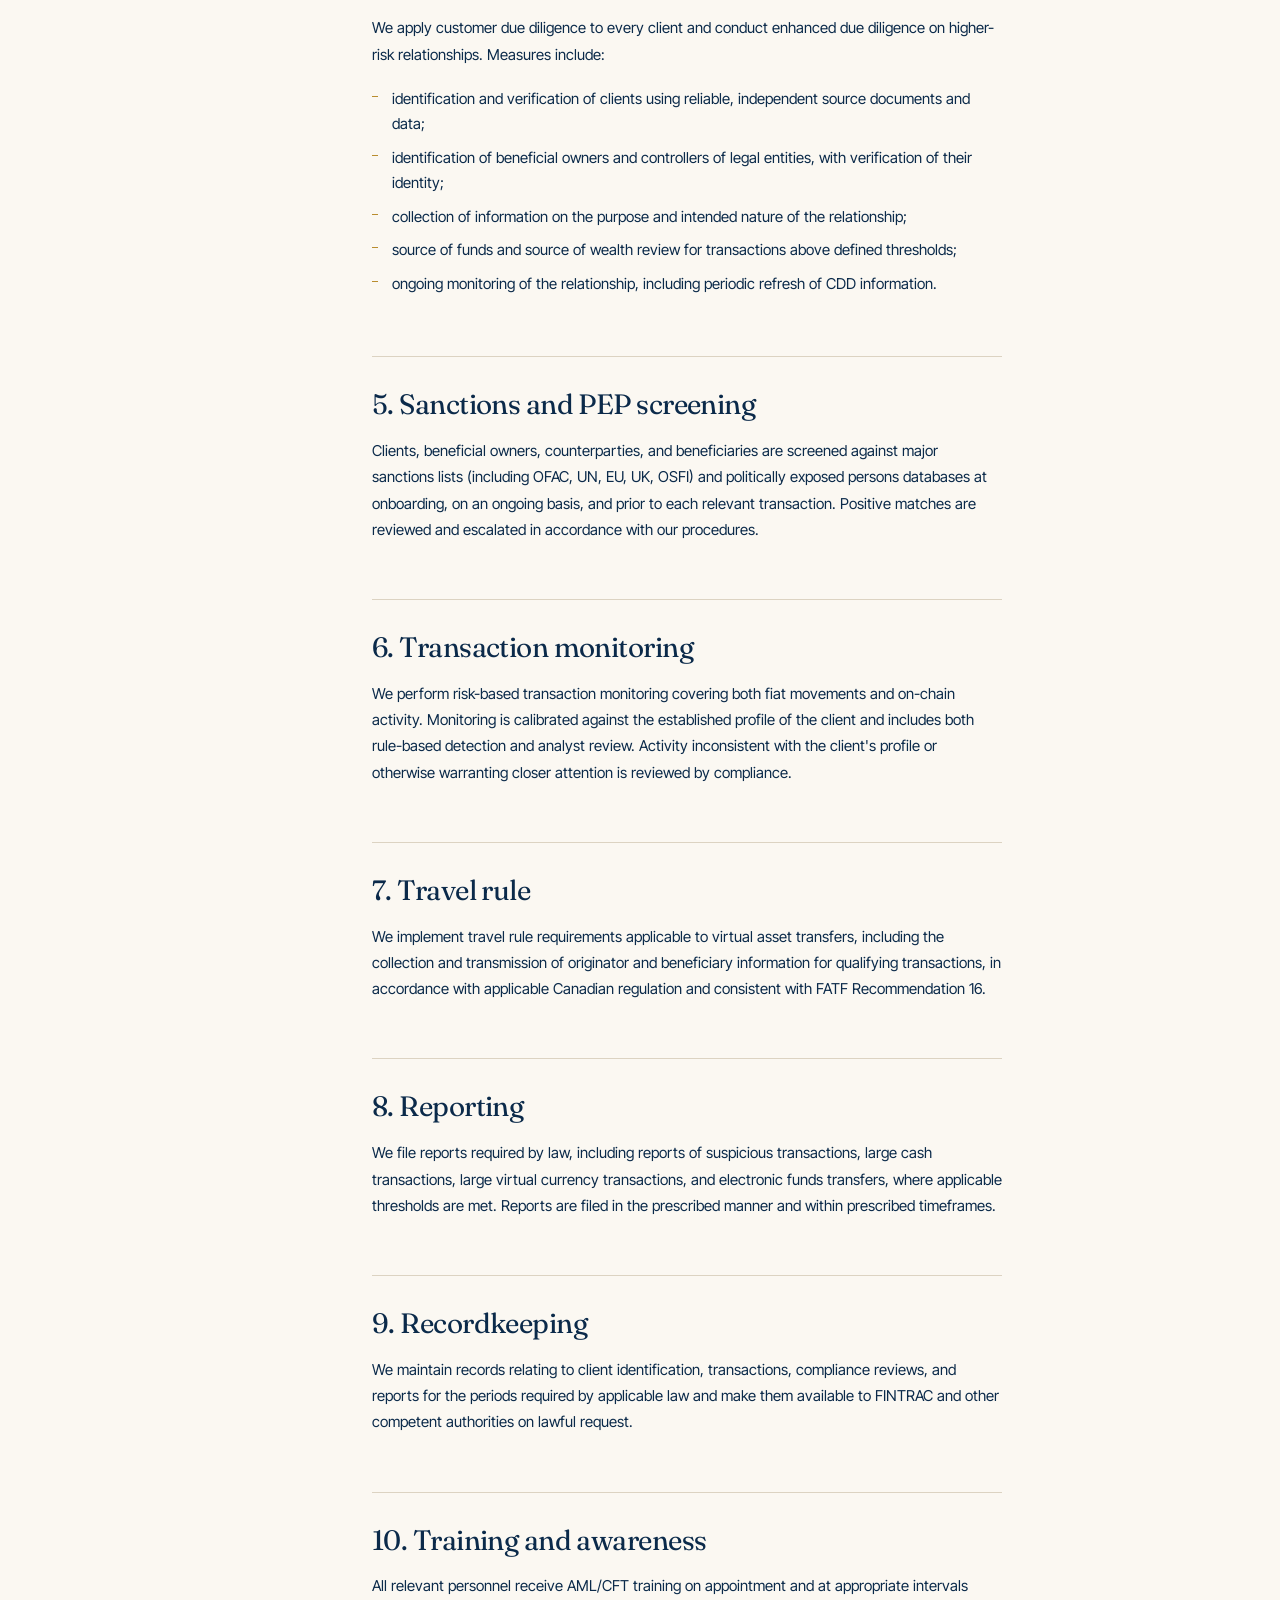
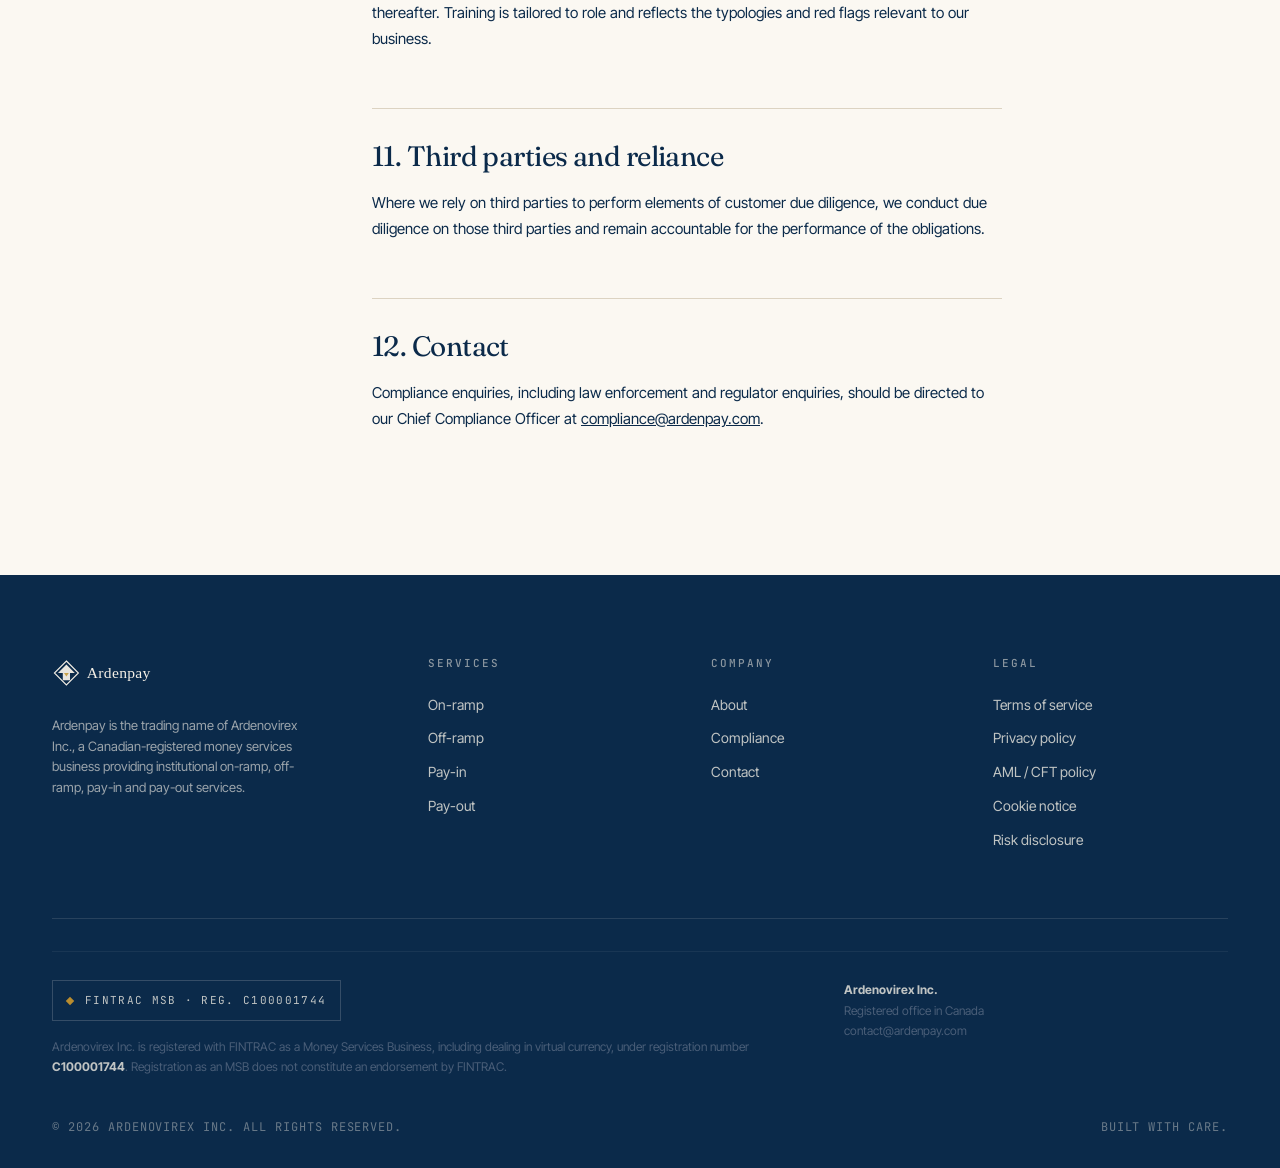
<file: legal/aml.html>
<!doctype html>
<html lang="en">
<head>
  <meta charset="utf-8">
  <meta name="viewport" content="width=device-width, initial-scale=1">
  <title>AML / CFT policy — Ardenpay</title>
  <link rel="icon" type="image/svg+xml" href="../assets/favicon.svg">
  <link rel="preconnect" href="https://fonts.googleapis.com">
  <link rel="preconnect" href="https://fonts.gstatic.com" crossorigin>
  <link href="https://fonts.googleapis.com/css2?family=Fraunces:opsz,wght,SOFT@9..144,300..600,30..100&family=Inter+Tight:wght@400;500;600&family=JetBrains+Mono:wght@400;500&display=swap" rel="stylesheet">
  <link rel="stylesheet" href="../assets/style.css">
  <style>
    .legal-wrap { display: grid; grid-template-columns: 240px 1fr; gap: 80px; align-items: start; }
    @media (max-width: 980px) { .legal-wrap { grid-template-columns: 1fr; gap: 32px; } }
    .legal-toc { position: sticky; top: 100px; font-family: var(--mono); font-size: 12px; line-height: 1.8; letter-spacing: 0.04em; }
    .legal-toc h5 { font-size: 11px; letter-spacing: 0.18em; text-transform: uppercase; color: var(--ink-soft); margin-bottom: 16px; }
    .legal-toc a { display: block; color: var(--ink-soft); padding: 4px 0; border-left: 1px solid var(--rule-soft); padding-left: 14px; transition: all .2s ease; }
    .legal-toc a:hover { color: var(--ink); border-left-color: var(--gold); }
    .legal-body { max-width: 70ch; }
    .legal-body h2 { font-family: var(--serif); font-weight: 400; font-size: 28px; margin-top: 56px; margin-bottom: 18px; padding-top: 32px; border-top: 1px solid var(--rule); scroll-margin-top: 100px; }
    .legal-body h2:first-child { margin-top: 0; padding-top: 0; border-top: 0; }
    .legal-body h3 { font-family: var(--sans); font-size: 16px; font-weight: 600; margin-top: 28px; margin-bottom: 10px; }
    .legal-body p { font-size: 15px; line-height: 1.75; color: var(--ink); margin-bottom: 14px; }
    .legal-body ul { padding-left: 0; list-style: none; margin: 8px 0 18px; }
    .legal-body ul li { padding: 4px 0 4px 20px; position: relative; font-size: 15px; color: var(--ink); line-height: 1.7; }
    .legal-body ul li::before { content: ""; position: absolute; left: 0; top: 14px; width: 6px; height: 1px; background: var(--gold); }
    .legal-meta { display: flex; gap: 32px; padding-bottom: 24px; margin-bottom: 32px; border-bottom: 1px solid var(--rule); font-family: var(--mono); font-size: 11px; letter-spacing: 0.14em; text-transform: uppercase; color: var(--ink-soft); }
  </style>
</head>
<body>

<header class="site-header">
  <div class="container nav">
    <a class="nav-logo" href="../index.html"><img src="../assets/logo.svg" alt="Ardenpay"></a>
    <nav><ul class="nav-links">
      <li><a href="../index.html">Home</a></li>
      <li><a href="../services.html">Services</a></li>
      <li><a href="../compliance.html">Compliance</a></li>
      <li><a href="../about.html">About</a></li>
    
        <li><a href="../contact.html" class="mobile-cta">Contact us →</a></li>
      </ul></nav>
    <a href="../contact.html" class="nav-cta">Contact us →</a>
    <button class="nav-toggle" aria-label="Menu">
      <svg class="icon-open" width="22" height="22" viewBox="0 0 22 22" fill="none"><path d="M3 6h16M3 11h16M3 16h16" stroke="#0B2A4A" stroke-width="1.4"/></svg>
      <svg class="icon-close" width="22" height="22" viewBox="0 0 22 22" fill="none"><path d="M5 5l12 12M17 5L5 17" stroke="#0B2A4A" stroke-width="1.4"/></svg>
    </button>
  </div>
</header>

<section class="page-hero">
  <div class="container">
    <div class="crumb"><a href="../index.html">Home</a> &nbsp;/&nbsp; Legal &nbsp;/&nbsp; AML / CFT policy</div>
    <h1>AML / CFT policy.</h1>
    <p>A summary of Ardenpay's anti-money laundering and counter-terrorism financing programme.</p>
  </div>
</section>

<section class="section">
  <div class="container legal-wrap">

    <aside class="legal-toc">
      <h5>Contents</h5>
      <a href="#intro">1. Introduction</a>
      <a href="#governance">2. Programme governance</a>
      <a href="#risk-assessment">3. Risk assessment</a>
      <a href="#cdd">4. Customer due diligence</a>
      <a href="#screening">5. Sanctions and PEP screening</a>
      <a href="#monitoring">6. Transaction monitoring</a>
      <a href="#travel-rule">7. Travel rule</a>
      <a href="#reporting">8. Reporting</a>
      <a href="#recordkeeping">9. Recordkeeping</a>
      <a href="#training">10. Training and awareness</a>
      <a href="#third-parties">11. Third parties and reliance</a>
      <a href="#contact">12. Contact</a>
    </aside>

    <div class="legal-body">
      <div class="legal-meta">
        <span>Version 1.0</span>
        <span>Effective 1 March 2026</span>
      </div>
      <h2 id="intro">1. Introduction</h2>
<p>Ardenovirex Inc., trading as Ardenpay, operates an anti-money laundering and counter-terrorism financing ("AML/CFT") programme designed to comply with the Proceeds of Crime (Money Laundering) and Terrorist Financing Act (Canada), associated regulations, and guidance issued by FINTRAC. We also have regard to the Financial Action Task Force (FATF) recommendations applicable to virtual asset service providers.</p><p>This page provides a public summary of the programme. The full policy and supporting procedures are made available to clients during onboarding and to regulators on request.</p>

<h2 id="governance">2. Programme governance</h2>
<p>The programme is owned by our Chief Compliance Officer, who reports to senior management. Compliance has the authority and resources required to discharge its responsibilities, including the authority to decline or suspend client relationships and transactions.</p><p>The programme is documented in writing, reviewed periodically, and adjusted to reflect changes in regulation, typology, and our client base. It is subject to independent review on a periodic basis.</p>

<h2 id="risk-assessment">3. Risk assessment</h2>
<p>We maintain an enterprise risk assessment that considers ML/TF risks associated with our clients, products, services, delivery channels, jurisdictions, and the digital assets we transact in. The risk assessment informs the calibration of our customer due diligence, transaction monitoring, and screening controls.</p>

<h2 id="cdd">4. Customer due diligence</h2>
<p>We apply customer due diligence to every client and conduct enhanced due diligence on higher-risk relationships. Measures include:</p><ul><li>identification and verification of clients using reliable, independent source documents and data;</li><li>identification of beneficial owners and controllers of legal entities, with verification of their identity;</li><li>collection of information on the purpose and intended nature of the relationship;</li><li>source of funds and source of wealth review for transactions above defined thresholds;</li><li>ongoing monitoring of the relationship, including periodic refresh of CDD information.</li></ul>

<h2 id="screening">5. Sanctions and PEP screening</h2>
<p>Clients, beneficial owners, counterparties, and beneficiaries are screened against major sanctions lists (including OFAC, UN, EU, UK, OSFI) and politically exposed persons databases at onboarding, on an ongoing basis, and prior to each relevant transaction. Positive matches are reviewed and escalated in accordance with our procedures.</p>

<h2 id="monitoring">6. Transaction monitoring</h2>
<p>We perform risk-based transaction monitoring covering both fiat movements and on-chain activity. Monitoring is calibrated against the established profile of the client and includes both rule-based detection and analyst review. Activity inconsistent with the client's profile or otherwise warranting closer attention is reviewed by compliance.</p>

<h2 id="travel-rule">7. Travel rule</h2>
<p>We implement travel rule requirements applicable to virtual asset transfers, including the collection and transmission of originator and beneficiary information for qualifying transactions, in accordance with applicable Canadian regulation and consistent with FATF Recommendation 16.</p>

<h2 id="reporting">8. Reporting</h2>
<p>We file reports required by law, including reports of suspicious transactions, large cash transactions, large virtual currency transactions, and electronic funds transfers, where applicable thresholds are met. Reports are filed in the prescribed manner and within prescribed timeframes.</p>

<h2 id="recordkeeping">9. Recordkeeping</h2>
<p>We maintain records relating to client identification, transactions, compliance reviews, and reports for the periods required by applicable law and make them available to FINTRAC and other competent authorities on lawful request.</p>

<h2 id="training">10. Training and awareness</h2>
<p>All relevant personnel receive AML/CFT training on appointment and at appropriate intervals thereafter. Training is tailored to role and reflects the typologies and red flags relevant to our business.</p>

<h2 id="third-parties">11. Third parties and reliance</h2>
<p>Where we rely on third parties to perform elements of customer due diligence, we conduct due diligence on those third parties and remain accountable for the performance of the obligations.</p>

<h2 id="contact">12. Contact</h2>
<p>Compliance enquiries, including law enforcement and regulator enquiries, should be directed to our Chief Compliance Officer at <a href="mailto:compliance@ardenpay.com" style="color: var(--ink); text-decoration: underline;">compliance@ardenpay.com</a>.</p>
    </div>
  </div>
</section>

<footer class="site-footer">
  <div class="container">
    <div class="footer-top">
      <div class="footer-brand">
        <img src="../assets/logo-light.svg" alt="Ardenpay">
        <p>Ardenpay is the trading name of Ardenovirex Inc., a Canadian-registered money services business providing institutional on-ramp, off-ramp, pay-in and pay-out services.</p>
      </div>
      <div class="footer-col">
        <h5>Services</h5>
        <ul>
          <li><a href="../services.html#onramp">On-ramp</a></li>
          <li><a href="../services.html#offramp">Off-ramp</a></li>
          <li><a href="../services.html#payin">Pay-in</a></li>
          <li><a href="../services.html#payout">Pay-out</a></li>
        </ul>
      </div>
      <div class="footer-col">
        <h5>Company</h5>
        <ul>
          <li><a href="../about.html">About</a></li>
          <li><a href="../compliance.html">Compliance</a></li>
          <li><a href="../contact.html">Contact</a></li>
        </ul>
      </div>
      <div class="footer-col">
        <h5>Legal</h5>
        <ul>
          <li><a href="terms.html">Terms of service</a></li>
          <li><a href="privacy.html">Privacy policy</a></li>
          <li><a href="aml.html">AML / CFT policy</a></li>
          <li><a href="cookies.html">Cookie notice</a></li>
          <li><a href="risk.html">Risk disclosure</a></li>
        </ul>
      </div>
    </div>
    <div class="footer-legal">
      <div>
        <span class="compliance-badge"><span class="dot"></span>FINTRAC MSB · Reg. C100001744</span>
        <p>Ardenovirex Inc. is registered with FINTRAC as a Money Services Business, including dealing in virtual currency, under registration number <strong style="color: rgba(244,239,230,0.78);">C100001744</strong>. Registration as an MSB does not constitute an endorsement by FINTRAC.</p>
      </div>
      <div>
        <p><strong style="color: rgba(244,239,230,0.78);">Ardenovirex Inc.</strong><br>Registered office in Canada<br>contact@ardenpay.com</p>
      </div>
    </div>
    <div class="footer-bottom">
      <span>© 2026 Ardenovirex Inc. All rights reserved.</span>
      <span>Built with care.</span>
    </div>
  </div>
</footer>
<script src="../assets/nav.js"></script>
</body>
</html>
</file>
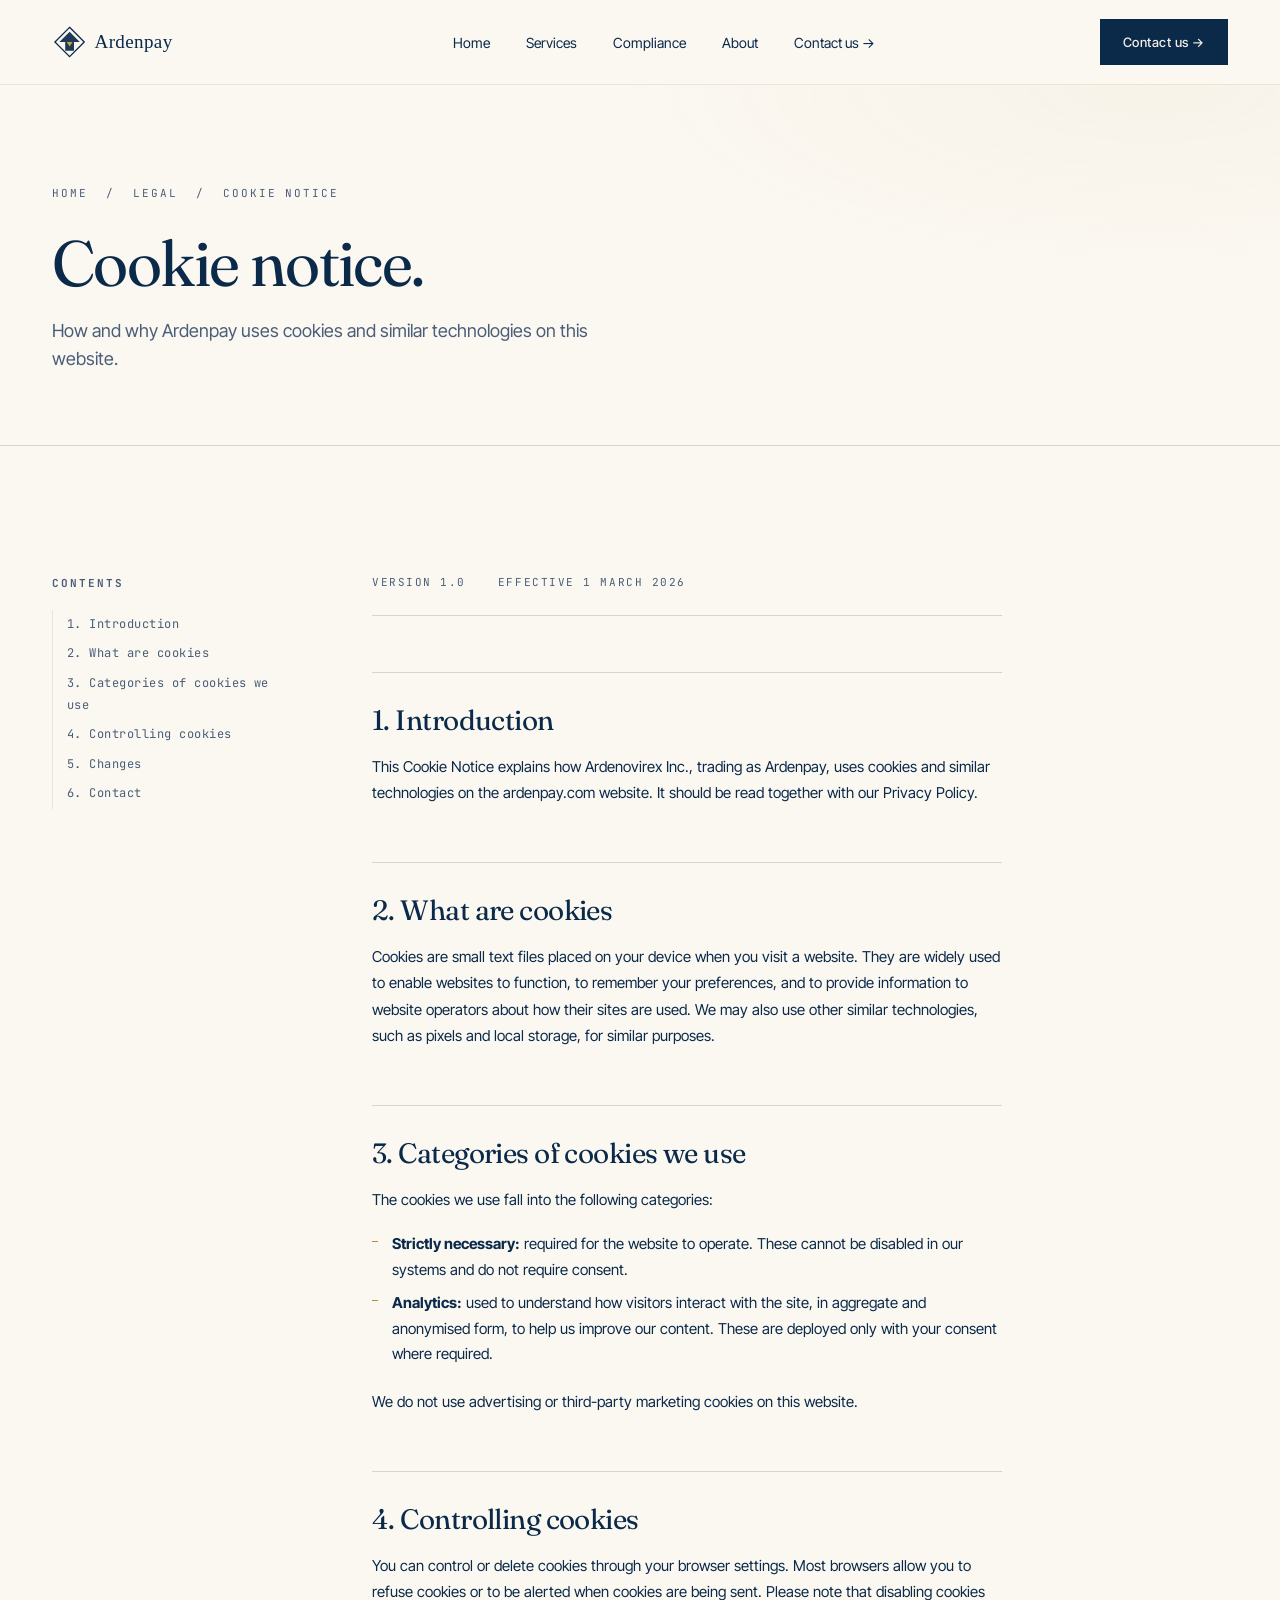
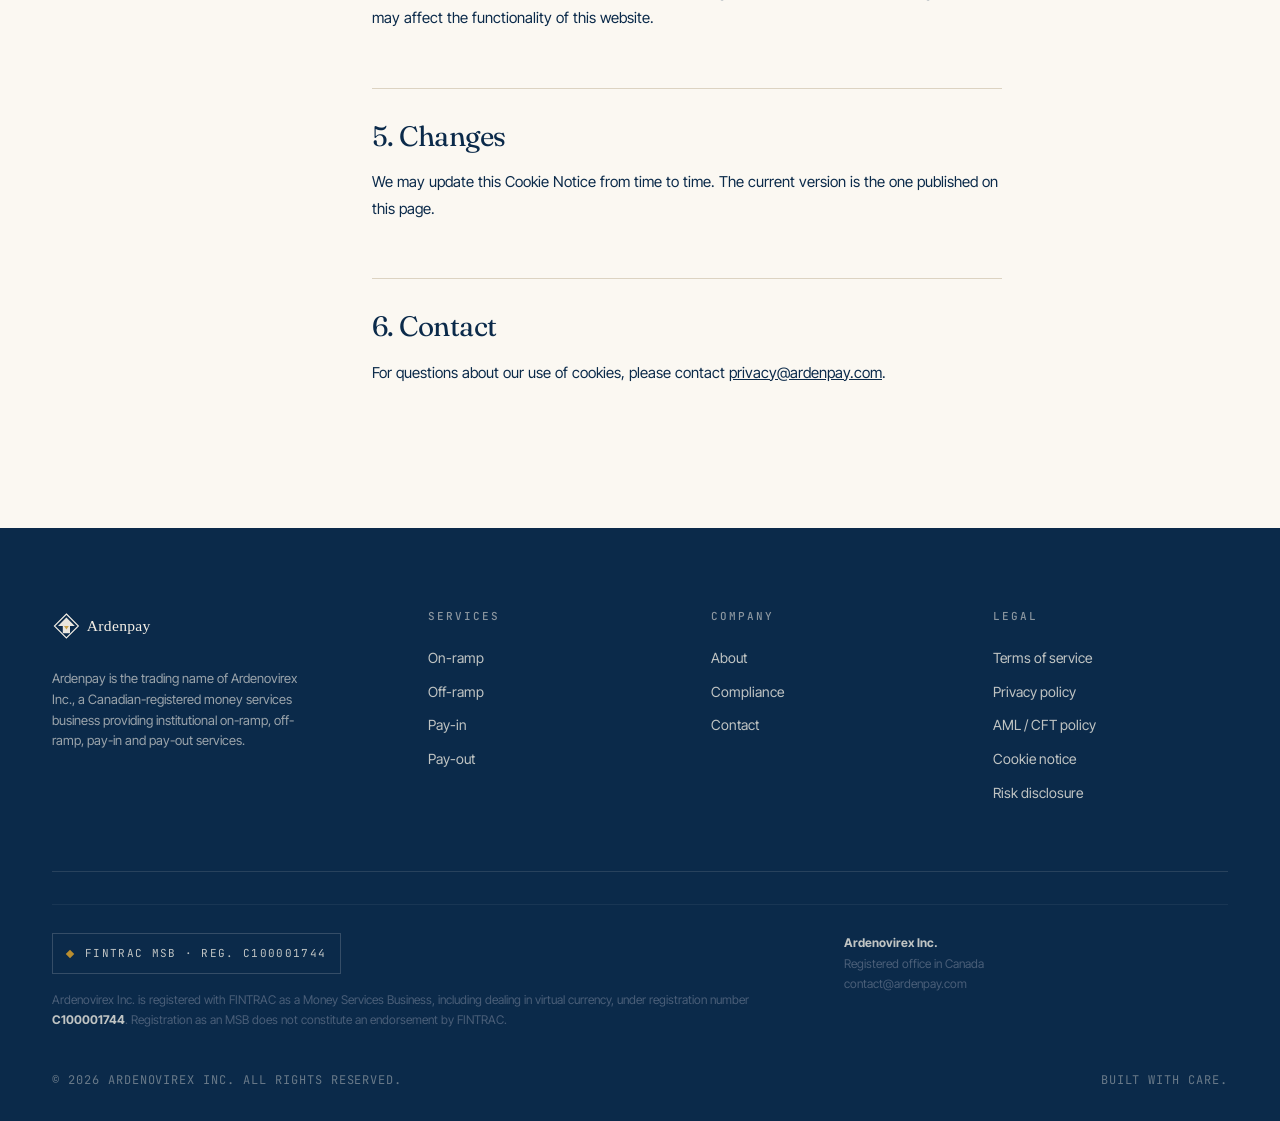
<file: legal/cookies.html>
<!doctype html>
<html lang="en">
<head>
  <meta charset="utf-8">
  <meta name="viewport" content="width=device-width, initial-scale=1">
  <title>Cookie notice — Ardenpay</title>
  <link rel="icon" type="image/svg+xml" href="../assets/favicon.svg">
  <link rel="preconnect" href="https://fonts.googleapis.com">
  <link rel="preconnect" href="https://fonts.gstatic.com" crossorigin>
  <link href="https://fonts.googleapis.com/css2?family=Fraunces:opsz,wght,SOFT@9..144,300..600,30..100&family=Inter+Tight:wght@400;500;600&family=JetBrains+Mono:wght@400;500&display=swap" rel="stylesheet">
  <link rel="stylesheet" href="../assets/style.css">
  <style>
    .legal-wrap { display: grid; grid-template-columns: 240px 1fr; gap: 80px; align-items: start; }
    @media (max-width: 980px) { .legal-wrap { grid-template-columns: 1fr; gap: 32px; } }
    .legal-toc { position: sticky; top: 100px; font-family: var(--mono); font-size: 12px; line-height: 1.8; letter-spacing: 0.04em; }
    .legal-toc h5 { font-size: 11px; letter-spacing: 0.18em; text-transform: uppercase; color: var(--ink-soft); margin-bottom: 16px; }
    .legal-toc a { display: block; color: var(--ink-soft); padding: 4px 0; border-left: 1px solid var(--rule-soft); padding-left: 14px; transition: all .2s ease; }
    .legal-toc a:hover { color: var(--ink); border-left-color: var(--gold); }
    .legal-body { max-width: 70ch; }
    .legal-body h2 { font-family: var(--serif); font-weight: 400; font-size: 28px; margin-top: 56px; margin-bottom: 18px; padding-top: 32px; border-top: 1px solid var(--rule); scroll-margin-top: 100px; }
    .legal-body h2:first-child { margin-top: 0; padding-top: 0; border-top: 0; }
    .legal-body h3 { font-family: var(--sans); font-size: 16px; font-weight: 600; margin-top: 28px; margin-bottom: 10px; }
    .legal-body p { font-size: 15px; line-height: 1.75; color: var(--ink); margin-bottom: 14px; }
    .legal-body ul { padding-left: 0; list-style: none; margin: 8px 0 18px; }
    .legal-body ul li { padding: 4px 0 4px 20px; position: relative; font-size: 15px; color: var(--ink); line-height: 1.7; }
    .legal-body ul li::before { content: ""; position: absolute; left: 0; top: 14px; width: 6px; height: 1px; background: var(--gold); }
    .legal-meta { display: flex; gap: 32px; padding-bottom: 24px; margin-bottom: 32px; border-bottom: 1px solid var(--rule); font-family: var(--mono); font-size: 11px; letter-spacing: 0.14em; text-transform: uppercase; color: var(--ink-soft); }
  </style>
</head>
<body>

<header class="site-header">
  <div class="container nav">
    <a class="nav-logo" href="../index.html"><img src="../assets/logo.svg" alt="Ardenpay"></a>
    <nav><ul class="nav-links">
      <li><a href="../index.html">Home</a></li>
      <li><a href="../services.html">Services</a></li>
      <li><a href="../compliance.html">Compliance</a></li>
      <li><a href="../about.html">About</a></li>
    
        <li><a href="../contact.html" class="mobile-cta">Contact us →</a></li>
      </ul></nav>
    <a href="../contact.html" class="nav-cta">Contact us →</a>
    <button class="nav-toggle" aria-label="Menu">
      <svg class="icon-open" width="22" height="22" viewBox="0 0 22 22" fill="none"><path d="M3 6h16M3 11h16M3 16h16" stroke="#0B2A4A" stroke-width="1.4"/></svg>
      <svg class="icon-close" width="22" height="22" viewBox="0 0 22 22" fill="none"><path d="M5 5l12 12M17 5L5 17" stroke="#0B2A4A" stroke-width="1.4"/></svg>
    </button>
  </div>
</header>

<section class="page-hero">
  <div class="container">
    <div class="crumb"><a href="../index.html">Home</a> &nbsp;/&nbsp; Legal &nbsp;/&nbsp; Cookie notice</div>
    <h1>Cookie notice.</h1>
    <p>How and why Ardenpay uses cookies and similar technologies on this website.</p>
  </div>
</section>

<section class="section">
  <div class="container legal-wrap">

    <aside class="legal-toc">
      <h5>Contents</h5>
      <a href="#intro">1. Introduction</a>
      <a href="#what">2. What are cookies</a>
      <a href="#categories">3. Categories of cookies we use</a>
      <a href="#control">4. Controlling cookies</a>
      <a href="#changes">5. Changes</a>
      <a href="#contact">6. Contact</a>
    </aside>

    <div class="legal-body">
      <div class="legal-meta">
        <span>Version 1.0</span>
        <span>Effective 1 March 2026</span>
      </div>
      <h2 id="intro">1. Introduction</h2>
<p>This Cookie Notice explains how Ardenovirex Inc., trading as Ardenpay, uses cookies and similar technologies on the ardenpay.com website. It should be read together with our Privacy Policy.</p>

<h2 id="what">2. What are cookies</h2>
<p>Cookies are small text files placed on your device when you visit a website. They are widely used to enable websites to function, to remember your preferences, and to provide information to website operators about how their sites are used. We may also use other similar technologies, such as pixels and local storage, for similar purposes.</p>

<h2 id="categories">3. Categories of cookies we use</h2>
<p>The cookies we use fall into the following categories:</p><ul><li><strong>Strictly necessary:</strong> required for the website to operate. These cannot be disabled in our systems and do not require consent.</li><li><strong>Analytics:</strong> used to understand how visitors interact with the site, in aggregate and anonymised form, to help us improve our content. These are deployed only with your consent where required.</li></ul><p>We do not use advertising or third-party marketing cookies on this website.</p>

<h2 id="control">4. Controlling cookies</h2>
<p>You can control or delete cookies through your browser settings. Most browsers allow you to refuse cookies or to be alerted when cookies are being sent. Please note that disabling cookies may affect the functionality of this website.</p>

<h2 id="changes">5. Changes</h2>
<p>We may update this Cookie Notice from time to time. The current version is the one published on this page.</p>

<h2 id="contact">6. Contact</h2>
<p>For questions about our use of cookies, please contact <a href="mailto:privacy@ardenpay.com" style="color: var(--ink); text-decoration: underline;">privacy@ardenpay.com</a>.</p>
    </div>
  </div>
</section>

<footer class="site-footer">
  <div class="container">
    <div class="footer-top">
      <div class="footer-brand">
        <img src="../assets/logo-light.svg" alt="Ardenpay">
        <p>Ardenpay is the trading name of Ardenovirex Inc., a Canadian-registered money services business providing institutional on-ramp, off-ramp, pay-in and pay-out services.</p>
      </div>
      <div class="footer-col">
        <h5>Services</h5>
        <ul>
          <li><a href="../services.html#onramp">On-ramp</a></li>
          <li><a href="../services.html#offramp">Off-ramp</a></li>
          <li><a href="../services.html#payin">Pay-in</a></li>
          <li><a href="../services.html#payout">Pay-out</a></li>
        </ul>
      </div>
      <div class="footer-col">
        <h5>Company</h5>
        <ul>
          <li><a href="../about.html">About</a></li>
          <li><a href="../compliance.html">Compliance</a></li>
          <li><a href="../contact.html">Contact</a></li>
        </ul>
      </div>
      <div class="footer-col">
        <h5>Legal</h5>
        <ul>
          <li><a href="terms.html">Terms of service</a></li>
          <li><a href="privacy.html">Privacy policy</a></li>
          <li><a href="aml.html">AML / CFT policy</a></li>
          <li><a href="cookies.html">Cookie notice</a></li>
          <li><a href="risk.html">Risk disclosure</a></li>
        </ul>
      </div>
    </div>
    <div class="footer-legal">
      <div>
        <span class="compliance-badge"><span class="dot"></span>FINTRAC MSB · Reg. C100001744</span>
        <p>Ardenovirex Inc. is registered with FINTRAC as a Money Services Business, including dealing in virtual currency, under registration number <strong style="color: rgba(244,239,230,0.78);">C100001744</strong>. Registration as an MSB does not constitute an endorsement by FINTRAC.</p>
      </div>
      <div>
        <p><strong style="color: rgba(244,239,230,0.78);">Ardenovirex Inc.</strong><br>Registered office in Canada<br>contact@ardenpay.com</p>
      </div>
    </div>
    <div class="footer-bottom">
      <span>© 2026 Ardenovirex Inc. All rights reserved.</span>
      <span>Built with care.</span>
    </div>
  </div>
</footer>
<script src="../assets/nav.js"></script>
</body>
</html>
</file>
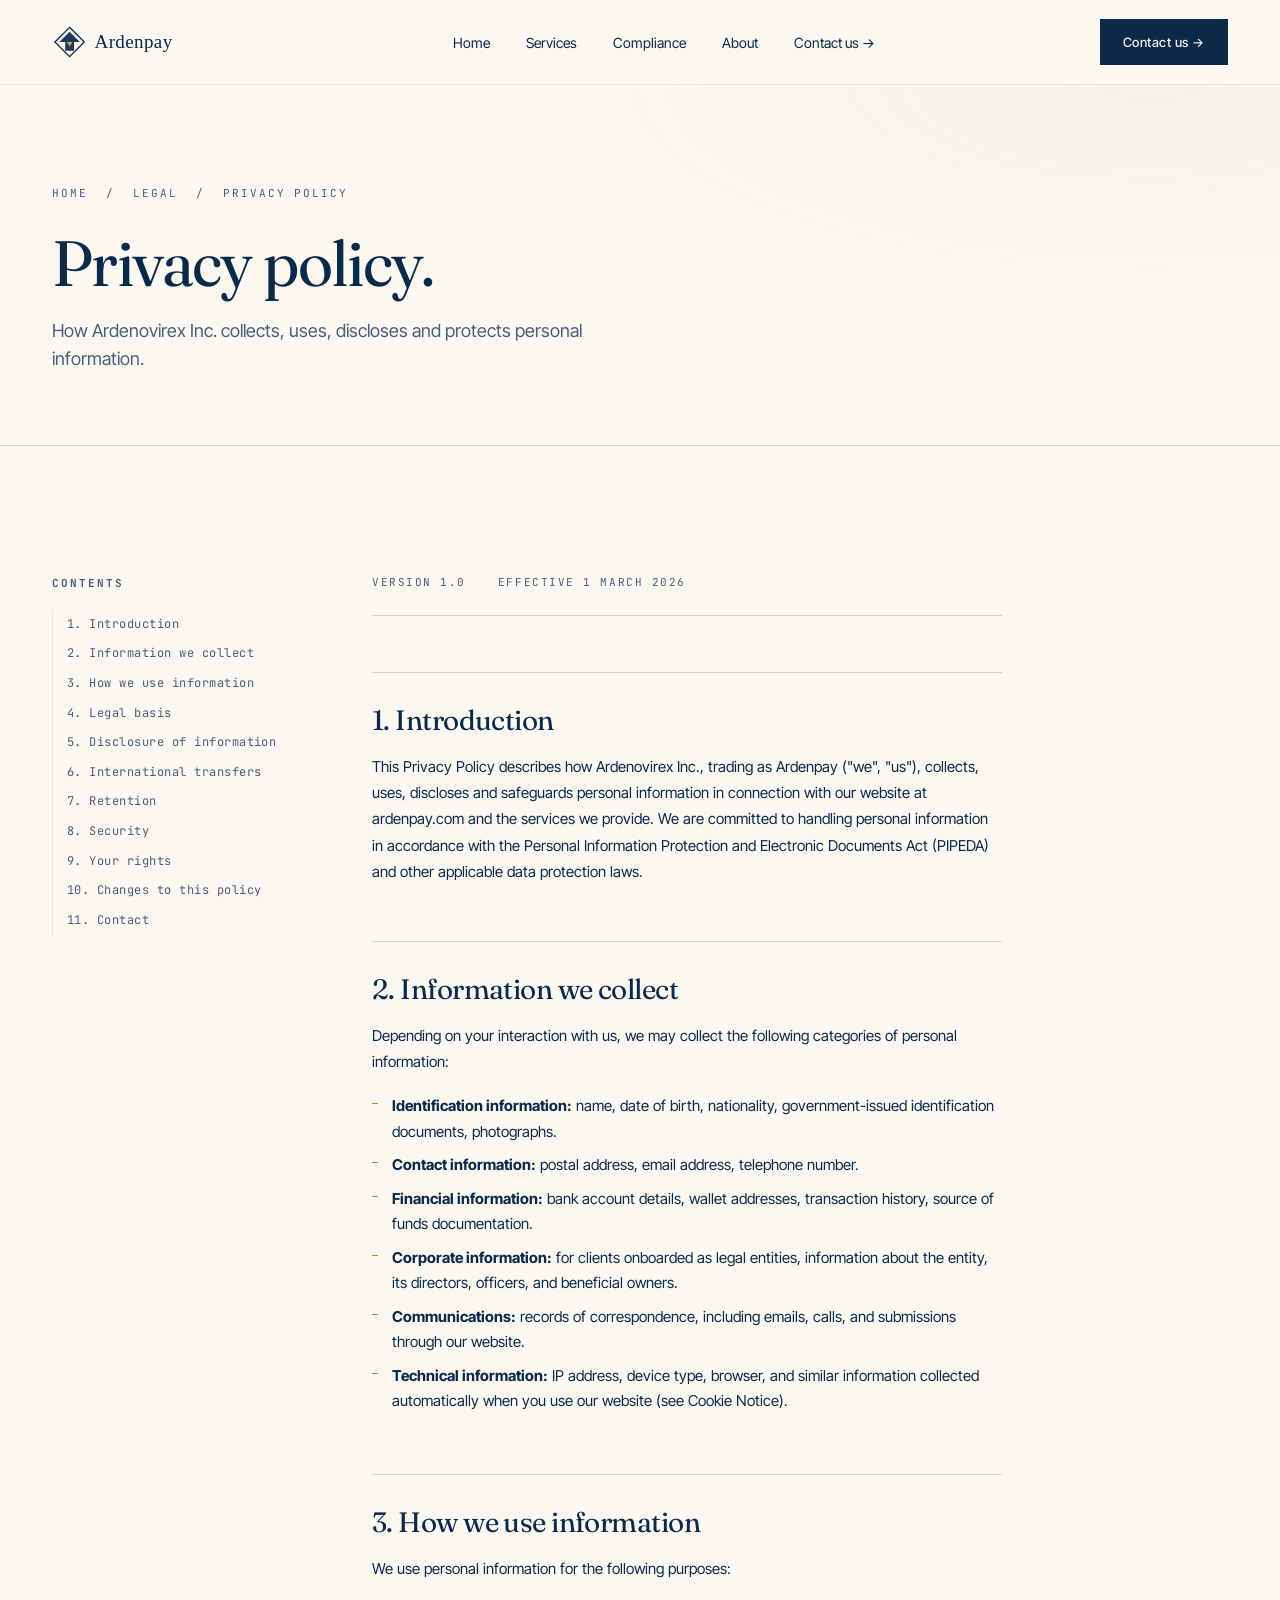
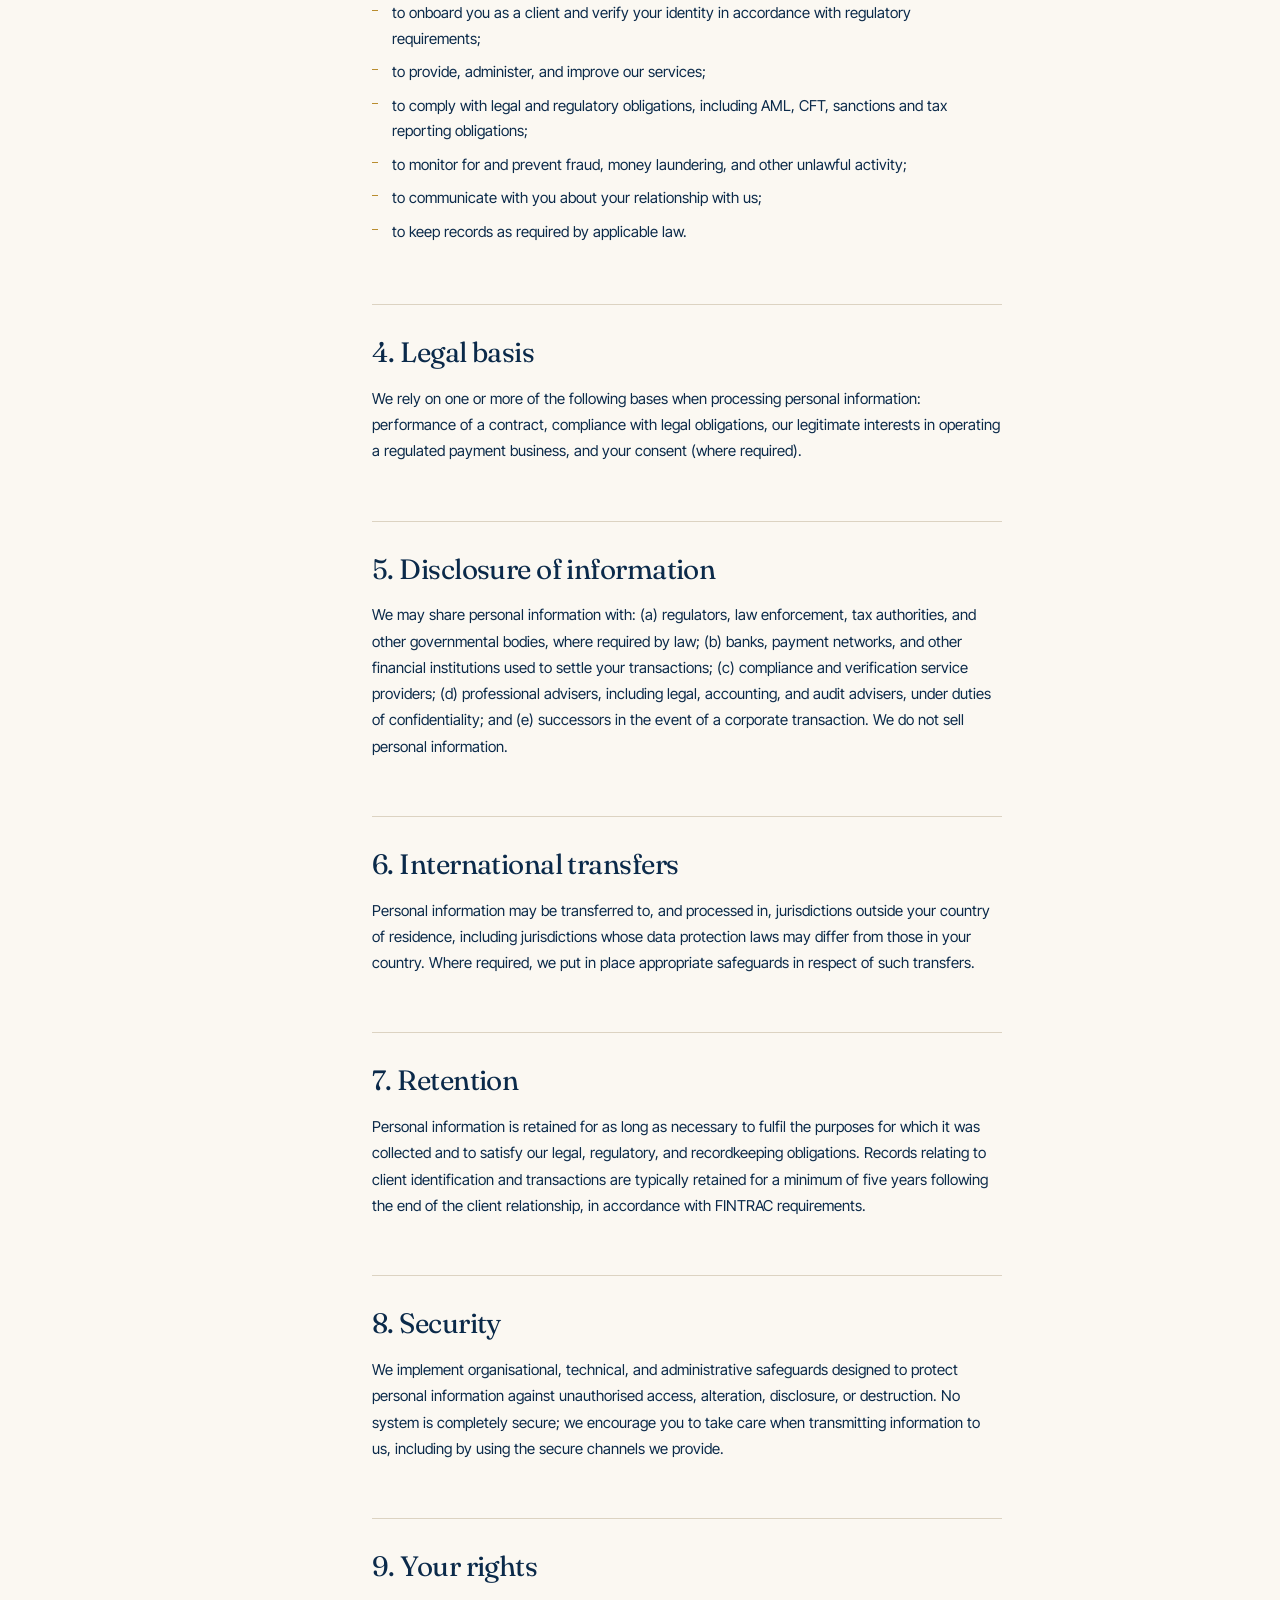
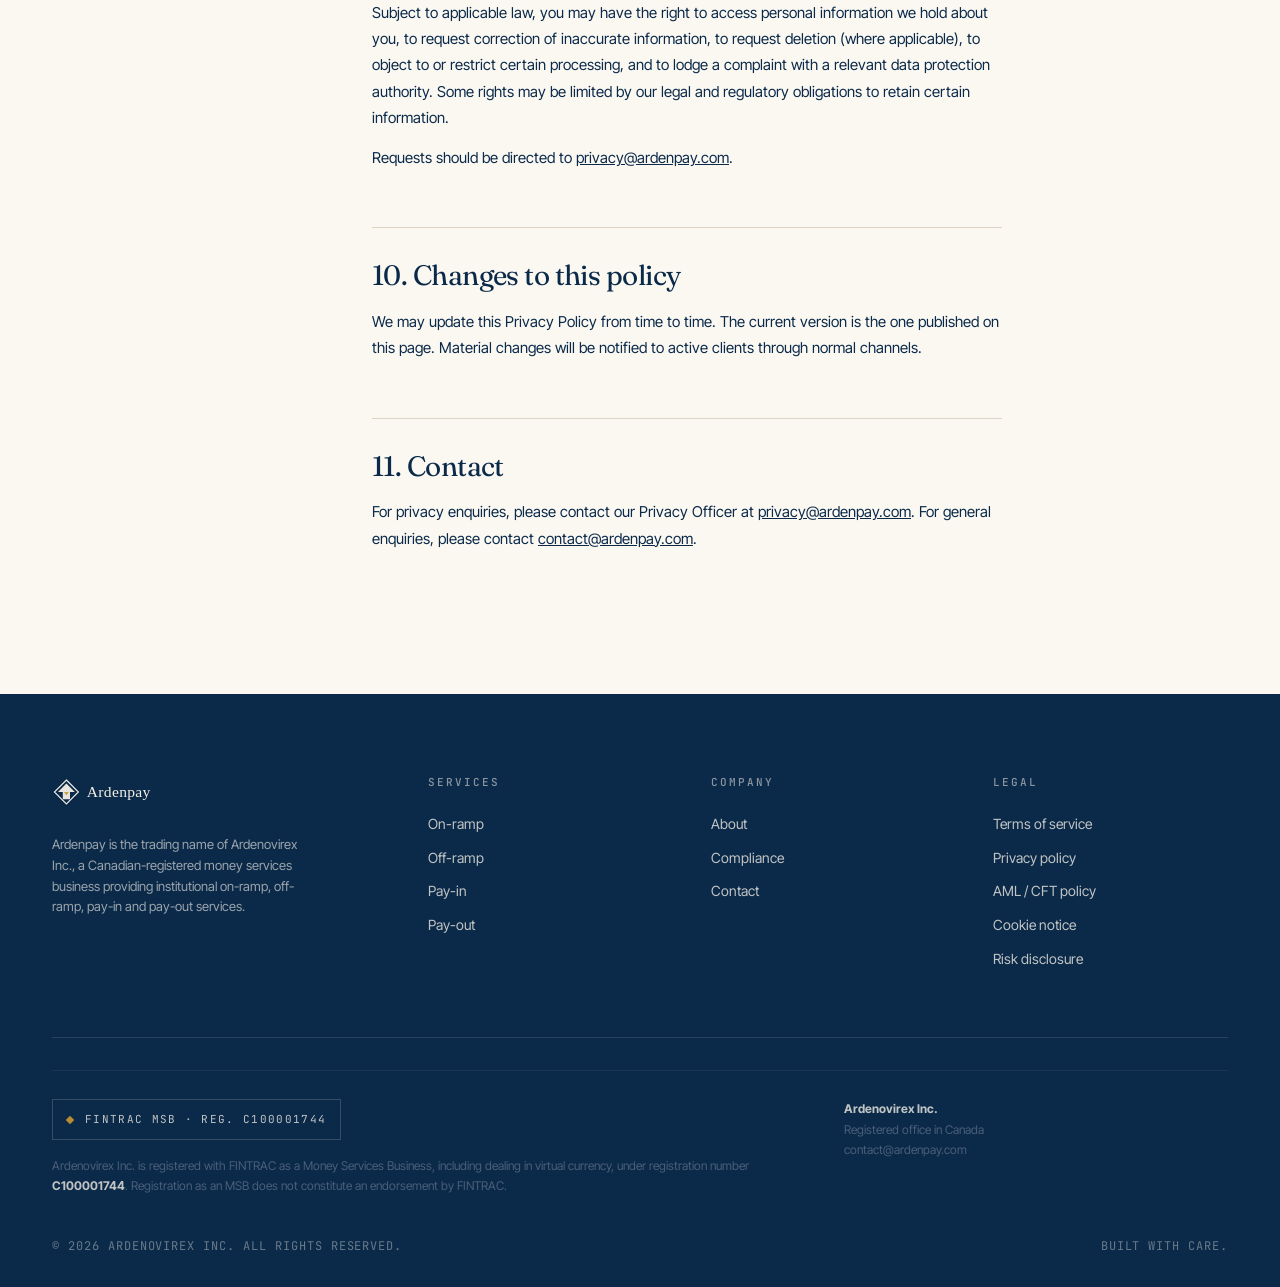
<file: legal/privacy.html>
<!doctype html>
<html lang="en">
<head>
  <meta charset="utf-8">
  <meta name="viewport" content="width=device-width, initial-scale=1">
  <title>Privacy policy — Ardenpay</title>
  <link rel="icon" type="image/svg+xml" href="../assets/favicon.svg">
  <link rel="preconnect" href="https://fonts.googleapis.com">
  <link rel="preconnect" href="https://fonts.gstatic.com" crossorigin>
  <link href="https://fonts.googleapis.com/css2?family=Fraunces:opsz,wght,SOFT@9..144,300..600,30..100&family=Inter+Tight:wght@400;500;600&family=JetBrains+Mono:wght@400;500&display=swap" rel="stylesheet">
  <link rel="stylesheet" href="../assets/style.css">
  <style>
    .legal-wrap { display: grid; grid-template-columns: 240px 1fr; gap: 80px; align-items: start; }
    @media (max-width: 980px) { .legal-wrap { grid-template-columns: 1fr; gap: 32px; } }
    .legal-toc { position: sticky; top: 100px; font-family: var(--mono); font-size: 12px; line-height: 1.8; letter-spacing: 0.04em; }
    .legal-toc h5 { font-size: 11px; letter-spacing: 0.18em; text-transform: uppercase; color: var(--ink-soft); margin-bottom: 16px; }
    .legal-toc a { display: block; color: var(--ink-soft); padding: 4px 0; border-left: 1px solid var(--rule-soft); padding-left: 14px; transition: all .2s ease; }
    .legal-toc a:hover { color: var(--ink); border-left-color: var(--gold); }
    .legal-body { max-width: 70ch; }
    .legal-body h2 { font-family: var(--serif); font-weight: 400; font-size: 28px; margin-top: 56px; margin-bottom: 18px; padding-top: 32px; border-top: 1px solid var(--rule); scroll-margin-top: 100px; }
    .legal-body h2:first-child { margin-top: 0; padding-top: 0; border-top: 0; }
    .legal-body h3 { font-family: var(--sans); font-size: 16px; font-weight: 600; margin-top: 28px; margin-bottom: 10px; }
    .legal-body p { font-size: 15px; line-height: 1.75; color: var(--ink); margin-bottom: 14px; }
    .legal-body ul { padding-left: 0; list-style: none; margin: 8px 0 18px; }
    .legal-body ul li { padding: 4px 0 4px 20px; position: relative; font-size: 15px; color: var(--ink); line-height: 1.7; }
    .legal-body ul li::before { content: ""; position: absolute; left: 0; top: 14px; width: 6px; height: 1px; background: var(--gold); }
    .legal-meta { display: flex; gap: 32px; padding-bottom: 24px; margin-bottom: 32px; border-bottom: 1px solid var(--rule); font-family: var(--mono); font-size: 11px; letter-spacing: 0.14em; text-transform: uppercase; color: var(--ink-soft); }
  </style>
</head>
<body>

<header class="site-header">
  <div class="container nav">
    <a class="nav-logo" href="../index.html"><img src="../assets/logo.svg" alt="Ardenpay"></a>
    <nav><ul class="nav-links">
      <li><a href="../index.html">Home</a></li>
      <li><a href="../services.html">Services</a></li>
      <li><a href="../compliance.html">Compliance</a></li>
      <li><a href="../about.html">About</a></li>
    
        <li><a href="../contact.html" class="mobile-cta">Contact us →</a></li>
      </ul></nav>
    <a href="../contact.html" class="nav-cta">Contact us →</a>
    <button class="nav-toggle" aria-label="Menu">
      <svg class="icon-open" width="22" height="22" viewBox="0 0 22 22" fill="none"><path d="M3 6h16M3 11h16M3 16h16" stroke="#0B2A4A" stroke-width="1.4"/></svg>
      <svg class="icon-close" width="22" height="22" viewBox="0 0 22 22" fill="none"><path d="M5 5l12 12M17 5L5 17" stroke="#0B2A4A" stroke-width="1.4"/></svg>
    </button>
  </div>
</header>

<section class="page-hero">
  <div class="container">
    <div class="crumb"><a href="../index.html">Home</a> &nbsp;/&nbsp; Legal &nbsp;/&nbsp; Privacy policy</div>
    <h1>Privacy policy.</h1>
    <p>How Ardenovirex Inc. collects, uses, discloses and protects personal information.</p>
  </div>
</section>

<section class="section">
  <div class="container legal-wrap">

    <aside class="legal-toc">
      <h5>Contents</h5>
      <a href="#intro">1. Introduction</a>
      <a href="#info-collected">2. Information we collect</a>
      <a href="#how-used">3. How we use information</a>
      <a href="#legal-basis">4. Legal basis</a>
      <a href="#disclosure">5. Disclosure of information</a>
      <a href="#transfers">6. International transfers</a>
      <a href="#retention">7. Retention</a>
      <a href="#security">8. Security</a>
      <a href="#rights">9. Your rights</a>
      <a href="#changes">10. Changes to this policy</a>
      <a href="#contact">11. Contact</a>
    </aside>

    <div class="legal-body">
      <div class="legal-meta">
        <span>Version 1.0</span>
        <span>Effective 1 March 2026</span>
      </div>
      <h2 id="intro">1. Introduction</h2>
<p>This Privacy Policy describes how Ardenovirex Inc., trading as Ardenpay ("we", "us"), collects, uses, discloses and safeguards personal information in connection with our website at ardenpay.com and the services we provide. We are committed to handling personal information in accordance with the Personal Information Protection and Electronic Documents Act (PIPEDA) and other applicable data protection laws.</p>

<h2 id="info-collected">2. Information we collect</h2>
<p>Depending on your interaction with us, we may collect the following categories of personal information:</p><ul><li><strong>Identification information:</strong> name, date of birth, nationality, government-issued identification documents, photographs.</li><li><strong>Contact information:</strong> postal address, email address, telephone number.</li><li><strong>Financial information:</strong> bank account details, wallet addresses, transaction history, source of funds documentation.</li><li><strong>Corporate information:</strong> for clients onboarded as legal entities, information about the entity, its directors, officers, and beneficial owners.</li><li><strong>Communications:</strong> records of correspondence, including emails, calls, and submissions through our website.</li><li><strong>Technical information:</strong> IP address, device type, browser, and similar information collected automatically when you use our website (see Cookie Notice).</li></ul>

<h2 id="how-used">3. How we use information</h2>
<p>We use personal information for the following purposes:</p><ul><li>to onboard you as a client and verify your identity in accordance with regulatory requirements;</li><li>to provide, administer, and improve our services;</li><li>to comply with legal and regulatory obligations, including AML, CFT, sanctions and tax reporting obligations;</li><li>to monitor for and prevent fraud, money laundering, and other unlawful activity;</li><li>to communicate with you about your relationship with us;</li><li>to keep records as required by applicable law.</li></ul>

<h2 id="legal-basis">4. Legal basis</h2>
<p>We rely on one or more of the following bases when processing personal information: performance of a contract, compliance with legal obligations, our legitimate interests in operating a regulated payment business, and your consent (where required).</p>

<h2 id="disclosure">5. Disclosure of information</h2>
<p>We may share personal information with: (a) regulators, law enforcement, tax authorities, and other governmental bodies, where required by law; (b) banks, payment networks, and other financial institutions used to settle your transactions; (c) compliance and verification service providers; (d) professional advisers, including legal, accounting, and audit advisers, under duties of confidentiality; and (e) successors in the event of a corporate transaction. We do not sell personal information.</p>

<h2 id="transfers">6. International transfers</h2>
<p>Personal information may be transferred to, and processed in, jurisdictions outside your country of residence, including jurisdictions whose data protection laws may differ from those in your country. Where required, we put in place appropriate safeguards in respect of such transfers.</p>

<h2 id="retention">7. Retention</h2>
<p>Personal information is retained for as long as necessary to fulfil the purposes for which it was collected and to satisfy our legal, regulatory, and recordkeeping obligations. Records relating to client identification and transactions are typically retained for a minimum of five years following the end of the client relationship, in accordance with FINTRAC requirements.</p>

<h2 id="security">8. Security</h2>
<p>We implement organisational, technical, and administrative safeguards designed to protect personal information against unauthorised access, alteration, disclosure, or destruction. No system is completely secure; we encourage you to take care when transmitting information to us, including by using the secure channels we provide.</p>

<h2 id="rights">9. Your rights</h2>
<p>Subject to applicable law, you may have the right to access personal information we hold about you, to request correction of inaccurate information, to request deletion (where applicable), to object to or restrict certain processing, and to lodge a complaint with a relevant data protection authority. Some rights may be limited by our legal and regulatory obligations to retain certain information.</p><p>Requests should be directed to <a href="mailto:privacy@ardenpay.com" style="color: var(--ink); text-decoration: underline;">privacy@ardenpay.com</a>.</p>

<h2 id="changes">10. Changes to this policy</h2>
<p>We may update this Privacy Policy from time to time. The current version is the one published on this page. Material changes will be notified to active clients through normal channels.</p>

<h2 id="contact">11. Contact</h2>
<p>For privacy enquiries, please contact our Privacy Officer at <a href="mailto:privacy@ardenpay.com" style="color: var(--ink); text-decoration: underline;">privacy@ardenpay.com</a>. For general enquiries, please contact <a href="mailto:contact@ardenpay.com" style="color: var(--ink); text-decoration: underline;">contact@ardenpay.com</a>.</p>
    </div>
  </div>
</section>

<footer class="site-footer">
  <div class="container">
    <div class="footer-top">
      <div class="footer-brand">
        <img src="../assets/logo-light.svg" alt="Ardenpay">
        <p>Ardenpay is the trading name of Ardenovirex Inc., a Canadian-registered money services business providing institutional on-ramp, off-ramp, pay-in and pay-out services.</p>
      </div>
      <div class="footer-col">
        <h5>Services</h5>
        <ul>
          <li><a href="../services.html#onramp">On-ramp</a></li>
          <li><a href="../services.html#offramp">Off-ramp</a></li>
          <li><a href="../services.html#payin">Pay-in</a></li>
          <li><a href="../services.html#payout">Pay-out</a></li>
        </ul>
      </div>
      <div class="footer-col">
        <h5>Company</h5>
        <ul>
          <li><a href="../about.html">About</a></li>
          <li><a href="../compliance.html">Compliance</a></li>
          <li><a href="../contact.html">Contact</a></li>
        </ul>
      </div>
      <div class="footer-col">
        <h5>Legal</h5>
        <ul>
          <li><a href="terms.html">Terms of service</a></li>
          <li><a href="privacy.html">Privacy policy</a></li>
          <li><a href="aml.html">AML / CFT policy</a></li>
          <li><a href="cookies.html">Cookie notice</a></li>
          <li><a href="risk.html">Risk disclosure</a></li>
        </ul>
      </div>
    </div>
    <div class="footer-legal">
      <div>
        <span class="compliance-badge"><span class="dot"></span>FINTRAC MSB · Reg. C100001744</span>
        <p>Ardenovirex Inc. is registered with FINTRAC as a Money Services Business, including dealing in virtual currency, under registration number <strong style="color: rgba(244,239,230,0.78);">C100001744</strong>. Registration as an MSB does not constitute an endorsement by FINTRAC.</p>
      </div>
      <div>
        <p><strong style="color: rgba(244,239,230,0.78);">Ardenovirex Inc.</strong><br>Registered office in Canada<br>contact@ardenpay.com</p>
      </div>
    </div>
    <div class="footer-bottom">
      <span>© 2026 Ardenovirex Inc. All rights reserved.</span>
      <span>Built with care.</span>
    </div>
  </div>
</footer>
<script src="../assets/nav.js"></script>
</body>
</html>
</file>
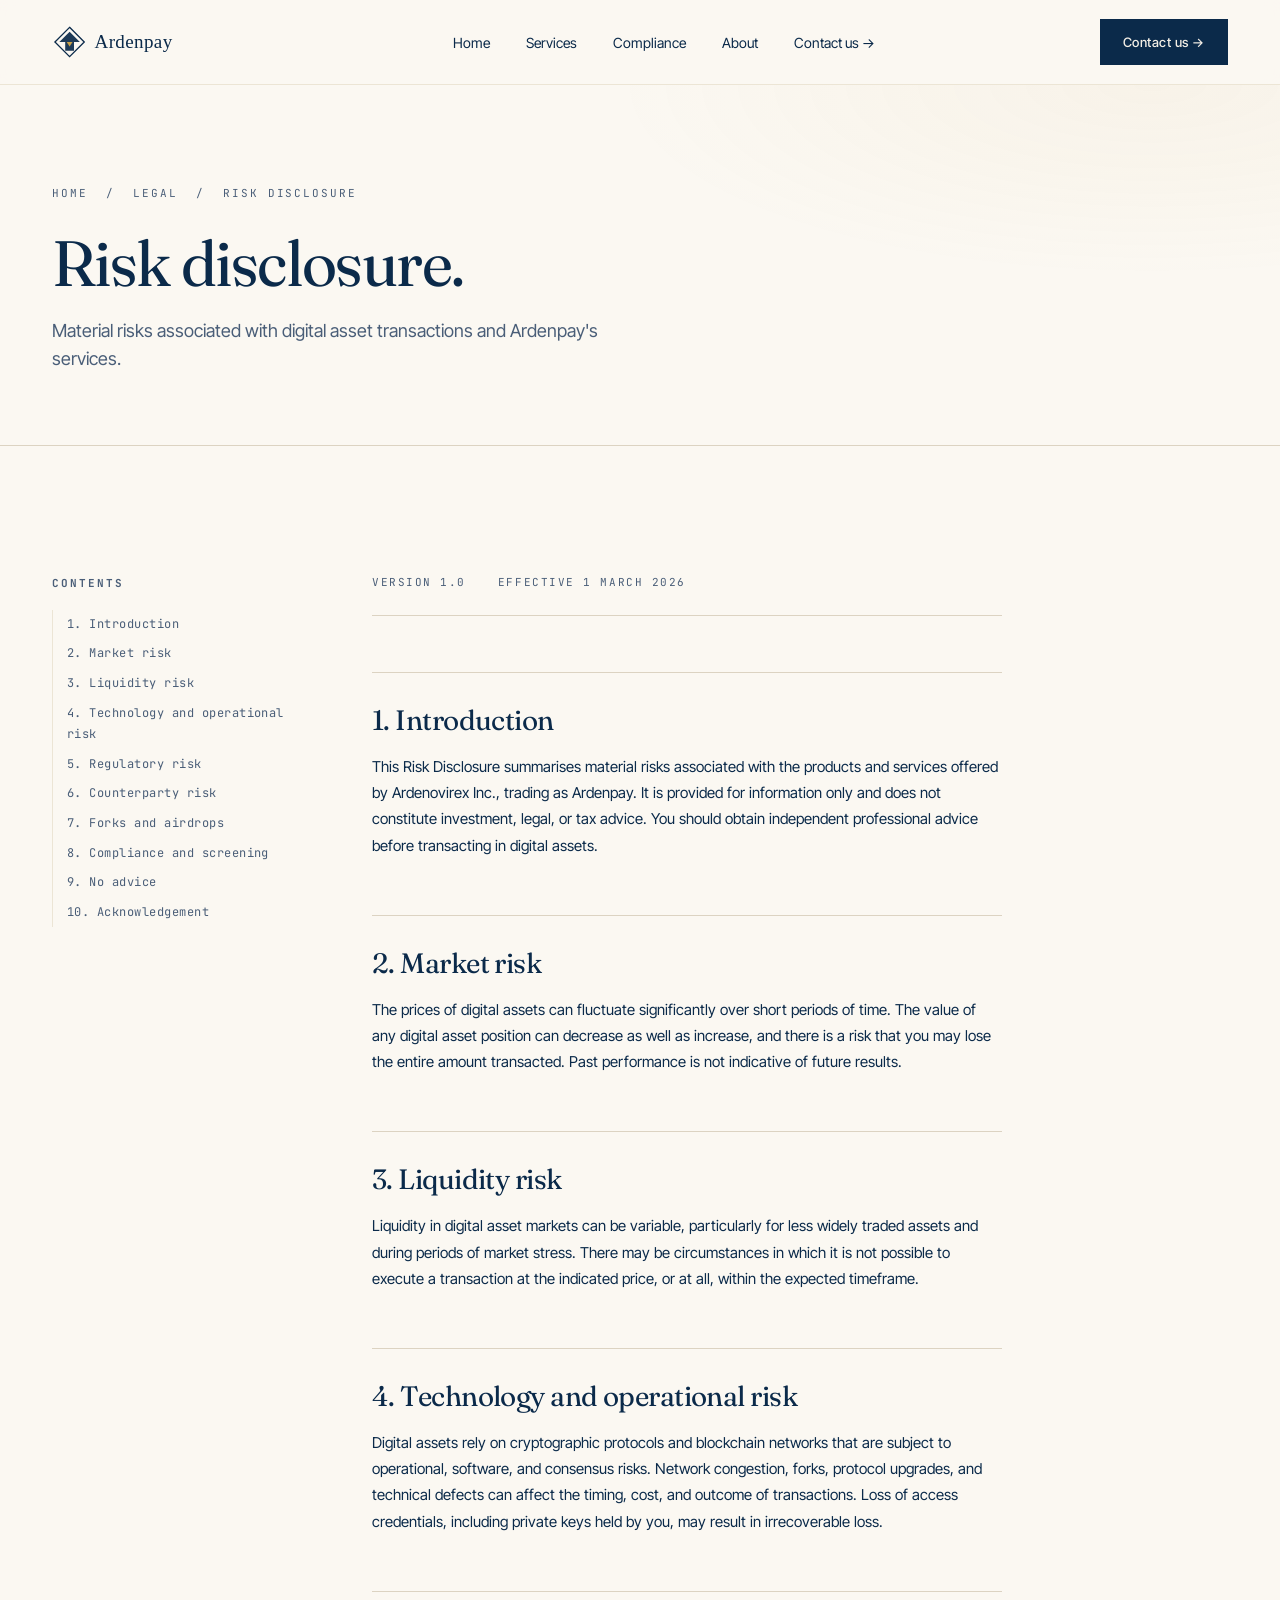
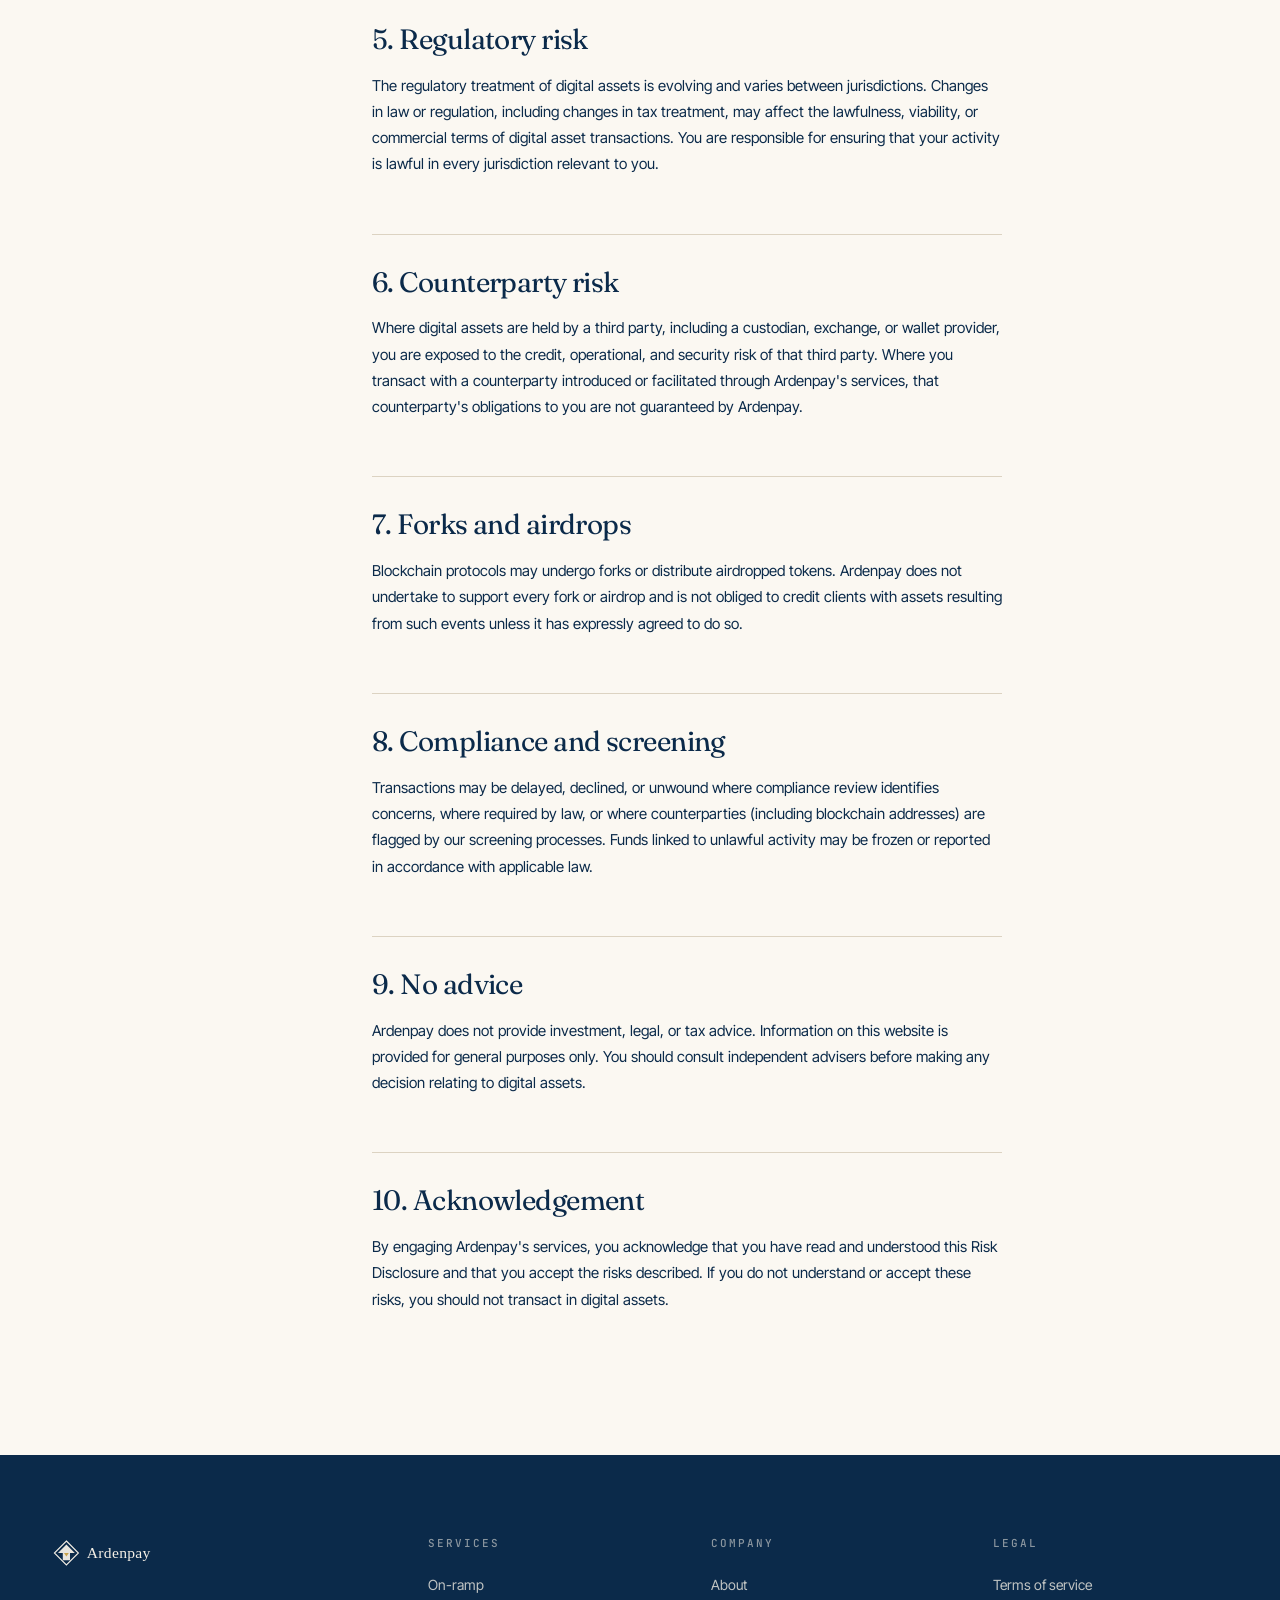
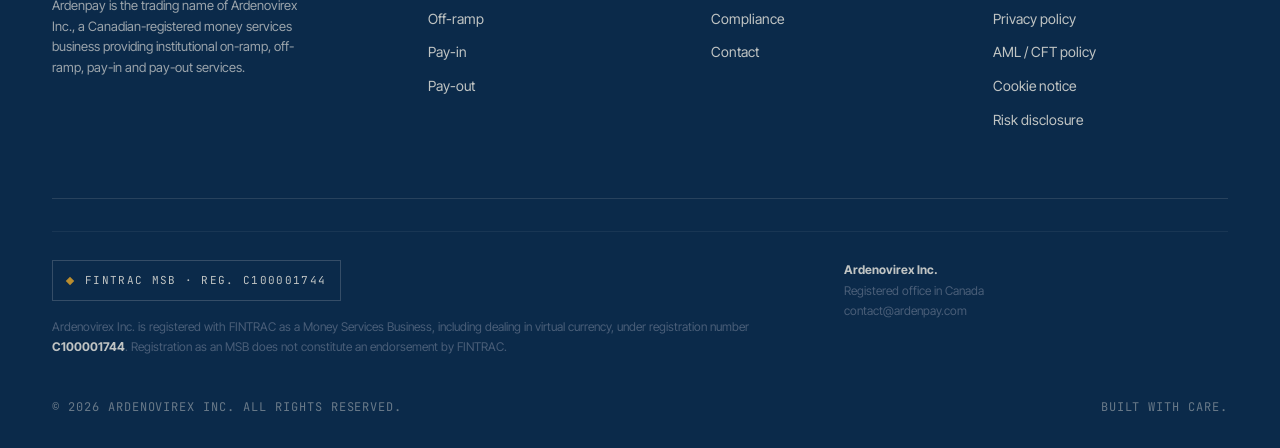
<file: legal/risk.html>
<!doctype html>
<html lang="en">
<head>
  <meta charset="utf-8">
  <meta name="viewport" content="width=device-width, initial-scale=1">
  <title>Risk disclosure — Ardenpay</title>
  <link rel="icon" type="image/svg+xml" href="../assets/favicon.svg">
  <link rel="preconnect" href="https://fonts.googleapis.com">
  <link rel="preconnect" href="https://fonts.gstatic.com" crossorigin>
  <link href="https://fonts.googleapis.com/css2?family=Fraunces:opsz,wght,SOFT@9..144,300..600,30..100&family=Inter+Tight:wght@400;500;600&family=JetBrains+Mono:wght@400;500&display=swap" rel="stylesheet">
  <link rel="stylesheet" href="../assets/style.css">
  <style>
    .legal-wrap { display: grid; grid-template-columns: 240px 1fr; gap: 80px; align-items: start; }
    @media (max-width: 980px) { .legal-wrap { grid-template-columns: 1fr; gap: 32px; } }
    .legal-toc { position: sticky; top: 100px; font-family: var(--mono); font-size: 12px; line-height: 1.8; letter-spacing: 0.04em; }
    .legal-toc h5 { font-size: 11px; letter-spacing: 0.18em; text-transform: uppercase; color: var(--ink-soft); margin-bottom: 16px; }
    .legal-toc a { display: block; color: var(--ink-soft); padding: 4px 0; border-left: 1px solid var(--rule-soft); padding-left: 14px; transition: all .2s ease; }
    .legal-toc a:hover { color: var(--ink); border-left-color: var(--gold); }
    .legal-body { max-width: 70ch; }
    .legal-body h2 { font-family: var(--serif); font-weight: 400; font-size: 28px; margin-top: 56px; margin-bottom: 18px; padding-top: 32px; border-top: 1px solid var(--rule); scroll-margin-top: 100px; }
    .legal-body h2:first-child { margin-top: 0; padding-top: 0; border-top: 0; }
    .legal-body h3 { font-family: var(--sans); font-size: 16px; font-weight: 600; margin-top: 28px; margin-bottom: 10px; }
    .legal-body p { font-size: 15px; line-height: 1.75; color: var(--ink); margin-bottom: 14px; }
    .legal-body ul { padding-left: 0; list-style: none; margin: 8px 0 18px; }
    .legal-body ul li { padding: 4px 0 4px 20px; position: relative; font-size: 15px; color: var(--ink); line-height: 1.7; }
    .legal-body ul li::before { content: ""; position: absolute; left: 0; top: 14px; width: 6px; height: 1px; background: var(--gold); }
    .legal-meta { display: flex; gap: 32px; padding-bottom: 24px; margin-bottom: 32px; border-bottom: 1px solid var(--rule); font-family: var(--mono); font-size: 11px; letter-spacing: 0.14em; text-transform: uppercase; color: var(--ink-soft); }
  </style>
</head>
<body>

<header class="site-header">
  <div class="container nav">
    <a class="nav-logo" href="../index.html"><img src="../assets/logo.svg" alt="Ardenpay"></a>
    <nav><ul class="nav-links">
      <li><a href="../index.html">Home</a></li>
      <li><a href="../services.html">Services</a></li>
      <li><a href="../compliance.html">Compliance</a></li>
      <li><a href="../about.html">About</a></li>
    
        <li><a href="../contact.html" class="mobile-cta">Contact us →</a></li>
      </ul></nav>
    <a href="../contact.html" class="nav-cta">Contact us →</a>
    <button class="nav-toggle" aria-label="Menu">
      <svg class="icon-open" width="22" height="22" viewBox="0 0 22 22" fill="none"><path d="M3 6h16M3 11h16M3 16h16" stroke="#0B2A4A" stroke-width="1.4"/></svg>
      <svg class="icon-close" width="22" height="22" viewBox="0 0 22 22" fill="none"><path d="M5 5l12 12M17 5L5 17" stroke="#0B2A4A" stroke-width="1.4"/></svg>
    </button>
  </div>
</header>

<section class="page-hero">
  <div class="container">
    <div class="crumb"><a href="../index.html">Home</a> &nbsp;/&nbsp; Legal &nbsp;/&nbsp; Risk disclosure</div>
    <h1>Risk disclosure.</h1>
    <p>Material risks associated with digital asset transactions and Ardenpay's services.</p>
  </div>
</section>

<section class="section">
  <div class="container legal-wrap">

    <aside class="legal-toc">
      <h5>Contents</h5>
      <a href="#intro">1. Introduction</a>
      <a href="#market">2. Market risk</a>
      <a href="#liquidity">3. Liquidity risk</a>
      <a href="#technology">4. Technology and operational risk</a>
      <a href="#regulatory">5. Regulatory risk</a>
      <a href="#counterparty">6. Counterparty risk</a>
      <a href="#forks-airdrops">7. Forks and airdrops</a>
      <a href="#aml">8. Compliance and screening</a>
      <a href="#no-advice">9. No advice</a>
      <a href="#acknowledgement">10. Acknowledgement</a>
    </aside>

    <div class="legal-body">
      <div class="legal-meta">
        <span>Version 1.0</span>
        <span>Effective 1 March 2026</span>
      </div>
      <h2 id="intro">1. Introduction</h2>
<p>This Risk Disclosure summarises material risks associated with the products and services offered by Ardenovirex Inc., trading as Ardenpay. It is provided for information only and does not constitute investment, legal, or tax advice. You should obtain independent professional advice before transacting in digital assets.</p>

<h2 id="market">2. Market risk</h2>
<p>The prices of digital assets can fluctuate significantly over short periods of time. The value of any digital asset position can decrease as well as increase, and there is a risk that you may lose the entire amount transacted. Past performance is not indicative of future results.</p>

<h2 id="liquidity">3. Liquidity risk</h2>
<p>Liquidity in digital asset markets can be variable, particularly for less widely traded assets and during periods of market stress. There may be circumstances in which it is not possible to execute a transaction at the indicated price, or at all, within the expected timeframe.</p>

<h2 id="technology">4. Technology and operational risk</h2>
<p>Digital assets rely on cryptographic protocols and blockchain networks that are subject to operational, software, and consensus risks. Network congestion, forks, protocol upgrades, and technical defects can affect the timing, cost, and outcome of transactions. Loss of access credentials, including private keys held by you, may result in irrecoverable loss.</p>

<h2 id="regulatory">5. Regulatory risk</h2>
<p>The regulatory treatment of digital assets is evolving and varies between jurisdictions. Changes in law or regulation, including changes in tax treatment, may affect the lawfulness, viability, or commercial terms of digital asset transactions. You are responsible for ensuring that your activity is lawful in every jurisdiction relevant to you.</p>

<h2 id="counterparty">6. Counterparty risk</h2>
<p>Where digital assets are held by a third party, including a custodian, exchange, or wallet provider, you are exposed to the credit, operational, and security risk of that third party. Where you transact with a counterparty introduced or facilitated through Ardenpay's services, that counterparty's obligations to you are not guaranteed by Ardenpay.</p>

<h2 id="forks-airdrops">7. Forks and airdrops</h2>
<p>Blockchain protocols may undergo forks or distribute airdropped tokens. Ardenpay does not undertake to support every fork or airdrop and is not obliged to credit clients with assets resulting from such events unless it has expressly agreed to do so.</p>

<h2 id="aml">8. Compliance and screening</h2>
<p>Transactions may be delayed, declined, or unwound where compliance review identifies concerns, where required by law, or where counterparties (including blockchain addresses) are flagged by our screening processes. Funds linked to unlawful activity may be frozen or reported in accordance with applicable law.</p>

<h2 id="no-advice">9. No advice</h2>
<p>Ardenpay does not provide investment, legal, or tax advice. Information on this website is provided for general purposes only. You should consult independent advisers before making any decision relating to digital assets.</p>

<h2 id="acknowledgement">10. Acknowledgement</h2>
<p>By engaging Ardenpay's services, you acknowledge that you have read and understood this Risk Disclosure and that you accept the risks described. If you do not understand or accept these risks, you should not transact in digital assets.</p>
    </div>
  </div>
</section>

<footer class="site-footer">
  <div class="container">
    <div class="footer-top">
      <div class="footer-brand">
        <img src="../assets/logo-light.svg" alt="Ardenpay">
        <p>Ardenpay is the trading name of Ardenovirex Inc., a Canadian-registered money services business providing institutional on-ramp, off-ramp, pay-in and pay-out services.</p>
      </div>
      <div class="footer-col">
        <h5>Services</h5>
        <ul>
          <li><a href="../services.html#onramp">On-ramp</a></li>
          <li><a href="../services.html#offramp">Off-ramp</a></li>
          <li><a href="../services.html#payin">Pay-in</a></li>
          <li><a href="../services.html#payout">Pay-out</a></li>
        </ul>
      </div>
      <div class="footer-col">
        <h5>Company</h5>
        <ul>
          <li><a href="../about.html">About</a></li>
          <li><a href="../compliance.html">Compliance</a></li>
          <li><a href="../contact.html">Contact</a></li>
        </ul>
      </div>
      <div class="footer-col">
        <h5>Legal</h5>
        <ul>
          <li><a href="terms.html">Terms of service</a></li>
          <li><a href="privacy.html">Privacy policy</a></li>
          <li><a href="aml.html">AML / CFT policy</a></li>
          <li><a href="cookies.html">Cookie notice</a></li>
          <li><a href="risk.html">Risk disclosure</a></li>
        </ul>
      </div>
    </div>
    <div class="footer-legal">
      <div>
        <span class="compliance-badge"><span class="dot"></span>FINTRAC MSB · Reg. C100001744</span>
        <p>Ardenovirex Inc. is registered with FINTRAC as a Money Services Business, including dealing in virtual currency, under registration number <strong style="color: rgba(244,239,230,0.78);">C100001744</strong>. Registration as an MSB does not constitute an endorsement by FINTRAC.</p>
      </div>
      <div>
        <p><strong style="color: rgba(244,239,230,0.78);">Ardenovirex Inc.</strong><br>Registered office in Canada<br>contact@ardenpay.com</p>
      </div>
    </div>
    <div class="footer-bottom">
      <span>© 2026 Ardenovirex Inc. All rights reserved.</span>
      <span>Built with care.</span>
    </div>
  </div>
</footer>
<script src="../assets/nav.js"></script>
</body>
</html>
</file>
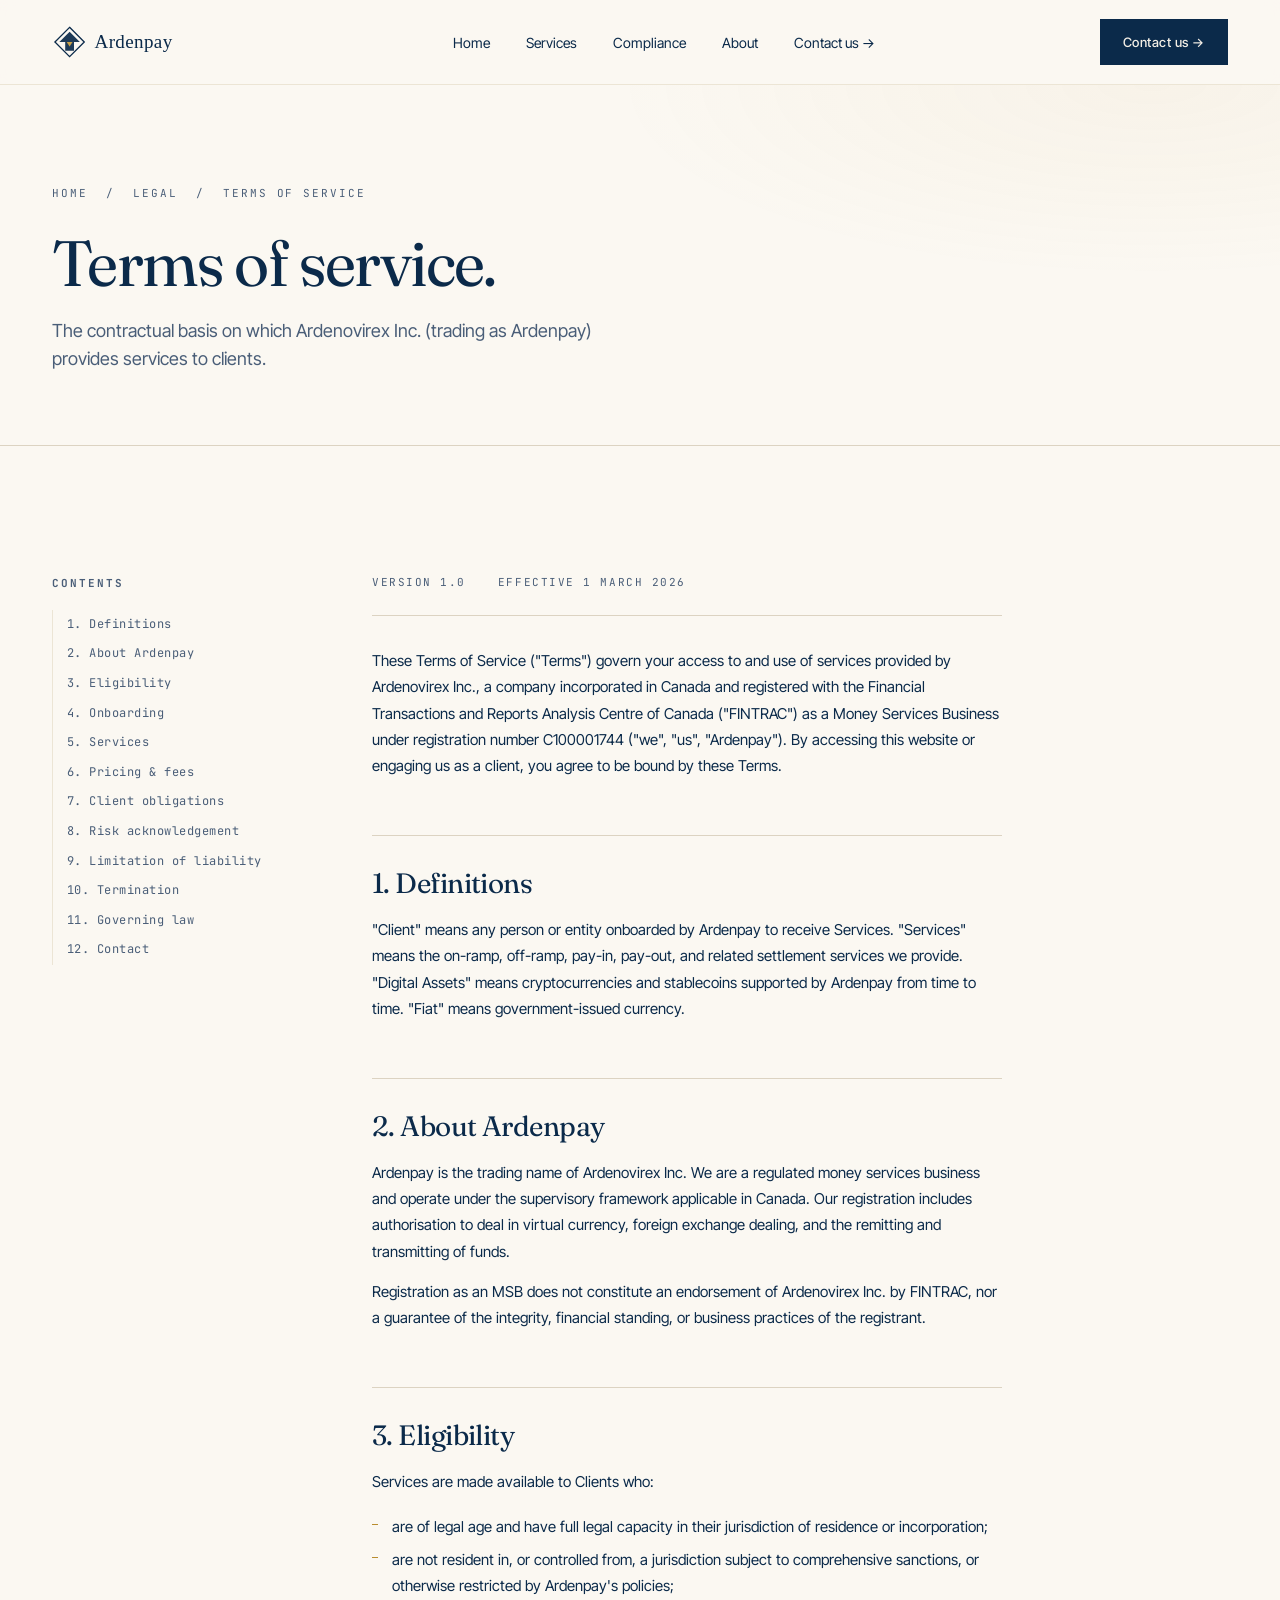
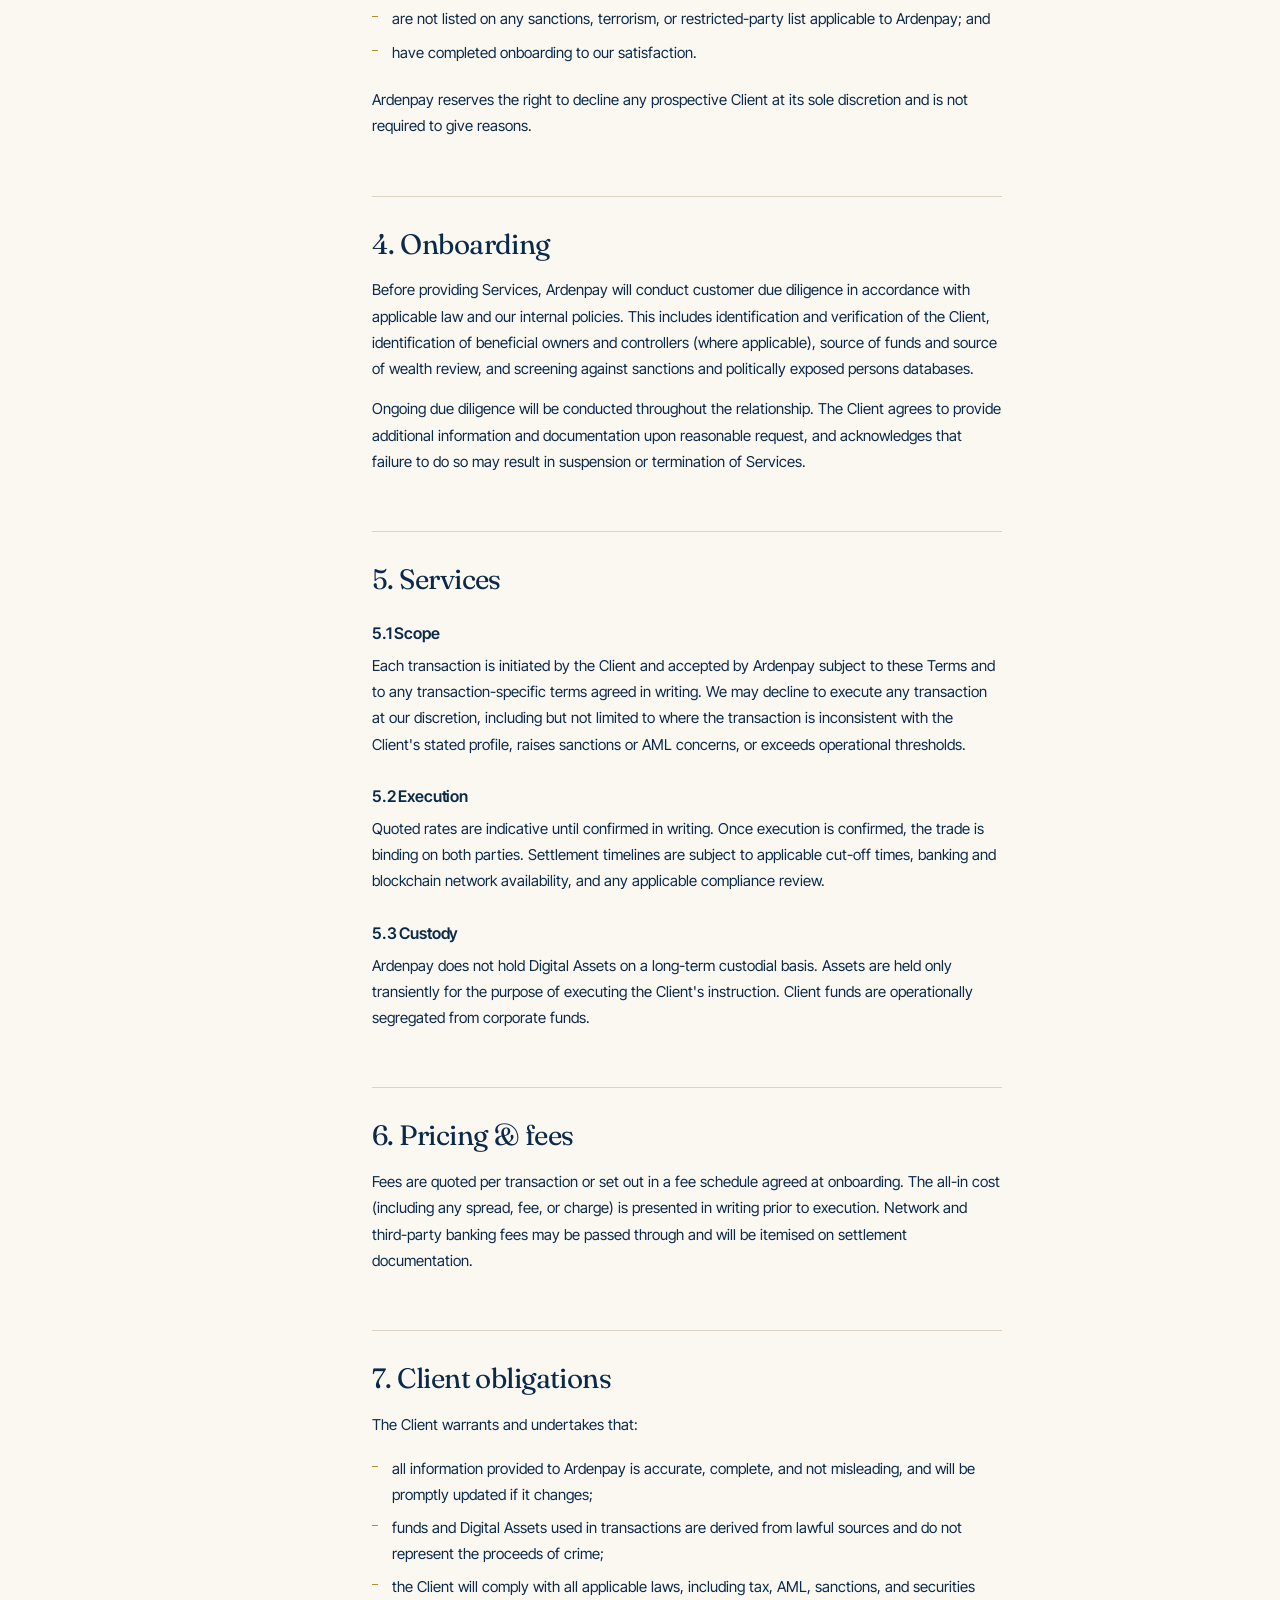
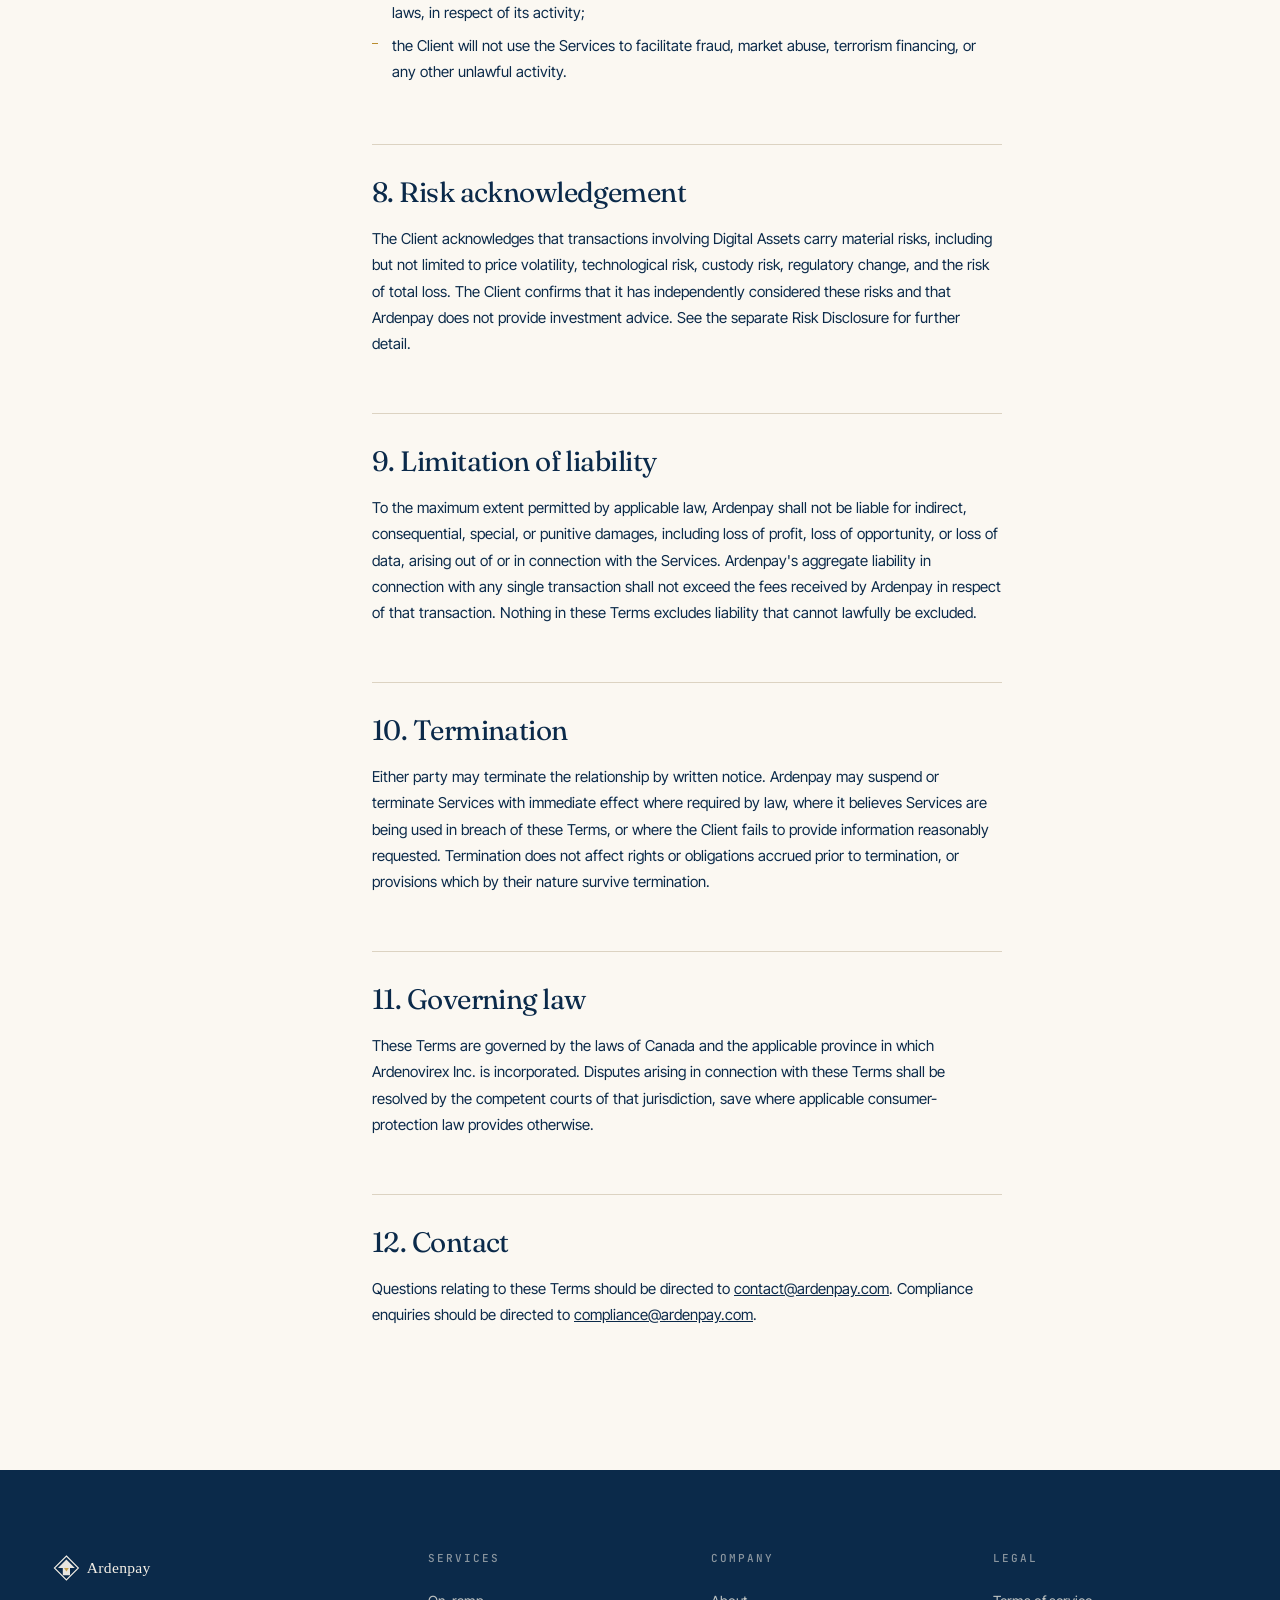
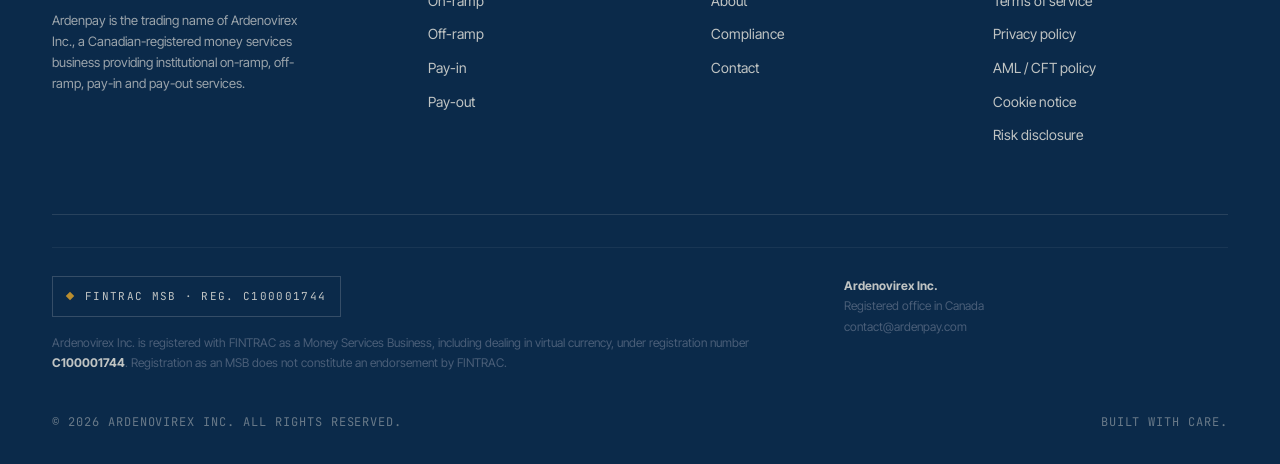
<file: legal/terms.html>
<!doctype html>
<html lang="en">
<head>
  <meta charset="utf-8">
  <meta name="viewport" content="width=device-width, initial-scale=1">
  <title>Terms of service — Ardenpay</title>
  <link rel="icon" type="image/svg+xml" href="../assets/favicon.svg">
  <link rel="preconnect" href="https://fonts.googleapis.com">
  <link rel="preconnect" href="https://fonts.gstatic.com" crossorigin>
  <link href="https://fonts.googleapis.com/css2?family=Fraunces:opsz,wght,SOFT@9..144,300..600,30..100&family=Inter+Tight:wght@400;500;600&family=JetBrains+Mono:wght@400;500&display=swap" rel="stylesheet">
  <link rel="stylesheet" href="../assets/style.css">
  <style>
    .legal-wrap { display: grid; grid-template-columns: 240px 1fr; gap: 80px; align-items: start; }
    @media (max-width: 980px) { .legal-wrap { grid-template-columns: 1fr; gap: 32px; } }
    .legal-toc {
      position: sticky; top: 100px;
      font-family: var(--mono); font-size: 12px; line-height: 1.8;
      letter-spacing: 0.04em;
    }
    .legal-toc h5 {
      font-size: 11px; letter-spacing: 0.18em; text-transform: uppercase;
      color: var(--ink-soft); margin-bottom: 16px;
    }
    .legal-toc a {
      display: block; color: var(--ink-soft); padding: 4px 0;
      border-left: 1px solid var(--rule-soft); padding-left: 14px;
      transition: all .2s ease;
    }
    .legal-toc a:hover { color: var(--ink); border-left-color: var(--gold); }

    .legal-body { max-width: 70ch; }
    .legal-body h2 {
      font-family: var(--serif); font-weight: 400; font-size: 28px;
      margin-top: 56px; margin-bottom: 18px;
      padding-top: 32px; border-top: 1px solid var(--rule);
      scroll-margin-top: 100px;
    }
    .legal-body h2:first-child { margin-top: 0; padding-top: 0; border-top: 0; }
    .legal-body h3 {
      font-family: var(--sans); font-size: 16px; font-weight: 600;
      margin-top: 28px; margin-bottom: 10px;
    }
    .legal-body p {
      font-size: 15px; line-height: 1.75; color: var(--ink); margin-bottom: 14px;
    }
    .legal-body ul {
      padding-left: 0; list-style: none; margin: 8px 0 18px;
    }
    .legal-body ul li {
      padding: 4px 0 4px 20px; position: relative;
      font-size: 15px; color: var(--ink); line-height: 1.7;
    }
    .legal-body ul li::before {
      content: ""; position: absolute; left: 0; top: 14px;
      width: 6px; height: 1px; background: var(--gold);
    }
    .legal-meta {
      display: flex; gap: 32px; padding-bottom: 24px;
      margin-bottom: 32px; border-bottom: 1px solid var(--rule);
      font-family: var(--mono); font-size: 11px;
      letter-spacing: 0.14em; text-transform: uppercase; color: var(--ink-soft);
    }
  </style>
</head>
<body>

<header class="site-header">
  <div class="container nav">
    <a class="nav-logo" href="../index.html"><img src="../assets/logo.svg" alt="Ardenpay"></a>
    <nav><ul class="nav-links">
      <li><a href="../index.html">Home</a></li>
      <li><a href="../services.html">Services</a></li>
      <li><a href="../compliance.html">Compliance</a></li>
      <li><a href="../about.html">About</a></li>
    
        <li><a href="../contact.html" class="mobile-cta">Contact us →</a></li>
      </ul></nav>
    <a href="../contact.html" class="nav-cta">Contact us →</a>
    <button class="nav-toggle" aria-label="Menu">
      <svg class="icon-open" width="22" height="22" viewBox="0 0 22 22" fill="none"><path d="M3 6h16M3 11h16M3 16h16" stroke="#0B2A4A" stroke-width="1.4"/></svg>
      <svg class="icon-close" width="22" height="22" viewBox="0 0 22 22" fill="none"><path d="M5 5l12 12M17 5L5 17" stroke="#0B2A4A" stroke-width="1.4"/></svg>
    </button>
  </div>
</header>

<section class="page-hero">
  <div class="container">
    <div class="crumb"><a href="../index.html">Home</a> &nbsp;/&nbsp; Legal &nbsp;/&nbsp; Terms of service</div>
    <h1>Terms of service.</h1>
    <p>The contractual basis on which Ardenovirex Inc. (trading as Ardenpay) provides services to clients.</p>
  </div>
</section>

<section class="section">
  <div class="container legal-wrap">

    <aside class="legal-toc">
      <h5>Contents</h5>
      <a href="#s1">1. Definitions</a>
      <a href="#s2">2. About Ardenpay</a>
      <a href="#s3">3. Eligibility</a>
      <a href="#s4">4. Onboarding</a>
      <a href="#s5">5. Services</a>
      <a href="#s6">6. Pricing & fees</a>
      <a href="#s7">7. Client obligations</a>
      <a href="#s8">8. Risk acknowledgement</a>
      <a href="#s9">9. Limitation of liability</a>
      <a href="#s10">10. Termination</a>
      <a href="#s11">11. Governing law</a>
      <a href="#s12">12. Contact</a>
    </aside>

    <div class="legal-body">
      <div class="legal-meta">
        <span>Version 1.0</span>
        <span>Effective 1 March 2026</span>
      </div>

      <p>These Terms of Service ("Terms") govern your access to and use of services provided by Ardenovirex Inc., a company incorporated in Canada and registered with the Financial Transactions and Reports Analysis Centre of Canada ("FINTRAC") as a Money Services Business under registration number C100001744 ("we", "us", "Ardenpay"). By accessing this website or engaging us as a client, you agree to be bound by these Terms.</p>

      <h2 id="s1">1. Definitions</h2>
      <p>"Client" means any person or entity onboarded by Ardenpay to receive Services. "Services" means the on-ramp, off-ramp, pay-in, pay-out, and related settlement services we provide. "Digital Assets" means cryptocurrencies and stablecoins supported by Ardenpay from time to time. "Fiat" means government-issued currency.</p>

      <h2 id="s2">2. About Ardenpay</h2>
      <p>Ardenpay is the trading name of Ardenovirex Inc. We are a regulated money services business and operate under the supervisory framework applicable in Canada. Our registration includes authorisation to deal in virtual currency, foreign exchange dealing, and the remitting and transmitting of funds.</p>
      <p>Registration as an MSB does not constitute an endorsement of Ardenovirex Inc. by FINTRAC, nor a guarantee of the integrity, financial standing, or business practices of the registrant.</p>

      <h2 id="s3">3. Eligibility</h2>
      <p>Services are made available to Clients who:</p>
      <ul>
        <li>are of legal age and have full legal capacity in their jurisdiction of residence or incorporation;</li>
        <li>are not resident in, or controlled from, a jurisdiction subject to comprehensive sanctions, or otherwise restricted by Ardenpay's policies;</li>
        <li>are not listed on any sanctions, terrorism, or restricted-party list applicable to Ardenpay; and</li>
        <li>have completed onboarding to our satisfaction.</li>
      </ul>
      <p>Ardenpay reserves the right to decline any prospective Client at its sole discretion and is not required to give reasons.</p>

      <h2 id="s4">4. Onboarding</h2>
      <p>Before providing Services, Ardenpay will conduct customer due diligence in accordance with applicable law and our internal policies. This includes identification and verification of the Client, identification of beneficial owners and controllers (where applicable), source of funds and source of wealth review, and screening against sanctions and politically exposed persons databases.</p>
      <p>Ongoing due diligence will be conducted throughout the relationship. The Client agrees to provide additional information and documentation upon reasonable request, and acknowledges that failure to do so may result in suspension or termination of Services.</p>

      <h2 id="s5">5. Services</h2>
      <h3>5.1 Scope</h3>
      <p>Each transaction is initiated by the Client and accepted by Ardenpay subject to these Terms and to any transaction-specific terms agreed in writing. We may decline to execute any transaction at our discretion, including but not limited to where the transaction is inconsistent with the Client's stated profile, raises sanctions or AML concerns, or exceeds operational thresholds.</p>
      <h3>5.2 Execution</h3>
      <p>Quoted rates are indicative until confirmed in writing. Once execution is confirmed, the trade is binding on both parties. Settlement timelines are subject to applicable cut-off times, banking and blockchain network availability, and any applicable compliance review.</p>
      <h3>5.3 Custody</h3>
      <p>Ardenpay does not hold Digital Assets on a long-term custodial basis. Assets are held only transiently for the purpose of executing the Client's instruction. Client funds are operationally segregated from corporate funds.</p>

      <h2 id="s6">6. Pricing & fees</h2>
      <p>Fees are quoted per transaction or set out in a fee schedule agreed at onboarding. The all-in cost (including any spread, fee, or charge) is presented in writing prior to execution. Network and third-party banking fees may be passed through and will be itemised on settlement documentation.</p>

      <h2 id="s7">7. Client obligations</h2>
      <p>The Client warrants and undertakes that:</p>
      <ul>
        <li>all information provided to Ardenpay is accurate, complete, and not misleading, and will be promptly updated if it changes;</li>
        <li>funds and Digital Assets used in transactions are derived from lawful sources and do not represent the proceeds of crime;</li>
        <li>the Client will comply with all applicable laws, including tax, AML, sanctions, and securities laws, in respect of its activity;</li>
        <li>the Client will not use the Services to facilitate fraud, market abuse, terrorism financing, or any other unlawful activity.</li>
      </ul>

      <h2 id="s8">8. Risk acknowledgement</h2>
      <p>The Client acknowledges that transactions involving Digital Assets carry material risks, including but not limited to price volatility, technological risk, custody risk, regulatory change, and the risk of total loss. The Client confirms that it has independently considered these risks and that Ardenpay does not provide investment advice. See the separate Risk Disclosure for further detail.</p>

      <h2 id="s9">9. Limitation of liability</h2>
      <p>To the maximum extent permitted by applicable law, Ardenpay shall not be liable for indirect, consequential, special, or punitive damages, including loss of profit, loss of opportunity, or loss of data, arising out of or in connection with the Services. Ardenpay's aggregate liability in connection with any single transaction shall not exceed the fees received by Ardenpay in respect of that transaction. Nothing in these Terms excludes liability that cannot lawfully be excluded.</p>

      <h2 id="s10">10. Termination</h2>
      <p>Either party may terminate the relationship by written notice. Ardenpay may suspend or terminate Services with immediate effect where required by law, where it believes Services are being used in breach of these Terms, or where the Client fails to provide information reasonably requested. Termination does not affect rights or obligations accrued prior to termination, or provisions which by their nature survive termination.</p>

      <h2 id="s11">11. Governing law</h2>
      <p>These Terms are governed by the laws of Canada and the applicable province in which Ardenovirex Inc. is incorporated. Disputes arising in connection with these Terms shall be resolved by the competent courts of that jurisdiction, save where applicable consumer-protection law provides otherwise.</p>

      <h2 id="s12">12. Contact</h2>
      <p>Questions relating to these Terms should be directed to <a href="mailto:contact@ardenpay.com" style="color: var(--ink); text-decoration: underline;">contact@ardenpay.com</a>. Compliance enquiries should be directed to <a href="mailto:compliance@ardenpay.com" style="color: var(--ink); text-decoration: underline;">compliance@ardenpay.com</a>.</p>
    </div>
  </div>
</section>

<!-- FOOTER -->
<footer class="site-footer">
  <div class="container">
    <div class="footer-top">
      <div class="footer-brand">
        <img src="../assets/logo-light.svg" alt="Ardenpay">
        <p>Ardenpay is the trading name of Ardenovirex Inc., a Canadian-registered money services business providing institutional on-ramp, off-ramp, pay-in and pay-out services.</p>
      </div>
      <div class="footer-col">
        <h5>Services</h5>
        <ul>
          <li><a href="../services.html#onramp">On-ramp</a></li>
          <li><a href="../services.html#offramp">Off-ramp</a></li>
          <li><a href="../services.html#payin">Pay-in</a></li>
          <li><a href="../services.html#payout">Pay-out</a></li>
        </ul>
      </div>
      <div class="footer-col">
        <h5>Company</h5>
        <ul>
          <li><a href="../about.html">About</a></li>
          <li><a href="../compliance.html">Compliance</a></li>
          <li><a href="../contact.html">Contact</a></li>
        </ul>
      </div>
      <div class="footer-col">
        <h5>Legal</h5>
        <ul>
          <li><a href="terms.html">Terms of service</a></li>
          <li><a href="privacy.html">Privacy policy</a></li>
          <li><a href="aml.html">AML / CFT policy</a></li>
          <li><a href="cookies.html">Cookie notice</a></li>
          <li><a href="risk.html">Risk disclosure</a></li>
        </ul>
      </div>
    </div>
    <div class="footer-legal">
      <div>
        <span class="compliance-badge"><span class="dot"></span>FINTRAC MSB · Reg. C100001744</span>
        <p>Ardenovirex Inc. is registered with FINTRAC as a Money Services Business, including dealing in virtual currency, under registration number <strong style="color: rgba(244,239,230,0.78);">C100001744</strong>. Registration as an MSB does not constitute an endorsement by FINTRAC.</p>
      </div>
      <div>
        <p><strong style="color: rgba(244,239,230,0.78);">Ardenovirex Inc.</strong><br>Registered office in Canada<br>contact@ardenpay.com</p>
      </div>
    </div>
    <div class="footer-bottom">
      <span>© 2026 Ardenovirex Inc. All rights reserved.</span>
      <span>Built with care.</span>
    </div>
  </div>
</footer>
<script src="../assets/nav.js"></script>
</body>
</html>
</file>
<file: assets/style.css>
/* ============================================================
   Ardenpay — design system
   Aesthetic: institutional, light, restrained luxury
   ============================================================ */

:root {
  /* Palette */
  --ink: #0B2A4A;          /* deep navy — primary */
  --ink-2: #163A60;        /* navy hover */
  --ink-soft: #4A5E78;     /* secondary text */
  --ivory: #F4EFE6;        /* background warm white */
  --paper: #FBF8F2;        /* page background */
  --rule: #DCD3C2;         /* hairline rules */
  --rule-soft: #ECE5D5;
  --gold: #B98D2F;         /* refined gold accent */
  --gold-soft: #C9A24A;
  --error: #8B2F2F;
  --success: #2F6B4A;

  /* Type */
  --serif: 'Fraunces', 'Cormorant Garamond', Georgia, 'Times New Roman', serif;
  --sans: 'Inter Tight', 'Helvetica Neue', system-ui, sans-serif;
  --mono: 'JetBrains Mono', ui-monospace, 'SF Mono', Menlo, monospace;

  /* Layout */
  --max: 1240px;
  --gutter: 32px;
  --radius: 2px;
}

* { box-sizing: border-box; margin: 0; padding: 0; }

html, body {
  overflow-x: hidden;
  width: 100%;
}

html { scroll-behavior: smooth; -webkit-text-size-adjust: 100%; }

body {
  background: var(--paper);
  color: var(--ink);
  font-family: var(--sans);
  font-size: 16px;
  line-height: 1.55;
  font-weight: 400;
  -webkit-font-smoothing: antialiased;
  text-rendering: optimizeLegibility;
}

a { color: inherit; text-decoration: none; }
a:focus-visible, button:focus-visible {
  outline: 1px solid var(--gold);
  outline-offset: 3px;
}

img, svg { display: block; max-width: 100%; }

/* ---------- Layout ---------- */
.container {
  max-width: var(--max);
  margin: 0 auto;
  padding: 0 var(--gutter);
}

.rule { height: 1px; background: var(--rule); border: 0; }
.rule-soft { height: 1px; background: var(--rule-soft); border: 0; }

/* ---------- Typography ---------- */
.eyebrow {
  font-family: var(--mono);
  font-size: 11px;
  font-weight: 500;
  letter-spacing: 0.18em;
  text-transform: uppercase;
  color: var(--ink-soft);
}

.eyebrow .bullet {
  display: inline-block;
  width: 6px; height: 6px;
  background: var(--gold);
  margin-right: 10px;
  vertical-align: middle;
  transform: rotate(45deg);
}

h1, h2, h3, h4 {
  font-family: var(--serif);
  font-weight: 400;
  letter-spacing: -0.01em;
  color: var(--ink);
}

h1 {
  font-size: clamp(40px, 5.6vw, 76px);
  line-height: 1.02;
  letter-spacing: -0.025em;
}

h1 em {
  font-style: italic;
  font-weight: 300;
  color: var(--gold);
}

h2 {
  font-size: clamp(30px, 3.6vw, 46px);
  line-height: 1.1;
  letter-spacing: -0.02em;
}

h3 {
  font-size: 22px;
  line-height: 1.25;
  font-weight: 500;
}

h4 {
  font-size: 17px;
  font-family: var(--sans);
  font-weight: 600;
  letter-spacing: 0;
}

p { color: var(--ink-soft); }
.lede { font-size: 19px; line-height: 1.55; color: var(--ink-soft); max-width: 60ch; }

/* ---------- Header ---------- */
.site-header {
  position: sticky; top: 0; z-index: 50;
  background: rgba(251, 248, 242, 0.88);
  backdrop-filter: saturate(140%) blur(8px);
  -webkit-backdrop-filter: saturate(140%) blur(8px);
  border-bottom: 1px solid var(--rule-soft);
}

.nav {
  display: flex; align-items: center; justify-content: space-between;
  height: 84px;
}

.nav-logo {
  display: inline-flex;
  align-items: center;
  transition: opacity .2s ease;
}
.nav-logo:hover { opacity: 0.78; }
.nav-logo svg,
.nav-logo img { height: 44px; width: auto; display: block; }

.nav-links {
  display: flex;
  align-items: center;
  gap: 36px;
  list-style: none;
}

.nav-links a {
  font-size: 14px;
  color: var(--ink);
  position: relative;
  padding: 4px 0;
  transition: color .2s ease;
}

.nav-links a::after {
  content: ""; position: absolute; left: 0; right: 0; bottom: -2px;
  height: 1px; background: var(--gold); transform: scaleX(0);
  transform-origin: left; transition: transform .3s ease;
}

.nav-links a:hover { color: var(--ink); }
.nav-links a:hover::after, .nav-links a.active::after { transform: scaleX(1); }

.nav-cta {
  font-size: 13px;
  font-weight: 500;
  padding: 12px 22px;
  border: 1px solid var(--ink);
  background: var(--ink);
  color: var(--ivory);
  letter-spacing: 0.04em;
  transition: background .2s ease, color .2s ease;
  cursor: pointer;
}

.nav-cta:hover { background: var(--ink-2); }

.nav-toggle { display: none; background: transparent; border: 0; cursor: pointer; }

/* ---------- Buttons ---------- */
.btn {
  display: inline-flex; align-items: center; gap: 10px;
  font-family: var(--sans);
  font-size: 14px;
  font-weight: 500;
  letter-spacing: 0.04em;
  padding: 16px 28px;
  border: 1px solid var(--ink);
  background: var(--ink);
  color: var(--ivory);
  cursor: pointer;
  transition: all .25s ease;
}

.btn:hover { background: var(--ink-2); }

.btn--ghost {
  background: transparent;
  color: var(--ink);
}
.btn--ghost:hover { background: var(--ink); color: var(--ivory); }

.btn .arrow {
  width: 14px; height: 14px;
  transition: transform .25s ease;
}
.btn:hover .arrow { transform: translateX(4px); }

/* ---------- Section frame ---------- */
.section {
  padding: clamp(72px, 10vw, 140px) 0;
  position: relative;
}

.section--ivory { background: var(--ivory); }
.section--ink   { background: var(--ink); color: var(--ivory); }
.section--ink h1, .section--ink h2, .section--ink h3, .section--ink h4 { color: var(--ivory); }
.section--ink p { color: rgba(244, 239, 230, 0.72); }
.section--ink .eyebrow { color: rgba(244, 239, 230, 0.55); }

.section-head {
  display: grid;
  grid-template-columns: 1fr 2fr;
  gap: 64px;
  align-items: end;
  margin-bottom: 72px;
}

@media (max-width: 880px) {
  .section-head { grid-template-columns: 1fr; gap: 24px; margin-bottom: 48px; }
}

/* ---------- Decorative ticker ---------- */
.ticker {
  border-top: 1px solid var(--rule);
  border-bottom: 1px solid var(--rule);
  overflow: hidden;
  background: var(--ivory);
}
.ticker-inner {
  display: flex;
  gap: 64px;
  padding: 18px 0;
  animation: tickerScroll 60s linear infinite;
  white-space: nowrap;
  width: max-content;
}
.ticker span {
  font-family: var(--mono);
  font-size: 12px;
  letter-spacing: 0.16em;
  text-transform: uppercase;
  color: var(--ink-soft);
}
.ticker span .dot { color: var(--gold); margin: 0 10px; }
@keyframes tickerScroll {
  from { transform: translateX(0); }
  to   { transform: translateX(-50%); }
}

/* ---------- Footer ---------- */
.site-footer {
  background: var(--ink);
  color: rgba(244, 239, 230, 0.78);
  padding: 80px 0 32px;
  font-size: 14px;
}

.footer-top {
  display: grid;
  grid-template-columns: 1.4fr 1fr 1fr 1fr;
  gap: 48px;
  padding-bottom: 56px;
  border-bottom: 1px solid rgba(244, 239, 230, 0.12);
}

@media (max-width: 880px) {
  .footer-top { grid-template-columns: 1fr 1fr; gap: 40px; }
}

.footer-brand svg,
.footer-brand img { height: 36px; width: auto; margin-bottom: 24px; }

.footer-brand p {
  color: rgba(244, 239, 230, 0.62);
  font-size: 13px;
  line-height: 1.6;
  max-width: 32ch;
}

.footer-col h5 {
  font-family: var(--mono);
  font-size: 11px;
  font-weight: 500;
  letter-spacing: 0.18em;
  text-transform: uppercase;
  color: rgba(244, 239, 230, 0.55);
  margin-bottom: 22px;
}

.footer-col ul { list-style: none; }
.footer-col li { margin-bottom: 12px; }
.footer-col a {
  color: rgba(244, 239, 230, 0.78);
  font-size: 14px;
  transition: color .2s;
}
.footer-col a:hover { color: var(--gold-soft); }

.footer-legal {
  margin-top: 32px;
  padding-top: 28px;
  display: grid;
  grid-template-columns: 2fr 1fr;
  gap: 24px;
  align-items: start;
  border-top: 1px solid rgba(244, 239, 230, 0.06);
  font-size: 12px;
  color: rgba(244, 239, 230, 0.5);
  line-height: 1.7;
}

.footer-legal .compliance-badge {
  display: inline-flex; align-items: center; gap: 12px;
  padding: 10px 14px;
  border: 1px solid rgba(244, 239, 230, 0.18);
  font-family: var(--mono);
  font-size: 11px;
  letter-spacing: 0.12em;
  text-transform: uppercase;
  color: rgba(244, 239, 230, 0.78);
  margin-bottom: 16px;
}
.footer-legal .compliance-badge .dot {
  width: 6px; height: 6px; background: var(--gold); transform: rotate(45deg);
}

.footer-bottom {
  margin-top: 40px;
  display: flex; justify-content: space-between; flex-wrap: wrap; gap: 12px;
  font-size: 12px;
  color: rgba(244, 239, 230, 0.4);
  font-family: var(--mono);
  letter-spacing: 0.08em;
  text-transform: uppercase;
}

/* ---------- Subtle reveal ---------- */
.reveal {
  opacity: 0;
  transform: translateY(16px);
  animation: revealUp .9s cubic-bezier(.2,.7,.2,1) forwards;
}
.reveal.d1 { animation-delay: .12s; }
.reveal.d2 { animation-delay: .22s; }
.reveal.d3 { animation-delay: .32s; }
.reveal.d4 { animation-delay: .42s; }
.reveal.d5 { animation-delay: .52s; }

@keyframes revealUp {
  to { opacity: 1; transform: translateY(0); }
}

/* ---------- Page hero (inner pages) ---------- */
.page-hero {
  padding: 100px 0 72px;
  border-bottom: 1px solid var(--rule);
  background:
    radial-gradient(900px 320px at 90% 0%, rgba(201, 162, 74, 0.06), transparent 60%),
    var(--paper);
}
.page-hero .crumb {
  font-family: var(--mono);
  font-size: 11px;
  letter-spacing: 0.18em;
  text-transform: uppercase;
  color: var(--ink-soft);
  margin-bottom: 28px;
}
.page-hero .crumb a:hover { color: var(--gold); }
.page-hero h1 {
  font-size: clamp(40px, 5vw, 64px);
  max-width: 18ch;
}
.page-hero p {
  margin-top: 22px;
  font-size: 18px;
  max-width: 56ch;
}

/* ---------- Mobile ---------- */
@media (max-width: 720px) {
  :root { --gutter: 22px; }
  .footer-legal { grid-template-columns: 1fr; }

  .nav-toggle { display: block; z-index: 60; position: relative; }

  .nav-cta { display: none; } /* hidden on mobile — CTA shown inside menu */

  .nav-links {
    display: flex;
    position: fixed;
    top: 0; left: 0; right: 0;
    height: 100vh;
    background: var(--paper);
    flex-direction: column;
    justify-content: center;
    align-items: center;
    gap: 28px;
    transform: translateY(-100%);
    transition: transform .35s cubic-bezier(.5,0,.2,1);
    z-index: 55;
    padding: 80px 24px 40px;
  }

  body.menu-open .nav-links { transform: translateY(0); }
  body.menu-open { overflow: hidden; }

  .nav-links a {
    font-family: var(--serif);
    font-size: 32px;
    font-weight: 400;
    color: var(--ink);
    padding: 8px 0;
  }
  .nav-links a::after { display: none; }

  .nav-links li:last-child {
    margin-top: 32px;
    padding-top: 32px;
    border-top: 1px solid var(--rule);
    width: 100%;
    text-align: center;
  }
  .nav-links .mobile-cta {
    display: inline-block;
    font-family: var(--sans);
    font-size: 14px;
    padding: 14px 28px;
    background: var(--ink);
    color: var(--ivory);
    letter-spacing: 0.04em;
  }

  /* Close icon when menu is open */
  body.menu-open .nav-toggle .icon-open { display: none; }
  body.menu-open .nav-toggle .icon-close { display: block; }
  .nav-toggle .icon-close { display: none; }
}
</file>
